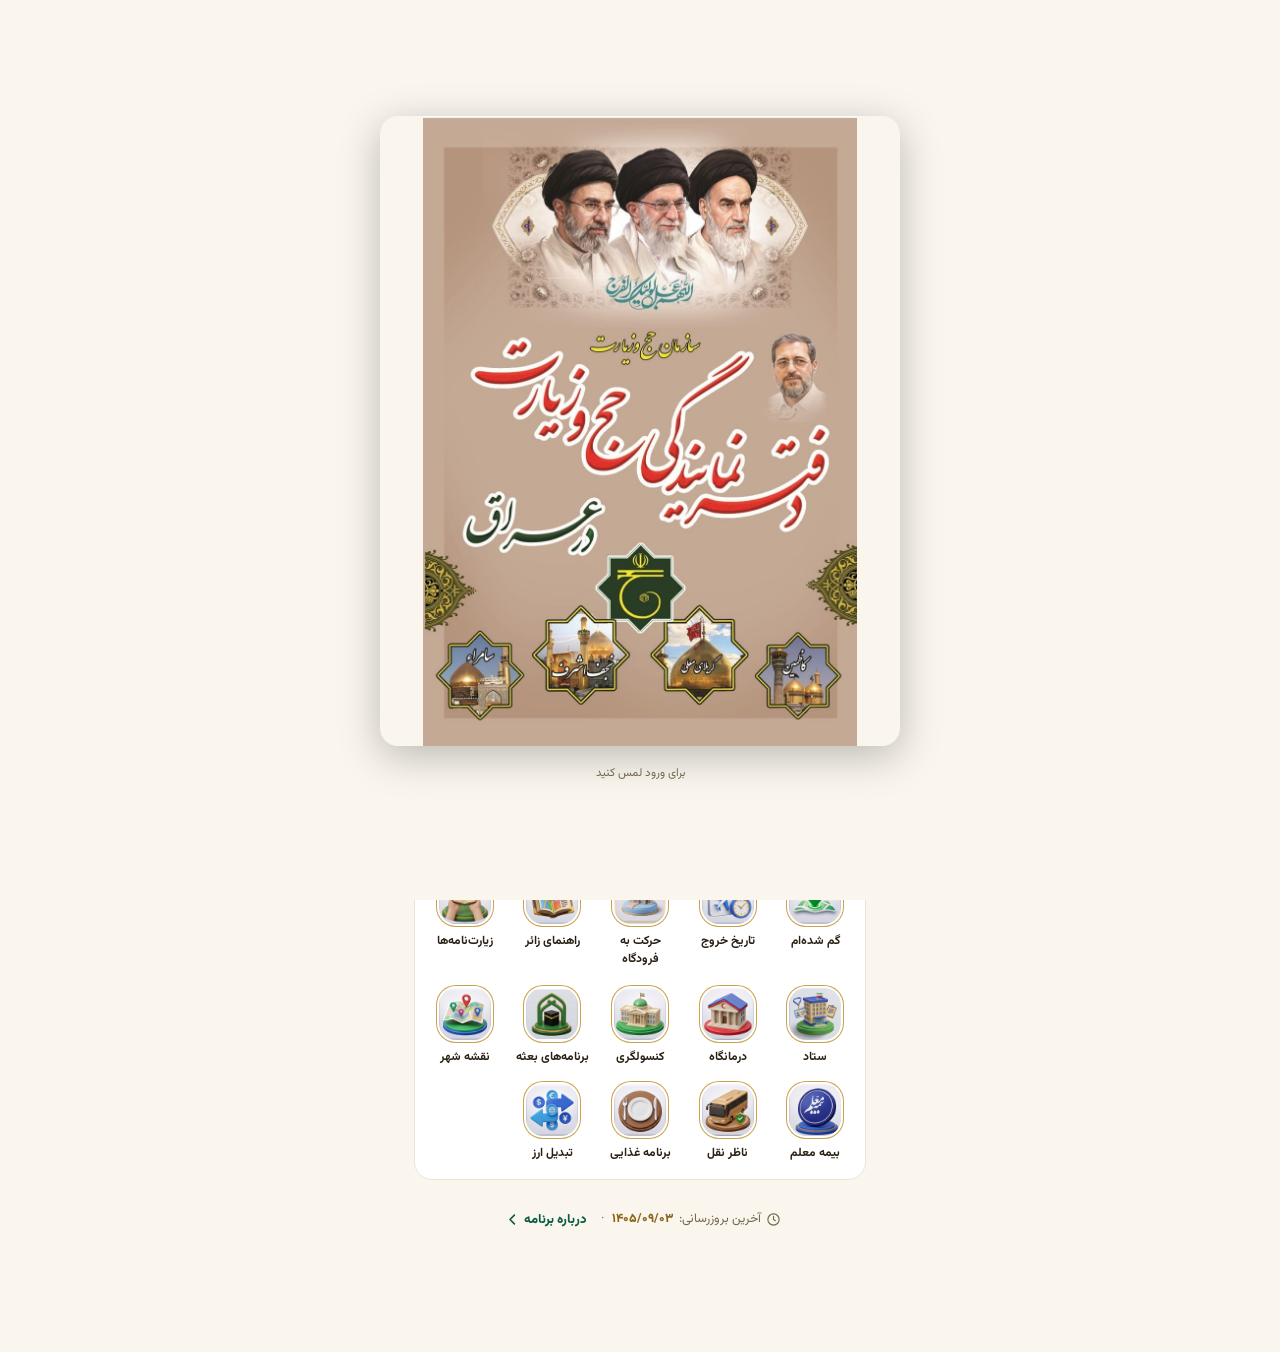
<file: index.html>
<!DOCTYPE html>
<html lang="fa" dir="rtl" data-theme="light">
<head>
  <meta charset="UTF-8">
  <meta name="viewport" content="width=device-width, initial-scale=1.0, user-scalable=no">
  <title>راهنمای کاروان | عراق</title>
  <meta name="description" content="راهنمای دیجیتال مدیران کاروان در عراق – ستادها، درمانگاه‌ها، شماره‌های تماس">
  <meta name="theme-color" content="#FAF6EE">
  <meta name="apple-mobile-web-app-capable" content="yes">
  <meta name="apple-mobile-web-app-status-bar-style" content="default">
  <meta name="apple-mobile-web-app-title" content="کاروان عراق">
  <link rel="manifest" href="manifest.json">
  <link rel="icon" type="image/png" href="app-icon-192.png">
  <link rel="apple-touch-icon" href="apple-touch-icon.png">
  <link rel="stylesheet" href="fonts/fonts.css">

  <style>
    /* ══════════════════════════════════════════
       طرح «معنوی و سنتی» — رنگ‌ها و اندازه‌ها
       همه کنتراست‌ها ≥ ۴٫۵ (بیشترشان ≥ ۶) در هر دو حالت
    ══════════════════════════════════════════ */
    :root {
      --bg:        #FAF6EE;
      --surface:   #F3ECDD;
      --card:      #FFFFFF;
      --card2:     #F7F0E2;
      --gold:      #0E5A44;   /* رنگ اصلی (سبز زمردی) — نام قدیمی برای سازگاری */
      --gold-l:    #147358;
      --gold-dim:  rgba(14,90,68,0.10);
      --gold-dim2: rgba(14,90,68,0.05);
      --pri-ink:   #0E5A44;   /* رنگ اصلی برای نوشته */
      --brass:     #8C6418;   /* طلایی برای نوشته */
      --brass-l:   #C9A24B;   /* طلایی تزئینی (خط و قاب) */
      --hdr-bg:    #0E5A44;
      --hdr-ink:   #FFF8E6;
      --emerald-l: #0E5A44;
      --ruby:      #B3261E;
      --ruby-l:    #B3261E;
      --blue-l:    #1C5C9E;
      --green-wa:  #128C4A;
      --c-hq:#0E5A44; --c-clinic:#B3261E; --c-consulate:#3B4592; --c-hotel:#7E5610; --c-ins:#1C5C9E; --c-transport:#944A04; --c-restaurant:#944A04; --c-parking:#17609E; --c-other:#55636B; --c-ziyarat:#00695C;
      --rgb-hq:14,90,68; --rgb-clinic:179,38,30; --rgb-consulate:59,69,146; --rgb-hotel:126,86,16; --rgb-ins:28,92,158; --rgb-transport:148,74,4; --rgb-restaurant:148,74,4; --rgb-parking:23,96,158; --rgb-other:85,99,107; --rgb-ziyarat:0,105,92;
      --i-hq:var(--c-hq); --i-clinic:var(--c-clinic); --i-consulate:var(--c-consulate); --i-hotel:var(--c-hotel); --i-ins:var(--c-ins); --i-transport:var(--c-transport); --i-restaurant:var(--c-restaurant); --i-parking:var(--c-parking); --i-other:var(--c-other); --i-ziyarat:var(--c-ziyarat);
      --text:      #2A2116;
      --muted:     #5E4F3A;
      --dim:       #75664D;
      --border:    #ECE5D5;
      --border-s:  #E0D6C1;
      --shadow:    0 1px 2px rgba(90,64,20,0.05);
      --seg:       rgba(120,96,48,0.09);
      --hdr-glass: rgba(250,246,238,0.88);
      --r:         18px;
      --r-sm:      12px;
      --font:      'Vazirmatn', sans-serif;
      --pat: url("data:image/svg+xml,%3Csvg xmlns='http://www.w3.org/2000/svg' width='48' height='48' viewBox='0 0 48 48'%3E%3Cg fill='none' stroke='%23C9A24B' stroke-opacity='.30' stroke-width='1'%3E%3Cpath d='M24 4l6 14 14 6-14 6-6 14-6-14-14-6 14-6z'/%3E%3Crect x='14' y='14' width='20' height='20' transform='rotate(45 24 24)'/%3E%3C/g%3E%3C/svg%3E");
    }
    [data-theme="dark"] {
      --bg:        #14110C;
      --surface:   #1E1A13;
      --card:      #1E1A13;
      --card2:     #2A241A;
      --gold:      #147358;
      --gold-l:    #1A8566;
      --gold-dim:  rgba(26,133,102,0.16);
      --gold-dim2: rgba(26,133,102,0.08);
      --pri-ink:   #8AB9AC;
      --brass:     #E2C27A;
      --brass-l:   #C9A24B;
      --hdr-bg:    #0B3B2D;
      --emerald-l: #8AB9AC;
      --ruby-l:    #DB9690;
      --blue-l:    #90B2CF;
      --green-wa:  #4CC38A;
      --c-hq:#147358; --c-clinic:#B72D22; --c-consulate:#4450A6; --c-hotel:#8A6012; --c-ins:#21649F; --c-transport:#9C5208; --c-restaurant:#9C5208; --c-parking:#1B66A3; --c-other:#5D6B73; --c-ziyarat:#00796B;
      --rgb-hq:20,115,88; --rgb-clinic:183,45,34; --rgb-consulate:68,80,166; --rgb-hotel:138,96,18; --rgb-ins:33,100,159; --rgb-transport:156,82,8; --rgb-restaurant:156,82,8; --rgb-parking:27,102,163; --rgb-other:93,107,115; --rgb-ziyarat:0,121,107;
      --i-hq:#8AB9AC; --i-clinic:#DB9690; --i-consulate:#A2A8D2; --i-hotel:#C4B088; --i-ins:#90B2CF; --i-transport:#CEA884; --i-restaurant:#CEA884; --i-parking:#8DB2D1; --i-other:#AEB5B9; --i-ziyarat:#80BCB5;
      --text:      #F4EBDA;
      --muted:     #C2B293;
      --dim:       #A39375;
      --border:    #342C1F;
      --border-s:  #43392A;
      --shadow:    0 1px 2px rgba(0,0,0,0.3);
      --seg:       rgba(255,240,210,0.07);
      --hdr-glass: rgba(20,17,12,0.88);
      --pat: url("data:image/svg+xml,%3Csvg xmlns='http://www.w3.org/2000/svg' width='48' height='48' viewBox='0 0 48 48'%3E%3Cg fill='none' stroke='%23C9A24B' stroke-opacity='.16' stroke-width='1'%3E%3Cpath d='M24 4l6 14 14 6-14 6-6 14-6-14-14-6 14-6z'/%3E%3Crect x='14' y='14' width='20' height='20' transform='rotate(45 24 24)'/%3E%3C/g%3E%3C/svg%3E");
    }

    *{margin:0;padding:0;box-sizing:border-box;-webkit-tap-highlight-color:transparent}
    button,input,select,textarea{font-family:var(--font)}
    html{scroll-behavior:smooth}
    body{
      font-family:var(--font);
      background:var(--bg);
      color:var(--text);
      min-height:100vh;
      overflow-x:hidden;
      line-height:1.7;
    }
    body::before{
      content:'';position:fixed;inset:0;pointer-events:none;z-index:0;
      background-image:var(--pat);background-size:96px 96px;opacity:.55;
    }
    :focus-visible{outline:3px solid var(--brass-l);outline-offset:2px}
    @media (prefers-reduced-motion:reduce){*,*::before,*::after{animation:none!important;transition:none!important;scroll-behavior:auto!important}}

    .app-wrapper{
      position:relative;z-index:1;
      max-width:480px;margin:0 auto;
      min-height:100vh;display:flex;flex-direction:column;
    }

    /* ── HEADER ── */
    .header{
      position:sticky;top:0;z-index:100;
      background:var(--hdr-glass);-webkit-backdrop-filter:blur(12px);backdrop-filter:blur(12px);
      color:var(--text);border-bottom:1px solid var(--border);
    }
    .header-inner{display:flex;align-items:center;justify-content:space-between;gap:10px;padding:10px 14px}
    .header-brand{display:flex;align-items:center;gap:10px;min-width:0;flex:1}
    .brand-icon{
      width:40px;height:40px;border-radius:12px;flex-shrink:0;
      background:var(--app-icon,url(app-icon-192.png)) center/cover,#0B3B2D;
      box-shadow:0 0 0 2px var(--card),0 0 0 3px var(--brass-l);font-size:0;color:transparent;
    }
    .brand-text{min-width:0}
    .brand-text h1{font-size:calc(17px * var(--fs,1));font-weight:900;color:var(--text);line-height:1.35;white-space:nowrap;overflow:hidden;text-overflow:ellipsis}
    .brand-text p{font-size:calc(11.5px * var(--fs,1));color:var(--muted);font-weight:500;line-height:1.5;white-space:nowrap;overflow:hidden;text-overflow:ellipsis}
    .header-actions{display:flex;gap:6px;align-items:center;flex-shrink:0}
    .icon-btn{
      width:42px;height:42px;border:1px solid var(--border-s);
      border-radius:12px;background:var(--card);color:var(--muted);font-family:var(--font);font-weight:800;
      cursor:pointer;display:flex;align-items:center;justify-content:center;
      font-size:calc(14px * var(--fs,1));transition:background .15s;
    }
    .icon-btn:active{background:var(--card2)}
    .icon-btn .ico{width:20px;height:20px}
    .ico{flex-shrink:0}
    .hajj-logo{
      width:42px;height:42px;border-radius:12px;object-fit:contain;
      background:#FFF8E6;border:1px solid var(--border-s);padding:5px;flex-shrink:0;
    }

    /* ── SEARCH ── */
    .search-wrap{padding:12px 14px 0}
    .search-box{
      display:flex;align-items:center;gap:9px;min-height:50px;
      background:var(--card);border:1px solid var(--border-s);
      border-radius:var(--r-sm);padding:0 14px;
      box-shadow:var(--shadow);transition:border-color .2s;
    }
    .search-box:focus-within{border-color:var(--gold)}
    .search-ico{font-size:calc(16px * var(--fs,1));color:var(--dim);flex-shrink:0}
    .search-box input{
      flex:1;border:none;background:transparent;min-width:0;
      font-family:var(--font);font-size:calc(14px * var(--fs,1));color:var(--text);
      outline:none;direction:rtl;
    }
    .search-box input::placeholder{color:var(--dim)}
    .search-clear{
      background:none;border:none;cursor:pointer;width:36px;height:36px;
      font-size:calc(14px * var(--fs,1));color:var(--dim);padding:0;display:none;
    }
    .search-clear.show{display:block}
    .search-results{
      display:none;margin:10px 14px 0;
      background:var(--card);border:1px solid var(--border-s);
      border-radius:var(--r);overflow:hidden;box-shadow:var(--shadow);
    }
    .search-results.show{display:block}
    .sr-header{
      padding:8px 14px;font-size:calc(12px * var(--fs,1));color:var(--brass);font-weight:800;
      border-bottom:1px solid var(--border);background:var(--card2);
    }
    .sr-empty{padding:16px;text-align:center;font-size:calc(13px * var(--fs,1));color:var(--dim)}

    /* ── INSTALL BANNER ── */
    .install-banner{
      display:none;margin:12px 14px 0;
      background:var(--card);border:1px solid var(--brass-l);border-radius:var(--r-sm);
      padding:10px 12px;align-items:center;gap:11px;box-shadow:var(--shadow);
    }
    .install-banner.show{display:flex}
    .install-text{flex:1;font-size:calc(12px * var(--fs,1));color:var(--muted);line-height:1.6}
    .install-text strong{display:block;font-size:calc(13.5px * var(--fs,1));color:var(--pri-ink);margin-bottom:1px}
    .install-btn{
      min-height:44px;padding:0 18px;background:var(--gold);color:#FFF;
      border:none;border-radius:10px;font-family:var(--font);
      font-size:calc(13px * var(--fs,1));font-weight:800;cursor:pointer;flex-shrink:0;
    }

    /* ── SECTION LABEL (مثلاً «برای همه شهرها») ── */
    .sec-lbl{display:flex;align-items:center;gap:10px;margin:22px 4px 10px;color:var(--brass);
      font-size:calc(12.5px * var(--fs,1));font-weight:800;justify-content:center}
    .sec-lbl::before,.sec-lbl::after{content:'';flex:1;height:1px}
    .sec-lbl::before{background:linear-gradient(270deg,var(--brass-l),transparent)}
    .sec-lbl::after{background:linear-gradient(90deg,var(--brass-l),transparent)}

    /* ── GLOBAL CARDS (insurance + transport) ── */
    .global-row{display:flex;flex-direction:column;gap:12px;margin-bottom:14px}
    .global-ins{
      --accent:var(--c-ins);--accent-rgb:var(--rgb-ins);--accent-ink:var(--i-ins);
      background:var(--card);border:1px solid var(--border);border-top:3px solid var(--accent);
      border-radius:var(--r);overflow:hidden;box-shadow:var(--shadow);
    }
    .global-ins.k-transport{--accent:var(--c-transport);--accent-rgb:var(--rgb-transport);--accent-ink:var(--i-transport)}
    .global-ins-head{
      display:flex;align-items:center;gap:10px;padding:10px 14px;
      border-bottom:1px solid var(--border);background:linear-gradient(0deg,transparent,var(--card2));
    }
    .global-ins-ico{
      width:36px;height:36px;border-radius:50%;flex-shrink:0;display:flex;align-items:center;justify-content:center;
      font-size:calc(17px * var(--fs,1));background:rgba(var(--accent-rgb),.12);
      box-shadow:0 0 0 2px var(--card),0 0 0 3px var(--brass-l);
    }
    .global-ins-ico.has-logo{width:46px;height:38px;border-radius:0;background:none;box-shadow:none}
    .global-ins-ico.has-logo img{width:100%;height:100%;object-fit:contain;display:block}
    .global-ins-title{font-size:calc(14px * var(--fs,1));font-weight:900;color:var(--accent-ink);line-height:1.5;flex:1}

    /* ── TABS ── */
    .tabs-wrap{
      position:sticky;top:62px;z-index:90;
      padding:10px 14px;margin-top:4px;background:var(--bg);
    }
    .tabs{display:flex;gap:6px;overflow-x:auto;scrollbar-width:none}
    .tabs::-webkit-scrollbar{display:none}
    .tab{
      flex:1 0 auto;min-height:46px;padding:6px 14px;border:1px solid var(--border-s);border-radius:12px;
      background:var(--card);color:var(--muted);
      font-family:var(--font);font-size:calc(13.5px * var(--fs,1));font-weight:800;
      cursor:pointer;transition:background .2s,color .2s;display:flex;flex-direction:column;
      align-items:center;justify-content:center;gap:0;line-height:1.35;white-space:nowrap;
    }
    .tab-icon{display:none}
    .tab.active{
      background:var(--gold);border-color:var(--gold);color:#FFFFFF;
      box-shadow:inset 0 -3px 0 var(--brass-l);
    }
    .tab-hidden{display:block;font-size:calc(10px * var(--fs,1));color:var(--c-clinic);font-weight:800}
    [data-theme="dark"] .tab-hidden{color:var(--i-clinic)}
    .tab.active .tab-hidden{color:#FFE0DC}

    /* ── CONTENT ── */
    .content{flex:1;padding:0 14px 110px}
    .city-sec{display:none}
    .city-sec.active{display:block;animation:fadeUp .25s ease}
    @keyframes fadeUp{from{opacity:0;transform:translateY(8px)}to{opacity:1;transform:translateY(0)}}

    /* ── CITY HERO (قاب طاقی) ── */
    .city-hero{
      margin:6px 5px 14px;padding:46px 16px 22px;min-height:210px;
      display:flex;flex-direction:column;justify-content:flex-end;align-items:center;
      background:var(--pat),linear-gradient(170deg,#0B3B2D 0%,#0E5A44 60%,#147358 100%);background-size:48px 48px,cover;
      border-radius:160px 160px var(--r) var(--r);text-align:center;position:relative;overflow:hidden;color:#fff;
      border:2px solid var(--brass-l);
      box-shadow:0 0 0 4px var(--bg),0 0 0 5px rgba(201,162,75,.55),0 10px 26px rgba(60,40,10,.18);
    }
    .city-hero.has-img{
      background:
        linear-gradient(180deg,rgba(10,28,20,.05) 15%,rgba(10,28,20,.78) 100%),
        var(--hero-img) var(--fx,50%) var(--fy,40%) / cover no-repeat,
        #0E5A44;
    }
    .city-hero.has-img .hero-skyline{display:none}
    .hero-skyline{position:absolute;left:0;right:0;bottom:0;width:100%;height:56px;fill:rgba(255,255,255,.10);pointer-events:none}
    .hero-name{
      font-size:calc(32px * var(--fs,1));font-weight:900;line-height:1.3;position:relative;z-index:1;
      color:#fff;text-shadow:0 2px 16px rgba(0,0,0,.55);
    }
    .hero-orn{display:flex;align-items:center;justify-content:center;gap:10px;margin:4px auto 6px;position:relative;z-index:1;color:#E8CF8F;font-size:calc(12px * var(--fs,1))}
    .hero-orn span{height:1px;width:52px;background:linear-gradient(90deg,transparent,rgba(232,207,143,.9))}
    .hero-orn span:last-child{background:linear-gradient(270deg,transparent,rgba(232,207,143,.9))}
    .hero-ar{font-size:calc(19px * var(--fs,1));font-weight:700;color:#F6E3AE;position:relative;z-index:1;line-height:1.5;text-shadow:0 1px 10px rgba(0,0,0,.6)}
    .hero-shrine{font-size:calc(12px * var(--fs,1));font-weight:500;color:rgba(255,255,255,.9);position:relative;z-index:1;line-height:1.8;margin-top:2px;text-shadow:0 1px 8px rgba(0,0,0,.6)}

    /* ── QUICK NAV ── */
    .quick-nav{display:flex;gap:8px;overflow-x:auto;margin-bottom:14px;padding:2px 1px 4px;scrollbar-width:none}
    .quick-nav::-webkit-scrollbar{display:none}
    .qn{
      flex:1 0 auto;display:flex;align-items:center;justify-content:center;gap:6px;
      padding:0 16px;min-height:44px;border-radius:100px;white-space:nowrap;
      border:1.5px solid var(--accent);background:var(--card);
      color:var(--accent-ink,var(--accent));font-family:var(--font);font-size:calc(13px * var(--fs,1));font-weight:800;cursor:pointer;
    }
    .qn:active{background:rgba(var(--accent-rgb),.14)}
    .qn .rc{width:18px;height:18px}
    .flash{animation:flash 1.1s ease}
    @keyframes flash{0%,60%{box-shadow:0 0 0 3px var(--accent,var(--gold))}100%{box-shadow:var(--shadow)}}
    .sec-card,.hotel-search-wrap{scroll-margin-top:var(--stick,150px)}
    .rc{display:block;width:22px;height:22px}

    /* ── CARDS ── */
    .sec-card{
      --accent:var(--c-hq);--accent-rgb:var(--rgb-hq);--accent-ink:var(--i-hq);
      background:var(--card);border:1px solid var(--border);border-top:3px solid var(--accent);
      border-radius:var(--r);margin-bottom:14px;overflow:hidden;box-shadow:var(--shadow);
    }
    .k-hq{--accent:var(--c-hq);--accent-rgb:var(--rgb-hq);--accent-ink:var(--i-hq)}
    .k-clinic{--accent:var(--c-clinic);--accent-rgb:var(--rgb-clinic);--accent-ink:var(--i-clinic)}
    .k-consulate{--accent:var(--c-consulate);--accent-rgb:var(--rgb-consulate);--accent-ink:var(--i-consulate)}
    .k-hotel{--accent:var(--c-hotel);--accent-rgb:var(--rgb-hotel);--accent-ink:var(--i-hotel)}
    .k-ins{--accent:var(--c-ins);--accent-rgb:var(--rgb-ins);--accent-ink:var(--i-ins)}
    .k-transport{--accent:var(--c-transport);--accent-rgb:var(--rgb-transport);--accent-ink:var(--i-transport)}
    .k-restaurant{--accent:var(--c-restaurant);--accent-rgb:var(--rgb-restaurant);--accent-ink:var(--i-restaurant)}
    .k-parking{--accent:var(--c-parking);--accent-rgb:var(--rgb-parking);--accent-ink:var(--i-parking)}
    .k-ziyarat{--accent:var(--c-ziyarat);--accent-rgb:var(--rgb-ziyarat);--accent-ink:var(--i-ziyarat)}
    .k-other{--accent:var(--c-other);--accent-rgb:var(--rgb-other);--accent-ink:var(--i-other)}
    .sec-head{
      display:flex;align-items:center;gap:12px;padding:13px 15px;
      border-bottom:1px solid var(--border);
      background:linear-gradient(0deg,transparent,var(--card2));
    }
    .sec-ico{
      width:40px;height:40px;border-radius:50%;
      display:flex;align-items:center;justify-content:center;font-size:calc(18px * var(--fs,1));flex-shrink:0;
      background:rgba(var(--accent-rgb),.12);box-shadow:0 0 0 3px var(--card),0 0 0 4px var(--brass-l);
    }
    .ico-hotel{background:rgba(var(--rgb-hotel),.14)}
    .sec-info{flex:1;min-width:0}
    .sec-info h3{font-size:calc(16px * var(--fs,1));font-weight:900;color:var(--text);line-height:1.5}
    .badge{font-size:calc(11.5px * var(--fs,1));padding:1px 10px;border-radius:100px;font-weight:800;border:1px solid;flex-shrink:0;white-space:nowrap}
    .badge-acc,.badge-hotel{background:transparent;color:var(--brass);border-color:var(--brass-l)}

    /* ── HOTEL SEARCH BOX ── */
    .hotel-search-wrap{
      background:var(--card);border:1px solid var(--border);
      border-radius:var(--r);margin-bottom:14px;overflow:visible;border-top:3px solid var(--c-hotel);
      box-shadow:var(--shadow);position:relative;
    }
    .hotel-search-head{
      display:flex;align-items:center;gap:12px;padding:13px 15px;
      border-bottom:1px solid var(--border);
      background:linear-gradient(0deg,transparent,var(--card2));
      border-radius:var(--r) var(--r) 0 0;
    }
    .hotel-search-input-wrap{
      display:flex;align-items:center;gap:9px;min-height:50px;
      margin:12px 14px;padding:0 14px;border:1px solid var(--border-s);border-radius:var(--r-sm);background:var(--bg);
    }
    .hotel-search-input-wrap:focus-within{border-color:var(--c-hotel)}
    .hotel-search-ico{font-size:calc(16px * var(--fs,1));color:var(--dim);flex-shrink:0}
    .hotel-search-input{
      flex:1;border:none;background:transparent;min-width:0;
      font-family:var(--font);font-size:calc(14px * var(--fs,1));color:var(--text);
      outline:none;direction:rtl;
    }
    .hotel-search-input::placeholder{color:var(--dim)}
    .hotel-search-clear{
      background:none;border:none;cursor:pointer;width:36px;height:36px;
      font-size:calc(14px * var(--fs,1));color:var(--dim);padding:0;display:none;
    }
    .hotel-search-clear.show{display:block}
    .hotel-dropdown{display:none;border-top:1px solid var(--border)}
    .hotel-dropdown.show{display:block}
    .hotel-drop-item{
      display:flex;align-items:center;gap:12px;min-height:64px;
      padding:10px 15px;cursor:pointer;transition:background .15s;
      border-bottom:1px solid var(--border);
    }
    .hotel-drop-item:last-child{border-bottom:none}
    .hotel-drop-item:active{background:var(--card2)}
    .hotel-drop-name{font-size:calc(14.5px * var(--fs,1));font-weight:800;color:var(--text);line-height:1.5}
    .hotel-drop-sub{font-size:calc(12px * var(--fs,1));color:var(--dim);margin-top:1px}
    .hotel-list-cap{padding:10px 15px 2px;font-size:calc(12px * var(--fs,1));color:var(--brass);font-weight:800}
    .hotel-more{padding:12px 15px;text-align:center;font-size:calc(13.5px * var(--fs,1));font-weight:800;color:var(--i-hotel);cursor:pointer;border-top:1px solid var(--border)}
    .hotel-more small{font-weight:500;color:var(--dim);font-size:calc(12px * var(--fs,1))}
    .hotel-empty{padding:16px;text-align:center;font-size:calc(13px * var(--fs,1));color:var(--dim)}

    /* ── HOTEL DETAIL (expanded) ── */
    .hotel-detail{display:none;border-top:1px solid var(--border)}
    .hotel-detail.show{display:block}
    .hotel-detail-head{
      display:flex;align-items:center;gap:10px;
      padding:12px 15px;border-bottom:1px solid var(--border);
      background:rgba(var(--rgb-hotel),.07);
    }
    .hotel-detail-back{
      background:var(--card);border:1px solid var(--border-s);border-radius:10px;
      width:40px;height:40px;cursor:pointer;color:var(--muted);
      display:flex;align-items:center;justify-content:center;flex-shrink:0;
    }
    .hotel-detail-back svg,.chev{width:18px;height:18px;fill:none;stroke:currentColor;stroke-width:2.6;stroke-linecap:round;stroke-linejoin:round;display:block}
    .hotel-detail-name{flex:1;font-size:calc(15px * var(--fs,1));font-weight:900;color:var(--text);line-height:1.5}
    .hotel-card-img-btn{
      display:flex;align-items:center;gap:8px;min-height:50px;
      padding:10px 15px;border-bottom:1px solid var(--border);
      background:none;border-top:none;border-left:none;border-right:none;
      width:100%;cursor:pointer;font-family:var(--font);
      color:var(--text);font-size:calc(13.5px * var(--fs,1));font-weight:700;
      transition:background .15s;text-align:right;
    }
    .hotel-card-img-btn:active{background:var(--card2)}
    .hotel-card-img-btn span{flex:0 0 auto}
    .hotel-card-img-btn .hc-txt{flex:1;white-space:nowrap;overflow:hidden;text-overflow:ellipsis}
    .hotel-card-img-btn .chev{color:var(--dim)}
    .hotel-thumb{width:52px;height:52px;border-radius:12px;object-fit:cover;flex-shrink:0;border:1px solid var(--border);background:var(--card2)}
    .hotel-thumb.lg{width:56px;height:56px;cursor:zoom-in}

    /* ── PHOTO LIGHTBOX ── */
    .photo-overlay{position:fixed;inset:0;background:rgba(0,0,0,.9);z-index:260;display:none;
      align-items:center;justify-content:center;padding:18px;cursor:zoom-out}
    .photo-overlay.open{display:flex}
    .photo-box{text-align:center;animation:zoomIn .22s ease;max-width:100%}
    .photo-box img{max-width:94vw;max-height:78vh;border-radius:18px;box-shadow:0 12px 50px rgba(0,0,0,.6);display:block;margin:0 auto}
    .photo-cap{margin-top:14px;color:#fff;font-size:calc(15px * var(--fs,1));font-weight:700}
    @keyframes zoomIn{from{opacity:0;transform:scale(.8)}to{opacity:1;transform:scale(1)}}

    /* ── HOTEL GALLERY ── */
    .card-img-wrap{position:relative}
    .gal{display:flex;overflow-x:auto;scroll-snap-type:x mandatory;width:100%;scrollbar-width:none;-webkit-overflow-scrolling:touch}
    .gal::-webkit-scrollbar{display:none}
    .gal img{flex:0 0 100%;width:100%;max-height:68vh;object-fit:contain;scroll-snap-align:center;border-radius:0;background:#111}
    .gal-nav{position:absolute;top:50%;transform:translateY(-50%);width:44px;height:44px;border-radius:50%;border:none;
      background:rgba(0,0,0,.5);color:#fff;cursor:pointer;display:flex;align-items:center;justify-content:center;padding:0}
    .gal-nav svg{width:22px;height:22px;fill:none;stroke:#fff;stroke-width:3;stroke-linecap:round;stroke-linejoin:round;display:block;margin:auto}
    .gal-prev{right:8px}.gal-next{left:8px}
    .gal-dots{position:absolute;bottom:10px;left:0;right:0;display:flex;justify-content:center;gap:6px;pointer-events:none}
    .gal-dots span{width:8px;height:8px;border-radius:50%;background:rgba(255,255,255,.45)}
    .gal-dots span.on{background:#fff;transform:scale(1.25)}
    .gal-count{position:absolute;top:10px;right:10px;background:rgba(0,0,0,.55);color:#fff;font-size:12px;font-weight:700;padding:3px 10px;border-radius:100px}

    /* ── BUSINESS CARD MODAL ── */
    .card-overlay{
      position:fixed;inset:0;background:rgba(0,0,0,.88);
      z-index:252;display:none;align-items:center;justify-content:center;
      padding:20px;
    }
    .card-overlay.open{display:flex}
    .card-modal{
      background:var(--card);border:1px solid var(--brass-l);
      border-radius:var(--r);width:100%;max-width:440px;
      padding:16px;animation:fadeUp .25s ease;
    }
    .card-modal-header{display:flex;align-items:center;justify-content:space-between;gap:10px;margin-bottom:12px}
    .card-modal-title{font-size:calc(15px * var(--fs,1));font-weight:900;color:var(--text)}
    .card-modal-close{
      width:42px;height:42px;border-radius:12px;border:1px solid var(--border-s);flex-shrink:0;
      background:var(--card2);color:var(--muted);cursor:pointer;
      display:flex;align-items:center;justify-content:center;font-size:calc(15px * var(--fs,1));
    }
    .card-img-wrap{
      border-radius:12px;overflow:hidden;background:#111;
      display:flex;align-items:center;justify-content:center;min-height:180px;
    }
    .card-img-wrap img{width:100%;height:auto;display:block}
    .card-img-placeholder{padding:30px;text-align:center;color:var(--dim);font-size:calc(13px * var(--fs,1));line-height:2}

    .addr-row{
      display:flex;align-items:flex-start;gap:10px;
      padding:12px 15px;border-bottom:1px solid var(--border);
    }
    .addr-ico{
      width:30px;height:30px;border-radius:50%;background:rgba(var(--accent-rgb,14,90,68),.12);
      display:flex;align-items:center;justify-content:center;font-size:calc(14px * var(--fs,1));flex-shrink:0;margin-top:1px;
    }
    .addr-lbl{font-size:calc(12px * var(--fs,1));color:var(--dim);font-weight:600;margin-bottom:1px}
    .addr-txt{font-size:calc(14px * var(--fs,1));color:var(--text);line-height:1.8}

    .map-row{display:flex;gap:8px;padding:10px 15px;border-bottom:1px solid var(--border)}
    .map-btn{
      flex:1;padding:0 6px;min-height:48px;border-radius:12px;border:1px solid var(--border-s);
      background:var(--card);color:var(--text);font-family:var(--font);font-size:calc(13px * var(--fs,1));font-weight:700;
      cursor:pointer;display:flex;align-items:center;justify-content:center;
      gap:5px;text-decoration:none;transition:background .15s;white-space:nowrap;
    }
    .map-btn:active{background:var(--card2)}
    .map-route{flex:1.5;border-color:var(--accent,var(--gold));background:var(--accent,var(--gold));color:#fff;font-weight:900}
    .map-route:active{background:var(--accent,var(--gold));opacity:.85}

    /* ── CONTACTS ── */
    .divider-lbl{
      padding:10px 15px 4px;font-size:calc(12px * var(--fs,1));color:var(--brass);font-weight:800;
      border-top:1px solid var(--border);
    }
    /* اگر جا کم باشد (گوشی کوچک یا نوشته درشت) دکمه‌ها به خط بعد می‌روند تا شماره هیچ‌وقت فشرده نشود */
    .c-item{
      display:flex;align-items:center;flex-wrap:wrap;gap:10px 12px;
      padding:12px 15px;border-bottom:1px solid var(--border);
    }
    .c-item:last-child{border-bottom:none}
    .c-avatar{
      width:50px;height:50px;border-radius:50%;padding:0;overflow:hidden;
      background:rgba(var(--accent-rgb,14,90,68),.10);border:2px solid var(--accent,var(--gold));color:var(--accent-ink,var(--gold));
      display:flex;align-items:center;justify-content:center;flex-shrink:0;
    }
    .c-avatar svg{width:24px;height:24px;display:block}
    button.c-avatar{cursor:zoom-in;font-family:var(--font)}
    .c-avatar img{width:100%;height:100%;object-fit:cover;display:block}
    .c-info{flex:1 1 0;min-width:min-content}
    .c-role{font-size:calc(12.5px * var(--fs,1));color:var(--accent-ink,var(--muted));font-weight:700;line-height:1.5}
    .c-name{font-size:calc(13.5px * var(--fs,1));color:var(--text);font-weight:800;line-height:1.5}
    /* لمس شماره = کپی */
    .c-phone{display:inline-flex;align-items:center;gap:6px;font-family:var(--font);font-size:calc(18.5px * var(--fs,1));font-weight:900;color:var(--text);
      direction:ltr;letter-spacing:.3px;line-height:1.4;background:none;border:none;padding:2px 0;cursor:copy;white-space:nowrap}
    .c-phone svg{width:15px!important;height:15px!important;color:var(--dim);flex-shrink:0}
    .c-phone.done,.c-phone.done svg{color:var(--pri-ink)}
    .c-acts{display:flex;gap:6px;flex-shrink:0;margin-inline-start:auto}
    .act{
      width:46px;height:46px;border-radius:14px;border:1px solid var(--border-s);
      background:var(--card);cursor:pointer;display:flex;align-items:center;color:var(--muted);
      justify-content:center;text-decoration:none;transition:background .15s;
    }
    .act-call{background:var(--accent,var(--gold));border-color:var(--accent,var(--gold));color:#fff}
    .act-call:active{opacity:.85}
    .act-wa{color:var(--green-wa)}
    .act-wa:active{background:var(--card2)}
    .wa-icon{width:22px;height:22px;display:block}
    @media (max-width:370px){.c-item{gap:9px;padding:12px}.c-acts{gap:5px}.act{width:44px;height:44px}.c-avatar{width:44px;height:44px}}

    /* ── BOTTOM BAR (تماس اضطراری) ── */
    .bot-bar{
      position:fixed;bottom:0;left:50%;transform:translateX(-50%);
      width:100%;max-width:480px;z-index:100;
      padding:10px 12px max(10px,env(safe-area-inset-bottom));
      background:var(--hdr-glass);-webkit-backdrop-filter:blur(12px);backdrop-filter:blur(12px);border-top:1px solid var(--border);
    }
    .bot-inner{display:flex;gap:8px}
    .bot-btn{
      flex:1;min-height:52px;padding:0 10px;border-radius:14px;border:none;text-decoration:none;
      font-family:var(--font);font-size:calc(14px * var(--fs,1));font-weight:900;color:#fff;
      cursor:pointer;display:flex;align-items:center;justify-content:center;gap:8px;white-space:nowrap;
    }
    .bot-btn svg{width:20px;height:20px;flex-shrink:0}
    .bot-btn:active{opacity:.85}
    .bot-btn.sos-hq{background:var(--c-hq)}
    .bot-btn.sos-clinic{background:var(--c-clinic)}
    .bot-btn.more{flex:0 0 52px;padding:0;background:var(--card2);color:var(--text);border:1px solid var(--border-s)}
    .bot-btn.wide{background:var(--gold)}

    /* ── MODAL / QR / MORE ── */
    .overlay{
      position:fixed;inset:0;background:rgba(0,0,0,.6);
      z-index:252;display:none;align-items:flex-end;justify-content:center;
    }
    .overlay.open{display:flex}
    .modal{
      background:var(--card);border-top:2px solid var(--brass-l);
      border-radius:24px 24px 0 0;width:100%;max-width:480px;
      padding:16px 18px max(18px,env(safe-area-inset-bottom));
      animation:slideUp .25s ease;
      /* وقتی گزینه‌ها از ارتفاع صفحه بیشتر است (مثلاً مرورگر کامپیوتر)، داخل پنجره اسکرول شود */
      max-height:90vh;max-height:90dvh;overflow-y:auto;overscroll-behavior:contain;
      scrollbar-width:thin;scrollbar-color:var(--brass-l) transparent;
    }
    .modal::-webkit-scrollbar{width:8px}.modal::-webkit-scrollbar-thumb{background:var(--brass-l);border-radius:8px}
    @keyframes slideUp{from{transform:translateY(100%)}to{transform:translateY(0)}}
    .modal-handle{width:40px;height:4px;background:var(--border-s);border-radius:2px;margin:0 auto 14px}
    .modal-title{font-size:calc(16px * var(--fs,1));font-weight:900;color:var(--text);text-align:center;margin-bottom:14px}
    .qr-wrap{display:flex;justify-content:center;padding:16px;background:#fff;border-radius:14px;margin-bottom:12px}
    .qr-url{text-align:center;font-size:calc(12px * var(--fs,1));color:var(--muted);direction:ltr;word-break:break-all;margin-bottom:14px}
    .sheet-btn{
      display:flex;align-items:center;gap:12px;width:100%;min-height:54px;padding:0 16px;margin-bottom:8px;
      border-radius:14px;border:1px solid var(--border-s);background:var(--card2);color:var(--text);
      font-family:var(--font);font-size:calc(14.5px * var(--fs,1));font-weight:800;cursor:pointer;text-align:right;
    }
    .sheet-btn span{font-size:calc(20px * var(--fs,1))}
    .sheet-btn:active{background:var(--gold-dim)}
    .vw-lbl{font-size:calc(12.5px * var(--fs,1));font-weight:800;color:var(--brass);margin:14px 4px 8px}
    .vw-opts{display:grid;grid-template-columns:repeat(auto-fit,minmax(90px,1fr));gap:8px}
    .vw-opts button{min-height:56px;padding:8px 6px;border-radius:14px;border:1.5px solid var(--border-s);background:var(--card);color:var(--text);cursor:pointer;line-height:1.5}
    .vw-opts button small{display:block;font-size:12px;color:var(--muted);font-weight:700}
    .vw-opts button.on{border-color:var(--gold);background:var(--gold-dim);color:var(--pri-ink)}
    .modal-close{
      width:100%;min-height:50px;border-radius:14px;border:1px solid var(--border-s);
      background:var(--card);color:var(--muted);font-family:var(--font);
      font-size:calc(14px * var(--fs,1));font-weight:700;cursor:pointer;
    }

    /* ── TOAST ── */
    .toast{
      position:fixed;bottom:96px;left:50%;
      transform:translateX(-50%) translateY(16px);
      background:var(--text);color:var(--bg);
      border-radius:100px;padding:10px 20px;
      font-size:calc(13px * var(--fs,1));font-weight:800;
      box-shadow:var(--shadow);opacity:0;transition:all .25s;
      z-index:300;pointer-events:none;width:max-content;max-width:calc(100% - 32px);text-align:center;line-height:1.7;
    }
    .toast.show{opacity:1;transform:translateX(-50%) translateY(0)}

    /* ── FOOTER ── */
    .foot-mini{display:flex;flex-wrap:wrap;align-items:center;justify-content:center;gap:4px 8px;margin:18px 0 0;
      font-size:calc(12.5px * var(--fs,1));color:var(--dim);text-align:center}
    .foot-mini strong{color:var(--brass);font-weight:800}
    .foot-mini button{display:inline-flex;align-items:center;gap:4px;min-height:44px;padding:0 6px;border:none;background:none;cursor:pointer;
      font-family:var(--font);font-size:calc(13px * var(--fs,1));font-weight:800;color:var(--pri-ink)}
    .foot-mini .chev{width:15px;height:15px}
    .foot-mini .fm-up{display:inline-flex;align-items:center;gap:5px}
    .foot-mini .fm-up .ico{width:15px;height:15px}

    /* ── ABOUT (درباره برنامه) ── */
    .about{max-height:90vh;overflow-y:auto;text-align:center;overscroll-behavior:contain}
    .about-head{display:flex;flex-direction:column;align-items:center;gap:6px;margin-bottom:14px}
    .about-icon{width:72px;height:72px;border-radius:20px;background:var(--app-icon,url(app-icon-192.png)) center/cover,#0B3B2D;
      box-shadow:0 0 0 3px var(--card),0 0 0 4px var(--brass-l),0 6px 18px rgba(60,40,10,.2)}
    .about-name{font-size:calc(19px * var(--fs,1));font-weight:900;color:var(--text);line-height:1.4;margin-top:6px}
    .about-sub{font-size:calc(13px * var(--fs,1));color:var(--muted);line-height:1.7}
    .footer{position:relative;margin:18px 0 14px;background:var(--card2);border:1px solid var(--border);
      border-radius:var(--r);padding:22px 14px 14px;text-align:center}
    .footer::before{content:'✦';position:absolute;top:-13px;left:50%;transform:translateX(-50%);width:26px;height:26px;line-height:26px;
      border-radius:50%;background:var(--card);color:var(--brass-l);font-size:14px;border:1px solid var(--brass-l)}
    .about-acts{display:grid;grid-template-columns:1fr 1fr;gap:8px;margin-bottom:8px}
    .about-acts .sheet-btn{margin:0;justify-content:center}
    .footer-bismillah{font-size:calc(16px * var(--fs,1));color:var(--pri-ink);font-weight:800;margin-bottom:10px;line-height:1.9}
    .footer-text{font-size:calc(13px * var(--fs,1));color:var(--muted);line-height:2;margin-bottom:6px}
    .footer-text strong{color:var(--pri-ink);font-weight:800}
    .footer-bold{font-size:calc(13.5px * var(--fs,1));color:var(--pri-ink);font-weight:800;line-height:2;margin-bottom:6px}
    .footer-update{margin-top:12px;font-size:calc(12px * var(--fs,1));color:var(--dim)}
    .footer-update strong{color:var(--brass);font-weight:800}
    .footer-admin{display:inline-flex;align-items:center;min-height:40px;margin-top:12px;padding:0 16px;font-size:calc(12px * var(--fs,1));color:var(--dim);text-decoration:none;
      border:1px dashed var(--border-s);border-radius:100px}
    .footer-divider{height:1px;background:linear-gradient(90deg,transparent,var(--brass-l),transparent);margin:12px 0}

    ::-webkit-scrollbar{width:3px}
    ::-webkit-scrollbar-thumb{background:var(--border-s);border-radius:3px}
  </style>
</head>
<body>
<div class="app-wrapper">

  <!-- HEADER -->
  <header class="header" role="banner">
    <div class="header-inner">
      <div class="header-brand">
        <div class="brand-icon" aria-hidden="true">
                                                🕌
      </div>
        <div class="brand-text">
          <h1 id="appTitle">راهنمای کاروان عراق</h1>
          <p id="appSub">ستادها، درمانگاه‌ها و شماره‌های تماس</p>
        </div>
      </div>
      <div class="header-actions">
        <button class="icon-btn" id="fsBtn" aria-label="اندازه و نوع قلم" title="اندازه و نوع قلم">Aa</button>
        <button class="icon-btn" id="themeBtn" aria-label="فعال کردن حالت تیره"></button>
        <img src="hajj-logo.png" class="hajj-logo" alt="سازمان حج و زیارت" title="سازمان حج و زیارت"
             onerror="this.style.display='none'">
      </div>
    </div>
  </header>

  <!-- SEARCH (در صفحه «جستجو» نمایش داده می‌شود) -->
  <div id="searchPark" style="display:none">
  <div class="search-wrap" role="search">
    <div class="search-box">
      <span class="search-ico" aria-hidden="true">🔍</span>
      <input type="search" id="searchInput" placeholder="جستجوی شماره یا نقش..." aria-label="جستجوی شماره تماس">
      <button class="search-clear" id="searchClear" aria-label="پاک کردن جستجو">✕</button>
    </div>
  </div>
  <div class="search-results" id="searchResults" role="region" aria-label="نتایج جستجو">
    <div class="sr-header">نتایج جستجو</div>
    <div id="srBody"></div>
  </div>
  </div>

  <!-- INSTALL BANNER -->
  <div class="install-banner" id="installBanner" role="complementary" aria-label="نصب برنامه">
    <span aria-hidden="true" style="font-size:20px">📲</span>
    <div class="install-text">
      <strong>نصب روی گوشی</strong>
      بدون اینترنت هم کار می‌کند
    </div>
    <button class="install-btn" id="installBtn">نصب</button>
  </div>
  
  <!-- CONTENT (rendered by JS) -->
  <main class="content" id="mainContent"></main>

  <!-- BOTTOM BUTTONS -->
  <div class="bot-bar">
    <nav id="sosBar" aria-label="منوی اصلی"></nav>
  </div>

</div><!-- /app-wrapper -->

<!-- PHOTO LIGHTBOX -->
<div class="photo-overlay" id="photoOverlay" onclick="closePhoto()" role="dialog" aria-modal="true" aria-label="نمایش تصویر">
  <div class="photo-box"><img id="photoImg" alt=""><div class="photo-cap" id="photoCap"></div></div>
</div>

<!-- BUSINESS CARD MODAL -->
<div class="card-overlay" id="cardOverlay" role="dialog" aria-modal="true" aria-label="کارت ویزیت هتل">
  <div class="card-modal">
    <div class="card-modal-header">
      <div class="card-modal-title" id="cardModalTitle">کارت ویزیت هتل</div>
      <button class="card-modal-close" onclick="closeCardModal()" aria-label="بستن">✕</button>
    </div>
    <div class="card-img-wrap" id="cardImgWrap"></div>
  </div>
</div>

<!-- QR MODAL -->
<div class="overlay" id="qrOverlay" role="dialog" aria-modal="true" aria-label="QR کد برنامه">
  <div class="modal">
    <div class="modal-handle" aria-hidden="true"></div>
    <div class="modal-title">📱 QR کد برنامه</div>
    <div class="qr-wrap"><div id="qrcode"></div></div>
    <p class="qr-url" id="qrUrl"></p>
    <button class="modal-close" onclick="closeQR()">بستن</button>
  </div>
</div>

<!-- MORE SHEET -->
<div class="overlay" id="viewOverlay" role="dialog" aria-modal="true" aria-label="تنظیم نمایش">
  <div class="modal">
    <div class="modal-handle" aria-hidden="true"></div>
    <div class="modal-title">تنظیم نمایش</div>
    <div class="vw-lbl">اندازه نوشته</div>
    <div class="vw-opts" id="vwFs"></div>
    <div class="vw-lbl">نوع قلم</div>
    <div class="vw-opts" id="vwFont"></div>
    <button class="modal-close" onclick="closeView()">بستن</button>
  </div>
</div>

<div class="overlay" id="moreOverlay" role="dialog" aria-modal="true" aria-label="گزینه‌های بیشتر">
  <div class="modal">
    <div class="modal-handle" aria-hidden="true"></div>
    <div class="modal-title">گزینه‌های بیشتر</div>
    <button class="sheet-btn" onclick="closeMore();shareApp()"><span aria-hidden="true">🔗</span>اشتراک‌گذاری برنامه</button>
    <button class="sheet-btn" onclick="closeMore();showQR()"><span aria-hidden="true">📱</span>QR کد برنامه</button>
    <button class="sheet-btn" onclick="openAbout()"><span aria-hidden="true">ℹ️</span>درباره برنامه</button>
    <button class="sheet-btn" onclick="closeMore();openNotices()"><span aria-hidden="true">📢</span>اطلاعیه‌ها</button>
    <button class="sheet-btn" onclick="openBale()"><span aria-hidden="true">📩</span>اطلاعیه‌ها در بله</button>
    <button class="sheet-btn" id="moreZy" onclick="openZyarat()"><span aria-hidden="true">📿</span>زیارت‌نامه‌ها</button>
    <button class="sheet-btn" onclick="closeMore();openAzan()"><span aria-hidden="true">🕌</span>اوقات شرعی</button>
    <button class="sheet-btn" onclick="closeMore();openGuide()"><span aria-hidden="true">📘</span>راهنمای زائر</button>
    <button class="sheet-btn" onclick="closeMore();openToday()"><span aria-hidden="true">🌤️</span>هوا و ساعت</button>
    <button class="sheet-btn" onclick="closeMore();openStay()"><span aria-hidden="true">📅</span>تاریخ خروج از عراق</button>
    <button class="sheet-btn" onclick="closeMore();openFlight()"><span aria-hidden="true">✈️</span>ساعت حرکت به فرودگاه</button>
    <button class="sheet-btn" onclick="closeMore();openCurrency()"><span aria-hidden="true">💱</span>تبدیل دینار و تومان</button>
    <button class="sheet-btn" onclick="closeMore();openLost()"><span aria-hidden="true">🆘</span>گم شده‌ام (کارت آدرس هتل)</button>
    <button class="sheet-btn" onclick="openMyReminders()"><span aria-hidden="true">⏰</span>یادآوری‌های من</button>
    <button class="sheet-btn" id="moreMgr" onclick="openMgr()"><span aria-hidden="true">🔐</span>ورود مدیران کاروان</button>
    <button class="sheet-btn" id="moreInstall" style="display:none" onclick="closeMore();document.getElementById('installBtn').click()"><span aria-hidden="true">📲</span>نصب روی گوشی</button>
    <button class="modal-close" onclick="closeMore()">بستن</button>
  </div>
</div>

<!-- ABOUT SHEET -->
<div class="overlay" id="aboutOverlay" role="dialog" aria-modal="true" aria-labelledby="aboutTitle" onclick="if(event.target===this)closeAbout()">
  <div class="modal about" id="aboutBox"></div>
</div>

<!-- TOAST -->
<div class="toast" id="toast" role="status" aria-live="polite"></div>

<!-- DATA FILE (must come before main script) -->
<script src="data.js"></script>
<script src="version.js"></script>
<script src="icons.js"></script>
<script src="jdp.js"></script>
<script src="food.js"></script>
<script src="map-viewer.js"></script>
<script src="banner.js"></script>
<script src="prayer.js"></script>
<script src="besat.js"></script>
<script src="reminder.js"></script>
<script src="home.js"></script>
<script src="emergency.js"></script>
<script src="zyarat.js"></script>
<script src="wa.js"></script>
<script src="lost.js"></script>
<script src="azan.js"></script>
<script src="notice.js"></script>
<script src="currency.js"></script>
<script src="stay.js"></script>
<script src="today.js"></script>
<script src="guide.js"></script>
<script src="reviews.js"></script>
<script src="stats.js"></script>
<script src="bale.js"></script>
<script src="flight-def.js"></script>
<script src="flight.js"></script>
<script src="mgr.js"></script>
<script src="mgr-lost.js"></script>
<script src="food-today.js"></script>

<script>
/* ══════════════════════════════════════════
   PREVIEW (پیش‌نمایش مدیر) + نمایش بخش‌های پنهان برای مدیر
══════════════════════════════════════════ */
const PREVIEW = new URLSearchParams(location.search).has('preview');
let IS_ADMIN_DEVICE = false;
try {
  IS_ADMIN_DEVICE = !!(sessionStorage.getItem('caravan-admin-token') || localStorage.getItem('caravan-admin-token'));
  if (!sessionStorage.getItem('caravan-admin-token') && localStorage.getItem('caravan-admin-token')) {
    sessionStorage.setItem('caravan-admin-token', localStorage.getItem('caravan-admin-token'));
  }
  localStorage.removeItem('caravan-admin-token');
} catch (e) {}
const SHOW_HIDDEN = PREVIEW || IS_ADMIN_DEVICE;
/* هتل‌های پنهان (مثلاً واردشده و هنوز تأییدنشده) فقط برای مدیر و پیش‌نمایش */
if (!SHOW_HIDDEN) CARAVAN_DATA.cities.forEach(c => { if (c.hotels) c.hotels = c.hotels.filter(h => !h.hidden); });
if (PREVIEW) {
  try {
    const draft = JSON.parse(localStorage.getItem('caravan-draft') || 'null');
    if (draft) { Object.keys(CARAVAN_DATA).forEach(k => delete CARAVAN_DATA[k]); Object.assign(CARAVAN_DATA, draft); }
  } catch (e) {}
  document.querySelector('.app-wrapper').insertAdjacentHTML('afterbegin',
    '<div class="preview-bar">👁 پیش‌نمایش مدیر — این نسخه هنوز منتشر نشده است<a href="index.html">نسخه منتشرشده</a></div>');
  /* هر تغییری در پنل ادمین، این تب را خودکار تازه می‌کند */
  window.addEventListener('storage', e => {
    if (e.key !== 'caravan-draft') return;
    try {
      sessionStorage.setItem('caravan-scroll', String(window.scrollY));
      const b = document.getElementById('fvBody');
      if (b) sessionStorage.setItem('caravan-food-scroll', String(b.scrollTop));
    } catch (_) {}
    location.reload();
  });
}

/* ══════════════════════════════════════════
   THEME  (persisted in localStorage)
══════════════════════════════════════════ */
const themeBtn = document.getElementById('themeBtn');
const savedTheme = localStorage.getItem('caravan-theme');
let dark = savedTheme ? savedTheme === 'dark' : false;

function applyTheme(isDark) {
  dark = isDark;
  document.documentElement.setAttribute('data-theme', dark ? 'dark' : 'light');
  themeBtn.innerHTML = ico(dark ? 'sun' : 'moon');
  const tc = document.querySelector('meta[name=theme-color]'); if (tc) tc.content = dark ? '#14110C' : '#FAF6EE';
  themeBtn.setAttribute('aria-label', dark ? 'فعال کردن حالت روشن' : 'فعال کردن حالت تیره');
  localStorage.setItem('caravan-theme', dark ? 'dark' : 'light');
}
applyTheme(dark);
themeBtn.addEventListener('click', () => applyTheme(!dark));

/* ══════════════════════════════════════════
   HELPERS
══════════════════════════════════════════ */
const WA_ICON = `<svg class="wa-icon" viewBox="0 0 24 24" fill="currentColor" aria-hidden="true">
  <path d="M17.472 14.382c-.297-.149-1.758-.867-2.03-.967-.273-.099-.471-.148-.67.15-.197.297-.767.966-.94 1.164-.173.199-.347.223-.644.075-.297-.15-1.255-.463-2.39-1.475-.883-.788-1.48-1.761-1.653-2.059-.173-.297-.018-.458.13-.606.134-.133.298-.347.446-.52.149-.174.198-.298.298-.497.099-.198.05-.371-.025-.52-.075-.149-.669-1.612-.916-2.207-.242-.579-.487-.5-.669-.51-.173-.008-.371-.01-.57-.01-.198 0-.52.074-.792.372-.272.297-1.04 1.016-1.04 2.479 0 1.462 1.065 2.875 1.213 3.074.149.198 2.096 3.2 5.077 4.487.709.306 1.262.489 1.694.625.712.227 1.36.195 1.871.118.571-.085 1.758-.719 2.006-1.413.248-.694.248-1.289.173-1.413-.074-.124-.272-.198-.57-.347m-5.421 7.403h-.004a9.87 9.87 0 01-5.031-1.378l-.361-.214-3.741.982.998-3.648-.235-.374a9.86 9.86 0 01-1.51-5.26c.001-5.45 4.436-9.884 9.888-9.884 2.64 0 5.122 1.03 6.988 2.898a9.825 9.825 0 012.893 6.994c-.003 5.45-4.437 9.884-9.885 9.884m8.413-18.297A11.815 11.815 0 0012.05 0C5.495 0 .16 5.335.157 11.892c0 2.096.547 4.142 1.588 5.945L.057 24l6.305-1.654a11.882 11.882 0 005.683 1.448h.005c6.554 0 11.89-5.335 11.893-11.893a11.821 11.821 0 00-3.48-8.413z"/>
</svg>`;

const PHONE_ICON = `<svg style="width:21px;height:21px;display:block" viewBox="0 0 24 24" fill="none" stroke="currentColor" stroke-width="2" stroke-linecap="round" stroke-linejoin="round" aria-hidden="true">
  <path d="M22 16.92v3a2 2 0 01-2.18 2 19.79 19.79 0 01-8.63-3.07A19.5 19.5 0 013.07 9.8 19.79 19.79 0 01.01 1.21 2 2 0 012 0h3a2 2 0 012 1.72c.127.96.361 1.903.7 2.81a2 2 0 01-.45 2.11L6.09 7.91a16 16 0 006 6l1.27-1.27a2 2 0 012.11-.45c.907.339 1.85.573 2.81.7A2 2 0 0122 16.92z"/>
</svg>`;

const COPY_ICON = `<svg style="width:20px;height:20px;display:block" viewBox="0 0 24 24" fill="none" stroke="currentColor" stroke-width="2" stroke-linecap="round" stroke-linejoin="round" aria-hidden="true">
  <rect x="9" y="9" width="13" height="13" rx="2" ry="2"></rect>
  <path d="M5 15H4a2 2 0 01-2-2V4a2 2 0 012-2h9a2 2 0 012 2v1"></path>
</svg>`;

const USER_ICON = `<svg viewBox="0 0 24 24" fill="currentColor" aria-hidden="true"><circle cx="12" cy="8" r="4"/><path d="M4 21c0-4.4 3.6-7 8-7s8 2.6 8 7z"/></svg>`;
const CHEV_BACK = `<svg class="chev" viewBox="0 0 24 24" aria-hidden="true"><polyline points="9 5 16 12 9 19"/></svg>`;
const CHEV_FWD = `<svg class="chev" viewBox="0 0 24 24" aria-hidden="true"><polyline points="15 5 8 12 15 19"/></svg>`;

const PLACE_META = { ziyarat: ['🕌', 'زیارتی'], restaurant: ['🍽️', 'رستوران'], parking: ['🅿️', 'پارکینگ'], clinic: ['🏥', 'درمانگاه'], other: ['📍', 'مکان'] };

const RC_ICON = `<svg class="rc" viewBox="0 0 24 24" aria-hidden="true"><path fill="#D32F2F" d="M16.46 4.85A9 9 0 1 0 16.46 19.15 7.3 7.3 0 1 1 16.46 4.85Z"/></svg>`;

function coordsFrom(url) {
  if (!url) return null;
  let u = url;
  try { u = decodeURIComponent(url); } catch(e) {}
  const m = u.match(/[?&](?:q|query|ll|destination)=\s*(-?\d+\.?\d*)\s*,\s*(-?\d+\.?\d*)/) ||
            u.match(/@(-?\d+\.\d+),(-?\d+\.\d+)/) ||
            u.match(/!3d(-?\d+\.\d+)!4d(-?\d+\.\d+)/);
  return m ? m[1] + ',' + m[2] : null;
}
function routeUrl(googleUrl) {
  const c = coordsFrom(googleUrl);
  if (c) return 'https://www.google.com/maps/dir/?api=1&destination=' + c;
  return googleUrl || '';
}
function mapRowHTML(neshan, google) {
  const route = routeUrl(google);
  if (!neshan && !google) return '';
  let h = '<div class="map-row">';
  if (route) h += `<a href="${route}" target="_blank" rel="noopener" class="map-btn map-route">🧭 مسیریابی</a>`;
  if (neshan) h += `<a href="${neshan}" target="_blank" rel="noopener" class="map-btn map-n">🗺️ نشان</a>`;
  if (google) h += `<a href="${google}" target="_blank" rel="noopener" class="map-btn map-n">🌍 گوگل مپ</a>`;
  return h + '</div>';
}

function avatarHTML(c, emoji, cls = '') {
  if (c.photo) {
    const cap = (c.name || c.role || '').replace(/"/g, '&quot;');
    return `<button type="button" class="c-avatar has-photo ${cls}" data-photo="${c.photo}" data-cap="${cap}" aria-label="بزرگ‌نمایی تصویر ${cap}"><img src="${c.photo}" alt="" loading="lazy"></button>`;
  }
  return `<div class="c-avatar ${cls}" aria-hidden="true">${USER_ICON}</div>`;
}
function openPhoto(src, cap) {
  document.getElementById('photoImg').src = src;
  document.getElementById('photoCap').textContent = cap || '';
  document.getElementById('photoOverlay').classList.add('open');
}
function closePhoto() { document.getElementById('photoOverlay').classList.remove('open'); }
document.addEventListener('click', e => {
  const b = e.target.closest('.has-photo');
  if (b) openPhoto(b.dataset.photo, b.dataset.cap);
});
document.addEventListener('keydown', e => { if (e.key === 'Escape') { closePhoto(); closeAbout(); closeMore(); } });

function buildPhone(num, cc) {
  return '+' + cc + (num.startsWith('0') ? num.slice(1) : num);
}

function contactHTML(c, avatarEmoji = '👤') {
  const intl = buildPhone(c.phone, c.countryCode);
  return `
  <div class="c-item">
    ${avatarHTML(c, avatarEmoji)}
    <div class="c-info">
      <div class="c-role">${c.role}</div>
      ${phoneHTML(c.phone)}
      ${c.name ? `<div class="c-name">${c.name}</div>` : ''}
    </div>
    <div class="c-acts">
      <a href="tel:${intl}" class="act act-call" aria-label="تماس با ${c.role}" title="تماس">
        ${PHONE_ICON}
      </a>
      <a href="https://wa.me/${intl.replace('+','')}" target="_blank" rel="noopener"
         class="act act-wa" aria-label="پیام واتساپ به ${c.role}" title="واتساپ">
        ${WA_ICON}
      </a>
    </div>
  </div>`;
}

/* cityId لازم است تا هر شهر سرچ مستقل داشته باشد */
function hotelSearchSection(cityId, hotels) {
  return `
  <div class="hotel-search-wrap k-hotel" id="hotel-wrap-${cityId}">
    <div class="hotel-search-head">
      <div class="sec-ico ico-hotel" aria-hidden="true">🏨</div>
      <div class="sec-info"><h3>جستجوی هتل</h3></div>
      <span class="badge badge-hotel">هتل</span>
    </div>
    <div class="hotel-search-input-wrap">
      <span class="hotel-search-ico" aria-hidden="true">🔍</span>
      <input class="hotel-search-input" type="search"
             placeholder="نام یا کد هتل را بنویسید..."
             oninput="hotelSearch(this,'${cityId}')"
             autocomplete="off" aria-label="جستجوی هتل">
      <button class="hotel-search-clear" onclick="hotelClear('${cityId}')" aria-label="پاک کردن">✕</button>
    </div>
    <div class="hotel-dropdown" id="hotel-drop-${cityId}"></div>
    <div class="hotel-detail"  id="hotel-detail-${cityId}"></div>
  </div>`;
}

/* داده هتل‌ها را به ازای هر شهر نگه می‌داریم */
const _hotelData = {};

const HOTEL_PREVIEW = 5;

function hotelThumb(h, cls = '', attrs = '') {
  const first = hotelImages(h)[0];
  return first
    ? `<img class="hotel-thumb ${cls}" src="${first}" alt="" loading="lazy" ${attrs} onerror="this.replaceWith(Object.assign(document.createElement('span'),{textContent:'🏨',style:'font-size:22px'}))">`
    : `<span style="font-size:22px" aria-hidden="true">🏨</span>`;
}

function hotelItemsHTML(cityId, list) {
  return list.map(h => `
      <div class="hotel-drop-item" onclick="hotelSelect('${cityId}','${h.id.replace(/'/g,"\\'")}')">
        ${hotelThumb(h)}
        <div>
          <div class="hotel-drop-name">${h.name}${h.code ? `<span class="hcode">کد ${faDigits(h.code)}</span>` : ''}${h.hidden ? '<span class="hcode" style="color:#c0392b;border-color:#c0392b">پنهان</span>' : ''}${rvMini(cityId, h.id)}</div>
          ${h.nameEn ? `<div class="hotel-drop-sub">${h.nameEn}</div>` : ''}
        </div>
      </div>`).join('');
}

/* وقتی کادر جستجو خالی است: چند هتل اول را نشان بده */
function showDefaultHotels(cityId, all) {
  const drop = document.getElementById('hotel-drop-' + cityId);
  const hotels = _hotelData[cityId] || [];
  if (!drop || !hotels.length) return;
  const list = all ? hotels : hotels.slice(0, HOTEL_PREVIEW);
  let html = `<div class="hotel-list-cap">${all ? 'همه هتل‌ها' : 'هتل‌ها'}</div>` + hotelItemsHTML(cityId, list);
  if (!all && hotels.length > HOTEL_PREVIEW) {
    html += `<div class="hotel-more" onclick="showDefaultHotels('${cityId}', true)">
      نمایش همه هتل‌ها (${(hotels.length).toLocaleString('fa')}) ▾<br><small>یا نام هتل را در کادر بالا جستجو کنید</small></div>`;
  }
  drop.innerHTML = html;
  drop.classList.add('show');
}

function hotelSearch(input, cityId) {
  const q = input.value.trim();
  const clearBtn = input.parentElement.querySelector('.hotel-search-clear');
  clearBtn.classList.toggle('show', q.length > 0);

  const drop = document.getElementById('hotel-drop-' + cityId);
  const detail = document.getElementById('hotel-detail-' + cityId);
  detail.classList.remove('show');
  detail.innerHTML = '';

  if (!q) { showDefaultHotels(cityId); return; }

  const hotels = _hotelData[cityId] || [];
  const qd = toEnDigits(q);
  const results = hotels.filter(h =>
    h.name.includes(q) || (h.nameEn || '').toLowerCase().includes(q.toLowerCase()) ||
    (h.code && toEnDigits(String(h.code)) === qd)
  );

  if (!results.length) {
    drop.innerHTML = `<div class="hotel-empty">هتلی با این نام پیدا نشد</div>`;
  } else {
    drop.innerHTML = hotelItemsHTML(cityId, results);
  }
  drop.classList.add('show');
}

function hotelSelect(cityId, hotelId) {
  const hotel = (_hotelData[cityId] || []).find(h => h.id === hotelId);
  if (!hotel) return;

  const drop = document.getElementById('hotel-drop-' + cityId);
  const detail = document.getElementById('hotel-detail-' + cityId);
  const input = document.querySelector(`#hotel-wrap-${cityId} .hotel-search-input`);

  drop.classList.remove('show');
  input.value = hotel.name;

  let html = `
    <div class="hotel-detail-head">
      <button class="hotel-detail-back" onclick="hotelClear('${cityId}')" aria-label="بازگشت">${CHEV_BACK}</button>
      ${hotelThumb(hotel, 'lg', `onclick="openGallery('${cityId}','${hotel.id.replace(/'/g,"\\'")}')"`)}
      <div class="hotel-detail-name">${hotel.name}</div>
      <span class="badge badge-hotel">${hotel.code ? 'کد ' + faDigits(hotel.code) : 'هتل'}</span>
    </div>
    ${hotelMineBtn(cityId, hotel.id)}`;

  const cityOfHotel = CARAVAN_DATA.cities.find(c => c.id === cityId);
  if (cityOfHotel && cityOfHotel.map && cityOfHotel.map.image) {
    html += `
    <button class="hotel-map-btn" onclick="openCityMap('${cityId}','${hotel.code || ''}')">
      <span aria-hidden="true">🗺️</span>
      <span>${hotel.code ? `پیدا کردن روی نقشه شهر (شماره ${faDigits(hotel.code)})` : 'نمایش نقشه شهر'}</span>
    </button>`;
  }

  if (hotel.address) {
    html += `
    <div class="addr-row">
      <div class="addr-ico" aria-hidden="true">📍</div>
      <div class="addr-body">
        <div class="addr-lbl">آدرس</div>
        <div class="addr-txt">${hotel.address}</div>
      </div>
    </div>`;
  }

  const imgs = hotelImages(hotel);
  if (imgs.length) {
    html += `
    <button class="hotel-card-img-btn" onclick="openGallery('${cityId}','${hotel.id.replace(/'/g,"\\'")}')"
            aria-label="مشاهده تصاویر هتل">
      <span aria-hidden="true">🖼️</span>
      <span class="hc-txt">مشاهده تصاویر هتل${imgs.length > 1 ? ' (' + imgs.length.toLocaleString('fa') + ' تصویر)' : ''}</span>
      ${CHEV_FWD}
    </button>`;
  }

  html += mapRowHTML(hotel.mapNeshanUrl, hotel.mapGoogleUrl);

  if (hotel.contacts && hotel.contacts.length > 0) {
    html += `<div class="divider-lbl">شماره‌های تماس</div><div class="contacts" role="list">`;
    hotel.contacts.forEach(c => { html += contactHTML(c, '📞'); });
    html += `</div>`;
  }

  html += rvBoxHTML(cityId, hotel.id);

  detail.innerHTML = html;
  detail.classList.add('show');
  rvLoad(cityId, hotel.id);
}

function hotelClear(cityId) {
  const input = document.querySelector(`#hotel-wrap-${cityId} .hotel-search-input`);
  const clearBtn = document.querySelector(`#hotel-wrap-${cityId} .hotel-search-clear`);
  const drop = document.getElementById('hotel-drop-' + cityId);
  const detail = document.getElementById('hotel-detail-' + cityId);
  if (input) input.value = '';
  if (clearBtn) clearBtn.classList.remove('show');
  detail.classList.remove('show'); detail.innerHTML = '';
  showDefaultHotels(cityId);
}

function hotelImages(h) {
  return (h.images && h.images.length) ? h.images : (h.cardImage ? [h.cardImage] : []);
}

let galIdx = 0, galCount = 0;
function openGallery(cityId, hotelId) {
  const hotel = (_hotelData[cityId] || []).find(h => h.id === hotelId);
  if (!hotel) return;
  const imgs = hotelImages(hotel);
  if (!imgs.length) return;
  galIdx = 0; galCount = imgs.length;
  document.getElementById('cardModalTitle').textContent = hotel.name;
  document.getElementById('cardImgWrap').innerHTML = `
    <div class="gal" id="gal" onscroll="galScroll()">
      ${imgs.map((src, i) => `<img src="${src}" alt="تصویر ${i + 1} از ${hotel.name}" loading="${i ? 'lazy' : 'eager'}" onerror="this.style.opacity=.25">`).join('')}
    </div>
    ${imgs.length > 1 ? `
    <button class="gal-nav gal-prev" onclick="galGo(-1)" aria-label="قبلی"><svg viewBox="0 0 24 24" aria-hidden="true"><polyline points="9 5 16 12 9 19"/></svg></button>
    <button class="gal-nav gal-next" onclick="galGo(1)" aria-label="بعدی"><svg viewBox="0 0 24 24" aria-hidden="true"><polyline points="15 5 8 12 15 19"/></svg></button>
    <div class="gal-dots" id="galDots">${imgs.map((_, i) => `<span class="${i ? '' : 'on'}"></span>`).join('')}</div>
    <div class="gal-count" id="galCount" dir="ltr">${(1).toLocaleString('fa')} / ${imgs.length.toLocaleString('fa')}</div>` : ''}`;
  document.getElementById('cardOverlay').classList.add('open');
  galNav();
}
/* فلش قبلی در تصویر اول و فلش بعدی در تصویر آخر پنهان می‌شود */
function galNav() {
  const prev = document.querySelector('.gal-prev'), next = document.querySelector('.gal-next');
  if (prev) prev.style.display = galIdx <= 0 ? 'none' : 'flex';
  if (next) next.style.display = galIdx >= galCount - 1 ? 'none' : 'flex';
}
function galScroll() {
  const g = document.getElementById('gal');
  if (!g || !g.clientWidth) return;
  const i = Math.min(galCount - 1, Math.round(Math.abs(g.scrollLeft) / g.clientWidth));
  if (i === galIdx) return;
  galIdx = i;
  galNav();
  document.querySelectorAll('#galDots span').forEach((d, k) => d.classList.toggle('on', k === i));
  const c = document.getElementById('galCount');
  if (c) c.textContent = (i + 1).toLocaleString('fa') + ' / ' + galCount.toLocaleString('fa');
}
function galGo(d) {
  const g = document.getElementById('gal');
  const i = Math.max(0, Math.min(galCount - 1, galIdx + d));
  if (g && g.children[i]) g.children[i].scrollIntoView({ behavior: 'smooth', inline: 'center', block: 'nearest' });
}

function closeCardModal() {
  document.getElementById('cardOverlay').classList.remove('open');
}

document.addEventListener('DOMContentLoaded', () => {
  document.getElementById('cardOverlay').addEventListener('click', e => {
    if (e.target === e.currentTarget) closeCardModal();
  });
});

function sectionCard(opts) {
  const {id, kind, icoClass, icoEmoji, title, badge, badgeClass, address, mapNeshan, mapGoogle, contacts, banner} = opts;
  let html = `
  <div class="sec-card k-${kind}" id="${id}">
    ${secBannerHTML(banner, title)}
    <div class="sec-head">
      <div class="sec-ico ${icoClass}" aria-hidden="true">${icoEmoji}</div>
      <div class="sec-info"><h3>${title}</h3></div>
      <span class="badge ${badgeClass}">${badge}</span>
    </div>`;

  if (address) {
    html += `
    <div class="addr-row">
      <div class="addr-ico" aria-hidden="true">📍</div>
      <div class="addr-body">
        <div class="addr-lbl">آدرس</div>
        <div class="addr-txt">${address}</div>
      </div>
    </div>`;
  }

  html += mapRowHTML(mapNeshan, mapGoogle);

  if (contacts && contacts.length > 0) {
    html += `<div class="divider-lbl" aria-label="شماره‌های تماس">شماره‌های تماس</div>`;
    html += `<div class="contacts" role="list">`;
    contacts.forEach(c => { html += contactHTML(c); });
    html += `</div>`;
  }

  html += `</div>`;
  return html;
}

function globalCardHTML(group, icon, kind) {
  if (!group || !group.contacts || !group.contacts.length) return '';
  return `
  <div class="global-ins k-${kind}">
    <div class="global-ins-head">
      <div class="global-ins-ico${icon.startsWith('<img') ? ' has-logo' : ''}" aria-hidden="true">${icon}</div>
      <div class="global-ins-title">${group.title}</div>
    </div>
    <div class="contacts" role="list">${group.contacts.map(c => contactHTML(c)).join('')}</div>
  </div>`;
}

/* ══════════════════════════════════════════
   RENDER from CARAVAN_DATA
══════════════════════════════════════════ */
function render() {
  const site = CARAVAN_DATA.site || {};
  if (site.appTitle) {
    document.getElementById('appTitle').textContent = site.appTitle;
    document.title = site.appTitle;
  }
  if (site.icon && site.icon.i192) {
    document.documentElement.style.setProperty('--app-icon', `url("${site.icon.i192}")`);
    document.querySelector('link[rel="icon"]').href = site.icon.i192;
    document.querySelector('link[rel="apple-touch-icon"]').href = site.icon.apple || site.icon.i192;
  }
  if (site.iconName) {
    const m = document.querySelector('meta[name="apple-mobile-web-app-title"]');
    if (m) m.content = site.iconName;
  }
  if (site.appSubtitle !== undefined) document.getElementById('appSub').textContent = site.appSubtitle;
  // update date

  CARAVAN_DATA.cities.forEach(c => { _hotelData[c.id] = c.hotels || []; });

  // برگرداندن شهر انتخاب‌شده قبلی (مثلاً بعد از بروزرسانی خودکار صفحه)
  try { homeCityId = sessionStorage.getItem('caravan-city') || null; } catch(e) {}
  cityPicked = !!homeCityId;
  renderHome();
  cityFromLocation();
}

const DEFAULT_FOOTER = [
  { type: 'heading', text: '✦ بِسْمِ اللهِ الرَّحْمٰنِ الرَّحِيم ✦' },
  { type: 'bold',    text: 'هزینه استفاده از این برنامه' },
  { type: 'text',    text: 'صلواتی نثار روح پاک شهدا و درگذشتگان 🌹' },
  { type: 'divider', text: '' },
  { type: 'text',    text: 'طراحی و برنامه‌نویسی: **محمد میراحمدیان**\nاگر این برنامه برایتان مفید بود،' },
  { type: 'bold',    text: 'پدرم را هم در دعایتان یاد کنید 🤲' }
];

function escHtml(t) {
  return String(t).replace(/&/g, '&amp;').replace(/</g, '&lt;').replace(/>/g, '&gt;');
}
/* **متن** → پررنگ ، خط جدید → br */
function richText(t) {
  return escHtml(t).replace(/\*\*(.+?)\*\*/g, '<strong>$1</strong>').replace(/\n/g, '<br>');
}

/* نسخه و تاریخ بروزرسانی را GitHub Action در version.js می‌نویسد (دستی نیست) */
const verFa = s => String(s).replace(/\d/g, d => '۰۱۲۳۴۵۶۷۸۹'[d]);
function appUpdated() { const v = window.APP_VERSION; return v && v.date ? verFa(v.date) : (CARAVAN_DATA.lastUpdate || '—'); }
function appVersion() { const v = window.APP_VERSION; return v && v.version ? verFa(v.version) : ''; }

/* پایین صفحه فقط یک خط؛ متن کامل در صفحه «درباره برنامه» */
function footerHTML() {
  return `
  <footer class="foot-mini" role="contentinfo">
    <span class="fm-up">${ico('clock')} آخرین بروزرسانی: <strong>${escHtml(appUpdated())}</strong></span>
    <span aria-hidden="true">·</span>
    <button type="button" onclick="openAbout()">درباره برنامه ${CHEV_FWD}</button>
  </footer>`;
}
function aboutHTML() {
  const site = CARAVAN_DATA.site || {};
  const blocks = site.footer || DEFAULT_FOOTER;
  const body = blocks.map(b => {
    if (b.type === 'divider') return '<div class="footer-divider"></div>';
    const cls = { heading: 'footer-bismillah', bold: 'footer-bold', text: 'footer-text' }[b.type] || 'footer-text';
    return `<div class="${cls}">${richText(b.text || '')}</div>`;
  }).join('');
  return `
    <div class="modal-handle" aria-hidden="true"></div>
    <div class="about-head">
      <div class="about-icon" aria-hidden="true"></div>
      <div class="about-name" id="aboutTitle">${escHtml(site.appTitle || 'راهنمای کاروان عراق')}</div>
      ${site.appSubtitle ? `<div class="about-sub">${escHtml(site.appSubtitle)}</div>` : ''}
    </div>
    ${body ? `<div class="footer">${body}
      <div class="footer-update"><span aria-hidden="true">🕐</span> آخرین بروزرسانی: <strong>${escHtml(appUpdated())}</strong>${appVersion() ? ` · نسخه <strong>${escHtml(appVersion())}</strong>` : ''}</div></div>` : ''}
    <div class="about-acts">
      <button class="sheet-btn" onclick="closeAbout();shareApp()"><span aria-hidden="true">🔗</span>اشتراک‌گذاری</button>
      <button class="sheet-btn" onclick="closeAbout();showQR()"><span aria-hidden="true">📱</span>QR کد</button>
    </div>
    <button class="modal-close" onclick="closeAbout()">بستن</button>
    <a class="footer-admin" href="team.html">👥 ورود همکاران</a>`;
}
function openAbout() {
  closeMore();
  const box = document.getElementById('aboutBox');
  box.innerHTML = aboutHTML();
  box.scrollTop = 0;
  document.getElementById('aboutOverlay').classList.add('open');
}
function closeAbout() { document.getElementById('aboutOverlay').classList.remove('open'); }

/* ══════════════════════════════════════════
   QUICK JUMP
══════════════════════════════════════════ */
function jumpTo(id) {
  const el = document.getElementById(id);
  if (!el) return;
  el.scrollIntoView({ behavior: 'smooth', block: 'start' });
  el.classList.remove('flash'); void el.offsetWidth; el.classList.add('flash');
}

/* ══════════════════════════════════════════
   FONT SIZE + sticky offsets
══════════════════════════════════════════ */
const FS_LEVELS = [1, 1.15, 1.3];
let fsIdx = 0;
try { fsIdx = Math.min(FS_LEVELS.length - 1, Math.max(0, +localStorage.getItem('caravan-fs') || 0)); } catch(e) {}

function updateSticky() {
  const header = document.querySelector('.header');
  const tabs = document.querySelector('.tabs-wrap');
  if (!header || !tabs) return;
  tabs.style.top = header.offsetHeight + 'px';
  document.documentElement.style.setProperty('--stick', (header.offsetHeight + tabs.offsetHeight + 12) + 'px');
}
function applyFs() {
  document.documentElement.style.setProperty('--fs', FS_LEVELS[fsIdx]);
  document.getElementById('fsBtn').textContent = ['A', 'A+', 'A++'][fsIdx];
  try { localStorage.setItem('caravan-fs', fsIdx); } catch(e) {}
  updateSticky();
}
/* قلم: وزیرمتن (پیش‌فرض) یا استعداد — هر دو داخل برنامه (fonts/) و بدون اینترنت */
const FONTS = { vazir: ['وزیر', "'Vazirmatn', sans-serif"], estedad: ['استعداد', "'Estedad', 'Vazirmatn', sans-serif"] };
let fontId = 'vazir';
try { if (FONTS[localStorage.getItem('caravan-font')]) fontId = localStorage.getItem('caravan-font'); } catch(e) {}
function applyFont() {
  document.documentElement.style.setProperty('--font', FONTS[fontId][1]);
  try { localStorage.setItem('caravan-font', fontId); } catch(e) {}
  if (document.fonts) document.fonts.ready.then(updateSticky);
}
applyFont();
function renderView() {
  document.getElementById('vwFs').innerHTML = ['معمولی', 'بزرگ', 'خیلی بزرگ'].map((l, i) =>
    `<button class="${i === fsIdx ? 'on' : ''}" onclick="fsIdx=${i};applyFs();renderView()" style="font-family:var(--font);font-size:${14 * FS_LEVELS[i]}px;font-weight:800">${l}</button>`).join('');
  document.getElementById('vwFont').innerHTML = Object.entries(FONTS).map(([id, [l, fam]]) =>
    `<button class="${id === fontId ? 'on' : ''}" onclick="fontId='${id}';applyFont();renderView()" style="font-family:${fam.replace(/"/g, '&quot;')}"><b style="font-size:17px">${l}</b><small style="font-family:inherit">همیار کاروان ۱۲۳۴</small></button>`).join('');
}
function openView() { renderView(); document.getElementById('viewOverlay').classList.add('open'); }
function closeView() { document.getElementById('viewOverlay').classList.remove('open'); }
document.getElementById('viewOverlay').addEventListener('click', e => { if (e.target === e.currentTarget) closeView(); });
document.getElementById('fsBtn').addEventListener('click', openView);
window.addEventListener('resize', updateSticky);
window.addEventListener('load', updateSticky);

/* ══════════════════════════════════════════
   TABS
══════════════════════════════════════════ */
function switchTab(cityId, silent) {
  homeCityId = cityId;
  cityPicked = true;
  try { sessionStorage.setItem('caravan-city', cityId); } catch(e) {}
  renderHome();
  if (!silent) window.scrollTo({ top: 0, behavior: 'smooth' });
}

function handleTabKey(e, cityId) {
  const tabs = Array.from(document.querySelectorAll('.tab'));
  const idx = tabs.findIndex(t => t.id === 'tab-' + cityId);
  if (e.key === 'ArrowRight' && idx > 0) { tabs[idx-1].click(); tabs[idx-1].focus(); }
  if (e.key === 'ArrowLeft' && idx < tabs.length-1) { tabs[idx+1].click(); tabs[idx+1].focus(); }
}

/* چرخ ماوس روی هر جای صفحه‌ی تیره (نه فقط روی خود پنجره) پنجره‌ی باز را اسکرول کند — در مانیتور پهن پنجره باریک و وسط صفحه است */
document.addEventListener('wheel', e => {
  const ov = e.target.closest && e.target.closest('.overlay.open');
  if (!ov) return;
  const m = ov.querySelector('.modal');
  if (m && !m.contains(e.target)) { m.scrollTop += e.deltaY; e.preventDefault(); }
}, { passive: false });
function openMore() {
  document.getElementById('moreInstall').style.display = deferredPrompt ? 'flex' : 'none';
  document.getElementById('moreZy').style.display = typeof zyVisible === 'function' && zyVisible() ? 'flex' : 'none';
  document.getElementById('moreOverlay').classList.add('open');
}
function closeMore() { document.getElementById('moreOverlay').classList.remove('open'); }
document.getElementById('moreOverlay').addEventListener('click', e => { if (e.target === e.currentTarget) closeMore(); });

/* ══════════════════════════════════════════
   EMERGENCY accordion
══════════════════════════════════════════ */
function toggleEmergency() {
  const el = document.getElementById('emergency');
  const btn = document.getElementById('emergencyBtn');
  const body = document.getElementById('eBody');
  const open = el.classList.toggle('open');
  btn.setAttribute('aria-expanded', open);
  body.setAttribute('aria-hidden', !open);
}

/* ══════════════════════════════════════════
   COPY
══════════════════════════════════════════ */
function phoneHTML(num) {
  return `<button type="button" class="c-phone" dir="ltr" onclick="copyNum('${num}',this)" aria-label="کپی شماره ${num}" title="لمس برای کپی">${num}${COPY_ICON}</button>`;
}
function copyNum(num, btn) {
  navigator.clipboard.writeText(num).then(() => {
    btn.classList.add('done');
    showToast('شماره کپی شد ✅');
    setTimeout(() => btn.classList.remove('done'), 2200);
  }).catch(() => showToast('خطا در کپی'));
}

/* ══════════════════════════════════════════
   TOAST
══════════════════════════════════════════ */
function showToast(msg, ms = 2400) {
  const t = document.getElementById('toast');
  t.textContent = msg;
  t.classList.add('show');
  clearTimeout(t._tid);
  t._tid = setTimeout(() => t.classList.remove('show'), ms);
}

/* ══════════════════════════════════════════
   SEARCH
══════════════════════════════════════════ */
const searchInput = document.getElementById('searchInput');
const searchClear = document.getElementById('searchClear');
const searchResults = document.getElementById('searchResults');
const srBody = document.getElementById('srBody');

function getAllContacts() {
  const list = [];
  CARAVAN_DATA.cities.forEach(city => {
    if (city.hidden && !SHOW_HIDDEN) return;
    (city.places || []).forEach(p => (p.contacts || []).forEach(c => {
      list.push({ ...c, cityName: city.name, sectionTitle: p.title });
    }));
    ['hq','clinic','consulate'].forEach(sec => {
      if (!city[sec]) return;
      (city[sec].contacts || []).forEach(c => {
        list.push({ ...c, cityName: city.name, sectionTitle: city[sec].title });
      });
    });
    (city.hotels || []).forEach(hotel => {
      (hotel.contacts || []).forEach(c => {
        list.push({ ...c, cityName: city.name, sectionTitle: hotel.name });
      });
    });
  });
  const bs = CARAVAN_DATA.besat;
  if (bs && (bs.enabled || SHOW_HIDDEN)) Object.entries(bs.contacts || {}).forEach(([cid, cl]) => {
    const city = CARAVAN_DATA.cities.find(c => c.id === cid);
    if (!city || (city.hidden && !SHOW_HIDDEN)) return;
    cl.forEach(c => list.push({ ...c, cityName: city.name, sectionTitle: 'بعثه' }));
  });
  (CARAVAN_DATA.insurance?.contacts || []).forEach(c => {
    list.push({ ...c, cityName: 'بیمه مشترک', sectionTitle: CARAVAN_DATA.insurance.title });
  });
  (CARAVAN_DATA.transport?.contacts || []).forEach(c => {
    list.push({ ...c, cityName: 'نقل مشترک', sectionTitle: CARAVAN_DATA.transport.title });
  });
  return list;
}

searchInput.addEventListener('input', () => {
  const q = searchInput.value.trim();
  searchClear.classList.toggle('show', q.length > 0);
  if (!q) { searchResults.classList.remove('show'); return; }

  const results = getAllContacts().filter(c =>
    c.phone.includes(q) || c.role.includes(q) || (c.name && c.name.includes(q)) ||
    c.cityName.includes(q) || c.sectionTitle.includes(q)
  );

  const em = typeof emergSearch === 'function' ? emergSearch(q) : '';
  if (!results.length) {
    srBody.innerHTML = em || `<div class="sr-empty">نتیجه‌ای پیدا نشد</div>`;
  } else {
    srBody.innerHTML = em + results.map(c => {
      const intl = buildPhone(c.phone, c.countryCode);
      return `
      <div class="c-item">
        ${avatarHTML(c, '👤')}
        <div class="c-info">
          <div class="c-role">${c.cityName} · ${c.role}</div>
          ${phoneHTML(c.phone)}
          ${c.name ? `<div class="c-name">${c.name}</div>` : ''}
        </div>
        <div class="c-acts">
          <a href="tel:${intl}" class="act act-call" aria-label="تماس">${PHONE_ICON}</a>
          <a href="https://wa.me/${intl.replace('+','')}" target="_blank" rel="noopener"
             class="act act-wa" aria-label="واتساپ">${WA_ICON}</a>
        </div>
      </div>`;
    }).join('');
  }
  searchResults.classList.add('show');
});

searchClear.addEventListener('click', () => {
  searchInput.value = '';
  searchClear.classList.remove('show');
  searchResults.classList.remove('show');
  searchInput.focus();
});

/* ══════════════════════════════════════════
   QR CODE (lazy loaded)
══════════════════════════════════════════ */
let qrDone = false;
function showQR() {
  const url = window.location.href.split('?')[0].split('#')[0];
  document.getElementById('qrUrl').textContent = url;
  document.getElementById('qrOverlay').classList.add('open');

  if (!qrDone) {
    const script = document.createElement('script');
    script.src = 'https://cdnjs.cloudflare.com/ajax/libs/qrcodejs/1.0.0/qrcode.min.js';
    script.onload = () => {
      const isDark = document.documentElement.getAttribute('data-theme') === 'dark';
      new QRCode(document.getElementById('qrcode'), {
        text: url, width: 200, height: 200,
        colorDark: isDark ? '#FFFFFF' : '#0A1F14',
        colorLight: isDark ? '#133523' : '#FFFFFF',
        correctLevel: QRCode.CorrectLevel.H
      });
      qrDone = true;
    };
    document.head.appendChild(script);
  }
}

function closeQR() {
  document.getElementById('qrOverlay').classList.remove('open');
}
document.getElementById('qrOverlay').addEventListener('click', e => {
  if (e.target === e.currentTarget) closeQR();
});

/* ══════════════════════════════════════════
   SHARE
══════════════════════════════════════════ */
function shareApp() {
  const url = window.location.href.split('?')[0].split('#')[0];
  if (navigator.share) {
    navigator.share({
      title: 'راهنمای کاروان عراق',
      text: 'اطلاعات تماس ستادها و درمانگاه‌های ایرانی در عراق',
      url
    }).catch(() => {});
  } else {
    navigator.clipboard.writeText(url).then(() => showToast('لینک کپی شد 🔗'));
  }
}

/* ══════════════════════════════════════════
   PWA INSTALL
══════════════════════════════════════════ */
let deferredPrompt;
const isStandalone = window.matchMedia('(display-mode: standalone)').matches || navigator.standalone === true;

/* اندروید با مرورگری غیر از Chrome (یا داخل بله/تلگرام/واتس‌اپ): بسته نصبی بعضی مرورگرها
   را «سپر ایمنی Play» به‌عنوان «برنامه برای اندروید قدیمی» مسدود می‌کند — پیشنهاد باز کردن در Chrome */
const ua = navigator.userAgent;
const androidNotChrome = /Android/i.test(ua) && (!/Chrome\/\d+/.test(ua) || /; wv\)|SamsungBrowser|EdgA|OPR|Opera|Firefox|YaBrowser|MiuiBrowser|XiaoMi|UCBrowser|Vivaldi|DuckDuckGo|HeyTap|Huawei|Bale|Telegram|FBAN|Instagram/i.test(ua));
function openInChrome() {
  const u = location.href.split('#')[0];
  location.href = 'intent://' + u.replace(/^https?:\/\//, '') + '#Intent;scheme=https;package=com.android.chrome;S.browser_fallback_url=' + encodeURIComponent(u) + ';end';
  setTimeout(() => {
    if (document.hidden) return;
    (navigator.clipboard ? navigator.clipboard.writeText(u) : Promise.reject()).then(
      () => showToast('آدرس کپی شد — Chrome را باز کنید و آدرس را بچسبانید', 4500),
      () => showToast('Chrome را باز کنید و این آدرس را وارد کنید: ' + u, 6000));
  }, 1500);
}
if (androidNotChrome && !isStandalone) {
  let closed = false;
  try { closed = sessionStorage.getItem('chrome-hint') === '0'; } catch (e) {}
  if (!closed) {
    const b = document.getElementById('installBanner');
    b.querySelector('.install-text').innerHTML = '<strong>برای نصب روی گوشی، با Chrome باز کنید</strong>با این مرورگر ممکن است گوشی جلوی نصب را بگیرد';
    const btn = document.getElementById('installBtn');
    btn.textContent = 'باز کردن در Chrome';
    btn.id = 'chromeBtn';
    btn.onclick = openInChrome;
    b.insertAdjacentHTML('beforeend', '<button onclick="this.parentNode.classList.remove(\'show\');try{sessionStorage.setItem(\'chrome-hint\',\'0\')}catch(e){}" aria-label="بستن" style="border:none;background:none;font-size:20px;color:var(--dim);cursor:pointer;padding:0 2px">×</button>');
    b.classList.add('show');
  }
}

window.addEventListener('beforeinstallprompt', e => {
  e.preventDefault();
  if (isStandalone || androidNotChrome) return;
  deferredPrompt = e;
  document.getElementById('installBanner').classList.add('show');
});

document.getElementById('installBtn')?.addEventListener('click', async () => {
  if (!deferredPrompt) return;
  deferredPrompt.prompt();
  const { outcome } = await deferredPrompt.userChoice;
  deferredPrompt = null;
  document.getElementById('installBanner').classList.remove('show');
  if (outcome === 'accepted') showToast('برنامه نصب شد ✅');
});

window.addEventListener('appinstalled', () => {
  document.getElementById('installBanner').classList.remove('show');
  showToast('نصب با موفقیت انجام شد ✅');
});

/* ══════════════════════════════════════════
   SWIPE to change city
══════════════════════════════════════════ */
let touchStartX = 0, touchStartY = 0, touchIgnore = false;
document.addEventListener('touchstart', e => {
  touchStartX = e.changedTouches[0].clientX;
  touchStartY = e.changedTouches[0].clientY;
  touchIgnore = !!e.target.closest('input, textarea, select, .hotel-dropdown, .modal, .card-modal, .search-results, .hslides, .city-chips, #foodView, #mapView, #besatView, #pageView');
}, { passive: true });
document.addEventListener('touchend', e => {
  if (touchIgnore) return;
  const dx = e.changedTouches[0].clientX - touchStartX;
  const dy = e.changedTouches[0].clientY - touchStartY;
  if (Math.abs(dx) < 110 || Math.abs(dx) < Math.abs(dy) * 2.5) return;
  const ids = homeCities().map(c => c.id), i = ids.indexOf(homeCity().id);
  if (dx < 0 && i < ids.length - 1) switchTab(ids[i + 1]); // swipe left → next
  if (dx > 0 && i > 0) switchTab(ids[i - 1]);              // swipe right → prev
}, { passive: true });

/* ══════════════════════════════════════════
   SERVICE WORKER — auto-update
══════════════════════════════════════════ */
if ('serviceWorker' in navigator) {
  window.addEventListener('load', async () => {
    try {
      const reg = await navigator.serviceWorker.register('./sw.js');

      /* وقتی SW جدیدی نصب شد، فعالش کن */
      reg.addEventListener('updatefound', () => {
        const newWorker = reg.installing;
        if (navigator.serviceWorker.controller) window.__swUpdating = true;
        newWorker.addEventListener('statechange', () => {
          if (newWorker.state === 'installed' && navigator.serviceWorker.controller) {
            window.__swUpdating = true;   /* صفحه به‌زودی تازه می‌شود؛ پنجره‌های خودکار (مثل دعوت بله) صبر کنند */
            newWorker.postMessage('SKIP_WAITING');
          }
        });
      });

      /* وقتی SW عوض شد، صفحه را reload کن */
      let refreshing = false;
      navigator.serviceWorker.addEventListener('controllerchange', () => {
        if (!refreshing) { refreshing = true; window.location.reload(); }
      });

      /* بررسی دستی آپدیت در هر بار باز شدن */
      reg.update().catch(() => {});
      warmMediaCache();
    } catch(e) {}
  });
}

/* ══════════════════════════════════════════
   OFFLINE: نقشه‌ها و تصاویر را از قبل در گوشی ذخیره کن
══════════════════════════════════════════ */
function mediaUrls() {
  const urls = new Set();
  const addC = list => (list || []).forEach(c => c && c.photo && urls.add(c.photo));
  addC(CARAVAN_DATA.insurance && CARAVAN_DATA.insurance.contacts);
  addC(CARAVAN_DATA.transport && CARAVAN_DATA.transport.contacts);
  if (siteBannerData()) urls.add(siteBannerData().image);
  (((CARAVAN_DATA.site || {}).layout || {}).slides || []).forEach(x => x.image && urls.add(x.image));
  const ic = (CARAVAN_DATA.site || {}).icon;
  if (ic) ['i192', 'i512', 'mask', 'apple'].forEach(k => ic[k] && urls.add(ic[k]));
  const bs = CARAVAN_DATA.besat;
  if (bs) {
    [bs.logo, bs.emblem, ...Object.values(bs.posters || {})].forEach(u => u && urls.add(u));
    Object.values(bs.cities || {}).forEach(list => list.forEach(p => p.poster && urls.add(p.poster)));
  }
  CARAVAN_DATA.cities.forEach(city => {
    if (city.hidden && !SHOW_HIDDEN) return;
    if (city.map && city.map.image) urls.add(city.map.image);
    if (city.heroImage) urls.add(city.heroImage);
    if (city.hqBanner) urls.add(city.hqBanner);
    ['hq', 'clinic', 'consulate'].forEach(k => city[k] && addC(city[k].contacts));
    (city.places || []).forEach(p => addC(p.contacts));
    (city.hotels || []).forEach(h => { hotelImages(h).forEach(u => urls.add(u)); addC(h.contacts); });
  });
  return [...urls].filter(u => u && !u.startsWith('data:')).map(u => new URL(u, location.href).href);
}
function warmMediaCache() {
  if (!('serviceWorker' in navigator) || !navigator.onLine) return;
  if (navigator.connection && navigator.connection.saveData) return;
  navigator.serviceWorker.ready.then(reg => {
    if (reg.active) reg.active.postMessage({ type: 'warm', urls: mediaUrls() });
  }).catch(() => {});
}

/* ══════════════════════════════════════════
   BOOT
══════════════════════════════════════════ */
render();
applyFs();
foodRestore();
showSplash(new URLSearchParams(location.search).has('splash'));
</script>
</body>
</html>
</file>
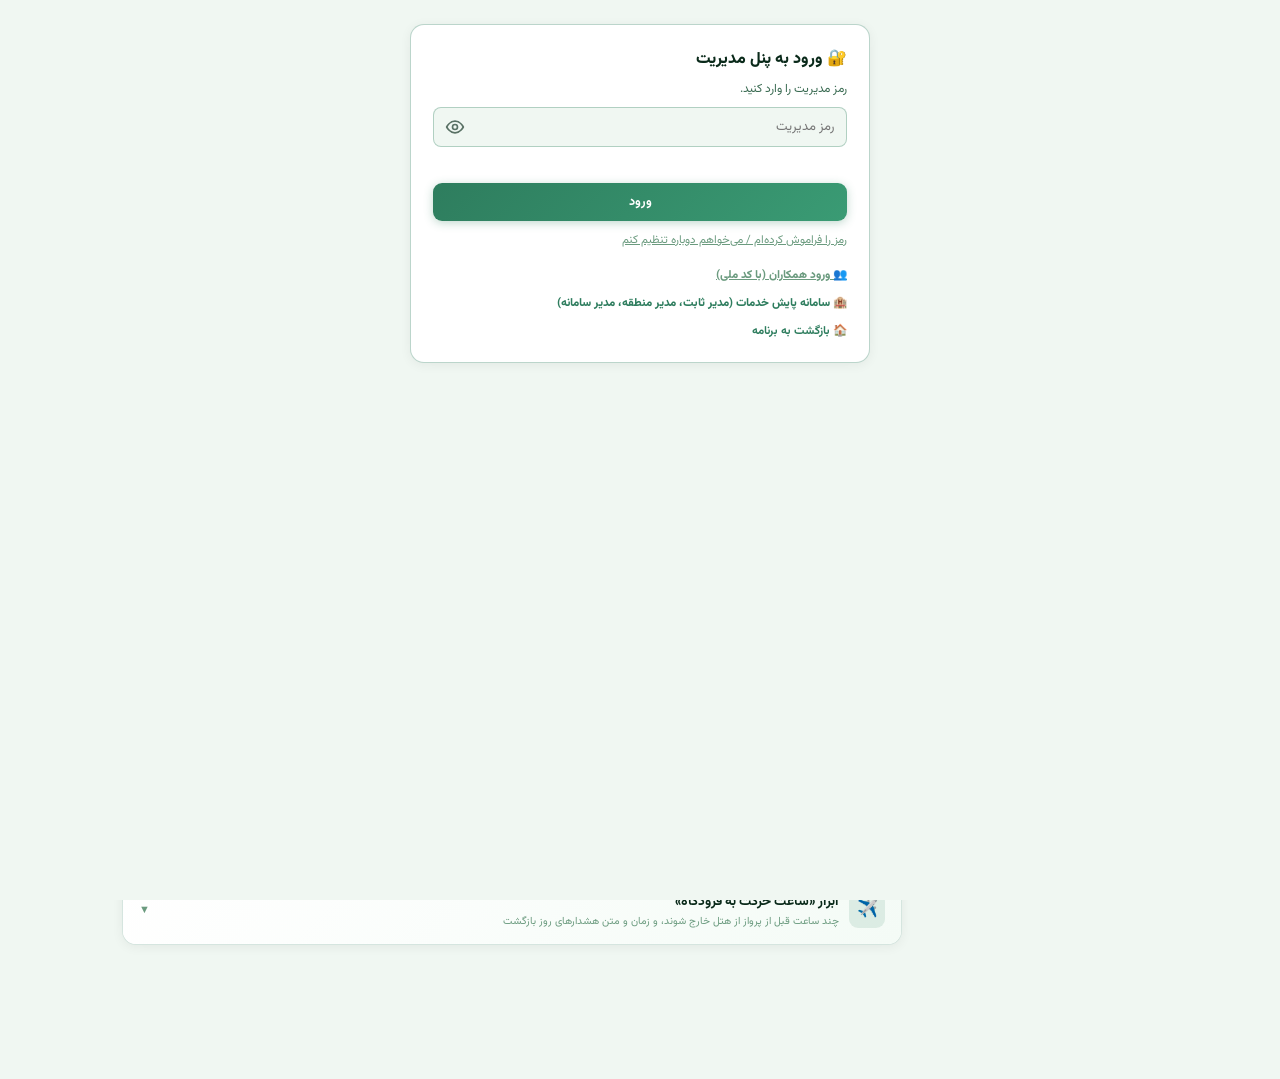
<file: admin.html>
<!DOCTYPE html>
<html lang="fa" dir="rtl">
<head>
  <meta charset="UTF-8">
  <link rel="preconnect" href="https://188-121-118-223.nip.io" crossorigin>
  <meta name="viewport" content="width=device-width, initial-scale=1.0">
  <title>پنل مدیریت | راهنمای کاروان عراق</title>
  <link rel="stylesheet" href="fonts/fonts.css">
  <style>
    :root {
      --gold:#2E7D5E; --gold-l:#3A9B74; --gold-dim:rgba(46,125,94,.10); --gold-dim2:rgba(46,125,94,.05);
      --bg:#F0F7F2; --surface:#E2F0E6; --card:#FFFFFF; --card2:#F4FBF6;
      --text:#0A2A1A; --muted:#3A6B52; --dim:#6B9B7F;
      --border:rgba(46,125,94,.20); --border-s:rgba(46,125,94,.32);
      --red:#E74C3C; --red-bg:rgba(231,76,60,.08);
      --blue:rgba(90,156,245,1); --blue-dim:rgba(90,156,245,.10);
      --font:'Vazirmatn',sans-serif;
      --r:14px; --r-sm:9px;
      --shadow:0 2px 12px rgba(0,0,0,.06);
    }
    *{margin:0;padding:0;box-sizing:border-box}
    button,input,select,textarea{font-family:var(--font)}
    body{font-family:var(--font);background:var(--bg);color:var(--text);min-height:100vh}

    /* ── SIDEBAR (منوی کناری جمع‌شونده) ── */
    :root{--sw:256px;--side-bg:#0F3324;--side-fg:#CFE6D9;--side-dim:#86AE98;--side-hi:rgba(255,255,255,.08);--side-on:#E4F3EA;--side-on-fg:#0F3324}
    body.side-mini{--sw:72px}
    body{padding-inline-start:var(--sw);transition:padding .2s}
    .side{position:fixed;inset-block:0;inset-inline-start:0;width:var(--sw);z-index:150;background:var(--side-bg);color:var(--side-fg);
      display:flex;flex-direction:column;transition:width .2s,transform .2s;overflow:hidden}
    .side svg,.topbar svg{width:20px;height:20px;flex-shrink:0;fill:none;stroke:currentColor;stroke-width:1.7;stroke-linecap:round;stroke-linejoin:round}
    .side-brand{display:flex;align-items:center;gap:11px;padding:16px 16px 14px;border-bottom:1px solid rgba(255,255,255,.08);min-height:64px}
    .topbar-icon{width:40px;height:40px;border-radius:11px;background:linear-gradient(135deg,#3A9B74,#2E7D5E);color:#fff;display:flex;align-items:center;justify-content:center;flex-shrink:0}
    .topbar-icon svg{width:22px;height:22px}
    .side-bt{min-width:0}
    .topbar-title{font-size:14.5px;font-weight:800;color:#fff;white-space:nowrap}
    .topbar-sub{font-size:11px;color:var(--side-dim);margin-top:1px;white-space:nowrap;overflow:hidden;text-overflow:ellipsis}
    .side-nav{flex:1;overflow-y:auto;overflow-x:hidden;padding:6px 10px 12px;scrollbar-width:thin;scrollbar-color:rgba(255,255,255,.18) transparent}
    .side-h{font-size:11px;font-weight:700;color:var(--side-dim);padding:12px 10px 4px;white-space:nowrap;letter-spacing:.2px}
    .tab-btn,.side-link{display:flex;align-items:center;gap:12px;width:100%;padding:7px 12px;margin:1px 0;border:none;border-radius:10px;background:transparent;
      color:var(--side-fg);font-family:var(--font);font-size:13.5px;font-weight:600;cursor:pointer;text-align:start;text-decoration:none;white-space:nowrap;min-height:38px;transition:background .15s,color .15s}
    .tab-btn:hover,.side-link:hover{background:var(--side-hi);color:#fff}
    .tab-btn.active{background:var(--side-on);color:var(--side-on-fg);font-weight:800}
    .tab-btn:focus-visible,.side-link:focus-visible,.topbar button:focus-visible{outline:2px solid #7FD3AE;outline-offset:2px}
    .side-foot{padding:6px 10px 10px;border-top:1px solid rgba(255,255,255,.08)}
    .side-link{font-size:13px;color:var(--side-dim)}
    .side-col svg{transform:none;transition:transform .2s}
    body.side-mini .side-col svg{transform:scaleX(-1)}
    body.side-mini .side .nl,body.side-mini .side-bt{display:none}
    body.side-mini .side-h{font-size:0;padding:10px 0 4px;margin:0 12px;border-top:1px solid rgba(255,255,255,.08)}
    body.side-mini .side-h:first-child{border-top:0}
    body.side-mini .tab-btn,body.side-mini .side-link{justify-content:center;padding:7px 0}
    body.side-mini .side-brand{justify-content:center;padding-inline:0}
    .ab{display:none;font-style:normal}
    body.side-mini .ab{display:block;font-size:9.5px;font-weight:700;line-height:1;margin-top:3px}
    body.side-mini .tab-btn:has(.ab){flex-direction:column;gap:0}
    .side-dim{display:none}

    /* ── TOP BAR ── */
    .topbar{position:sticky;top:0;z-index:100;background:rgba(255,255,255,.92);backdrop-filter:saturate(1.4) blur(6px);border-bottom:1px solid var(--border);
      padding:10px 24px;display:flex;align-items:center;gap:10px;min-height:62px}
    .tb-title{font-size:17px;font-weight:800;color:var(--text);flex:1;min-width:0;white-space:nowrap;overflow:hidden;text-overflow:ellipsis;display:flex;align-items:center;gap:9px}
    .tb-title svg{color:var(--gold);width:22px;height:22px}
    .tb-search{display:flex;align-items:center;gap:8px;min-width:240px;padding:8px 12px;border:1px solid var(--border-s);border-radius:10px;background:var(--bg);
      color:var(--dim);font-family:var(--font);font-size:13px;cursor:pointer;min-height:40px}
    .tb-search .nl{flex:1;text-align:start}
    .tb-search kbd{font-family:var(--font);font-size:10.5px;direction:ltr;border:1px solid var(--border-s);border-radius:5px;padding:0 5px;background:var(--card);color:var(--muted)}
    .tb-search:hover,.tb-btn:hover,.tb-ico:hover{border-color:var(--gold);color:var(--gold)}
    .tb-btn{display:inline-flex;align-items:center;gap:7px;padding:8px 14px;border:1px solid var(--border-s);border-radius:10px;background:var(--card);color:var(--gold);
      font-family:var(--font);font-size:13px;font-weight:700;cursor:pointer;min-height:40px;white-space:nowrap}
    .tb-ico{width:40px;height:40px;display:inline-flex;align-items:center;justify-content:center;border:1px solid var(--border-s);border-radius:10px;background:var(--card);color:var(--muted);cursor:pointer;flex-shrink:0}
    .tb-menu{display:none}
    .page{max-width:900px}
    @media(max-width:1100px){.tb-search{min-width:0}.tb-search .nl,.tb-search kbd{display:none}}
    @media(max-width:900px){
      body,body.side-mini{padding-inline-start:0;--sw:270px}
      .side{transform:translateX(100%);box-shadow:none}
      body.side-open .side{transform:none;box-shadow:-8px 0 30px rgba(0,0,0,.25)}
      body.side-open .side-dim{display:block;position:fixed;inset:0;z-index:140;background:rgba(10,30,20,.45)}
      body.side-mini .side .nl,body.side-mini .side-bt{display:revert}
      body.side-mini .side-h{font-size:11px;padding:14px 10px 5px;margin:0;border:0}
      body.side-mini .tab-btn,body.side-mini .side-link{justify-content:flex-start;padding:7px 12px}
      body.side-mini .ab{display:none}body.side-mini .tab-btn:has(.ab){flex-direction:row;gap:12px}
      .side-col{display:none}
      .tb-menu{display:inline-flex}
      .topbar{padding:8px 12px;gap:8px;min-height:56px}
      .tb-title{font-size:15px}
    }
    @media(max-width:600px){.tb-btn .nl,.pub-btn .nl{display:none}.tb-btn,.pub-btn{padding:8px 10px}.tb-title svg{display:none}}
    @media(prefers-reduced-motion:reduce){.side,body{transition:none}}
    .save-btn{
      padding:9px 20px;background:linear-gradient(135deg,var(--gold),var(--gold-l));
      color:#fff;border:none;border-radius:9px;font-family:var(--font);
      font-size:12.5px;font-weight:700;cursor:pointer;
      box-shadow:0 2px 10px rgba(46,125,94,.3);transition:opacity .2s;white-space:nowrap;
    }
    .save-btn:hover{opacity:.88}

    /* ── TABS ── */
    .grp-bar{display:grid;grid-template-columns:repeat(4,1fr);gap:8px;margin:0 0 14px}
    @media(max-width:560px){.grp-bar{grid-template-columns:repeat(2,1fr)}}
    .grp-bar button{padding:10px 6px;border-radius:12px;border:1px solid var(--border-s);background:var(--card);color:var(--text);cursor:pointer;
      font-family:var(--font);font-size:14px;font-weight:800;line-height:1.6}
    .grp-bar button small{display:block;font-size:11px;font-weight:500;opacity:.75}
    .grp-bar button.on{background:var(--gold);border-color:var(--gold);color:#fff}
    #tab-general [data-grp]:not(.grp-on){display:none}
    .tab-badge{
      display:inline-flex;align-items:center;justify-content:center;
      width:17px;height:17px;border-radius:50%;background:var(--gold);
      color:#fff;font-size:9px;font-weight:800;margin-right:5px;
    }

    /* ── PAGE ── */
    .page{display:none;padding:20px;max-width:820px;margin:0 auto;padding-bottom:120px}
    .page.active{display:block}

    /* ── SECTION CARD ── */
    .sec-card{
      background:var(--card);border:1px solid var(--border);
      border-radius:var(--r);margin-bottom:14px;overflow:hidden;
      box-shadow:var(--shadow);
    }
    .sec-card-head{
      display:flex;align-items:center;gap:10px;
      padding:13px 16px;cursor:pointer;user-select:none;
      background:linear-gradient(135deg,var(--card),var(--card2));
      border-bottom:1px solid var(--border);
    }
    .sec-card-head.no-toggle{cursor:default}
    .sec-head-icon{
      width:36px;height:36px;border-radius:9px;
      display:flex;align-items:center;justify-content:center;font-size:17px;flex-shrink:0;
    }
    .ico-hq{background:rgba(46,125,94,.12)}
    .ico-clinic{background:rgba(46,125,94,.12)}
    .ico-consulate{background:rgba(184,50,50,.12)}
    .ico-hotel{background:rgba(180,140,60,.15)}
    .ico-ins{background:rgba(90,156,245,.12)}
    .ico-gen{background:rgba(46,125,94,.12)}
    .sec-head-info{flex:1}
    .sec-head-title{font-size:13.5px;font-weight:700;color:var(--text)}
    .sec-head-sub{font-size:10.5px;color:var(--dim);margin-top:2px}
    .sec-chevron{font-size:11px;color:var(--dim);transition:transform .25s;flex-shrink:0}
    .sec-card.open .sec-chevron{transform:rotate(180deg)}
    .sec-body{display:none;border-top:1px solid var(--border)}
    .sec-card.open .sec-body{display:block}

    /* ── FIELD ── */
    .field{padding:12px 16px;border-bottom:1px solid var(--border)}
    .field:last-child{border-bottom:none}
    .field-label{font-size:10.5px;color:var(--dim);font-weight:600;margin-bottom:6px;display:flex;align-items:center;gap:5px}
    input[type="text"],input[type="tel"],input[type="password"]{
      font-family:var(--font);font-size:13px;color:var(--text);
      background:var(--bg);border:1px solid var(--border-s);
      border-radius:8px;padding:9px 12px;outline:none;transition:border-color .2s;
    }
    input:focus{border-color:var(--gold)}
    .input-full{width:100%}
    .input-phone{direction:ltr;text-align:left;width:160px;font-weight:700;letter-spacing:.5px}
    .input-role{flex:1;min-width:140px}
    .input-name{width:160px}

    /* ── CONTACTS ── */
    .contact-row{
      display:flex;gap:7px;align-items:center;
      padding:9px 16px;border-bottom:1px solid var(--border);
      background:rgba(46,125,94,.015);
    }
    .contact-row:last-child{border-bottom:none}
    .row-num{
      width:22px;height:22px;border-radius:6px;background:var(--gold);
      color:#fff;font-size:10px;font-weight:800;display:flex;align-items:center;
      justify-content:center;flex-shrink:0;
    }
    .empty-msg{padding:12px 16px;font-size:12px;color:var(--dim);font-style:italic}
    .add-row-btn{
      margin:10px 16px 12px;padding:9px 16px;
      background:var(--gold-dim);border:1px dashed var(--border-s);
      border-radius:8px;font-family:var(--font);font-size:12px;
      font-weight:600;color:var(--gold);cursor:pointer;width:calc(100% - 32px);
      transition:background .2s;
    }
    .add-row-btn:hover{background:rgba(46,125,94,.15)}
    .del-btn{
      width:30px;height:30px;border:1px solid rgba(231,76,60,.3);
      border-radius:7px;background:var(--red-bg);color:var(--red);
      cursor:pointer;display:flex;align-items:center;justify-content:center;font-size:14px;flex-shrink:0;
    }
    .del-btn:hover{background:rgba(231,76,60,.18)}

    /* ── HOTEL ENTRY ── */
    .hotel-entry-head{cursor:pointer}
    .hotel-thumb-a{width:36px;height:36px;border-radius:8px;object-fit:cover;flex-shrink:0;border:1px solid var(--border-s);background:var(--bg);
      display:flex;align-items:center;justify-content:center;font-size:16px}
    .hotel-meta{font-size:10.5px;color:var(--dim);font-weight:500;margin-top:2px}
    .hotel-ctl{display:flex;gap:4px;flex-shrink:0}
    .hotel-ctl button{width:30px;height:30px;border:1px solid var(--border-s);border-radius:7px;background:var(--card);cursor:pointer;font-size:12px;color:var(--muted)}
    .hotel-ctl .del-btn{border-color:rgba(231,76,60,.3);color:var(--red);background:var(--red-bg)}
    .hotel-chev{font-size:11px;color:var(--dim);transition:transform .2s;flex-shrink:0}
    .hotel-entry.open .hotel-chev{transform:rotate(180deg)}
    .hotel-entry.open{outline:2px solid var(--gold-dim);background:var(--card)}
    .hotel-body{display:none}
    .hotel-entry.open .hotel-body{display:block}
    .hotel-entry.hide{display:none}
    .hotel-tools{display:flex;gap:8px;padding:10px 16px 0}
    .hotel-tools input{flex:1;min-width:0}
    .hotel-tools .add-row-btn{margin:0;width:auto;white-space:nowrap}
    .hotel-entry{
      border-bottom:1px solid var(--border);background:rgba(180,140,60,.02);
    }
    .hotel-entry:last-child{border-bottom:none}
    .hotel-entry-head{
      display:flex;align-items:center;gap:9px;padding:11px 16px;
      background:rgba(180,140,60,.05);border-bottom:1px solid var(--border);
    }
    .hotel-num{
      width:22px;height:22px;border-radius:6px;background:#B48C3C;
      color:#fff;font-size:10px;font-weight:800;display:flex;align-items:center;
      justify-content:center;flex-shrink:0;
    }
    .hotel-entry-name{flex:1;font-size:12.5px;font-weight:700;color:var(--text)}
    .hotel-fields{padding:12px 16px;display:flex;flex-direction:column;gap:8px;border-bottom:1px solid var(--border)}
    .hotel-phones-section{padding:10px 16px 12px}
    .hotel-phones-title{font-size:10.5px;color:var(--dim);font-weight:600;margin-bottom:7px}
    .phone-row{display:flex;gap:6px;align-items:center;margin-bottom:6px}

    /* ── OUTPUT ── */
    textarea{
      width:100%;height:360px;background:#0E2A1C;color:#C8F0DC;
      border:1px solid rgba(46,125,94,.3);border-radius:9px;
      font-family:var(--font);font-size:11.5px;padding:12px;
      resize:vertical;outline:none;direction:ltr;
    }

    /* ── TOAST ── */
    .toast{
      position:fixed;bottom:24px;left:50%;transform:translateX(-50%) translateY(20px);
      background:var(--text);color:#fff;border-radius:100px;
      padding:9px 20px;font-size:12.5px;font-weight:700;
      opacity:0;transition:all .3s;z-index:999;white-space:nowrap;
    }
    .toast.show{opacity:1;transform:translateX(-50%) translateY(0)}

    /* ── INFO BOX ── */
    .info-box{
      background:var(--gold-dim);border:1px solid var(--border-s);border-radius:var(--r-sm);
      padding:12px 14px;margin-bottom:14px;font-size:12px;color:var(--muted);line-height:1.85;
    }
    .info-box strong{color:var(--gold);display:block;font-size:12.5px;font-weight:700;margin-bottom:3px}


    /* ── SITE TEXT EDITORS ── */
    .footer-row{display:flex;gap:7px;align-items:flex-start;padding:10px 16px;border-bottom:1px solid var(--border)}
    .footer-row select{border:1px solid var(--border-s);border-radius:8px;padding:9px 6px;font-family:var(--font);font-size:12px;background:var(--bg);width:112px;flex-shrink:0}
    .footer-row textarea{flex:1;height:auto;min-height:56px;background:var(--bg);color:var(--text);
      border:1px solid var(--border-s);border-radius:8px;font-family:var(--font);font-size:13px;direction:rtl;padding:9px 12px;resize:vertical}
    .footer-div-prev{flex:1;text-align:center;color:var(--dim);padding:9px 0;letter-spacing:3px}
    .footer-btns{display:flex;flex-direction:column;gap:4px}
    .footer-btns button{width:30px;height:26px;border:1px solid var(--border-s);border-radius:6px;background:var(--card);cursor:pointer;font-size:11px;color:var(--muted)}
    .footer-btns button.del{border-color:rgba(231,76,60,.3);color:var(--red);background:var(--red-bg)}
    .view-btn{padding:9px 14px;border:1px solid var(--border-s);border-radius:9px;background:var(--card);color:var(--gold);
      font-family:var(--font);font-size:12.5px;font-weight:700;text-decoration:none;white-space:nowrap}

    /* ── CITY HERO IMAGE ── */
    .hero-pick{display:flex;flex-direction:column;gap:10px}
    .hero-focus-wrap{position:relative;display:inline-block;max-width:100%;cursor:crosshair;border-radius:10px;overflow:hidden;border:1px solid var(--border-s);line-height:0}
    .hero-focus-wrap img{max-width:100%;max-height:260px;display:block}
    .hero-dot{position:absolute;width:26px;height:26px;margin:-13px 0 0 -13px;border-radius:50%;border:3px solid #fff;
      background:rgba(46,125,94,.55);box-shadow:0 0 0 2px rgba(0,0,0,.45);pointer-events:none}
    .hero-prev{aspect-ratio:16/7;border-radius:12px;border:1px solid var(--border-s);background-size:cover;background-repeat:no-repeat;
      display:flex;align-items:center;justify-content:center;color:#fff;font-weight:900;font-size:22px;text-shadow:0 2px 10px rgba(0,0,0,.6);position:relative}
    .hero-prev::before{content:'';position:absolute;inset:0;border-radius:12px;background:linear-gradient(180deg,rgba(10,40,28,.35),rgba(10,40,28,.70))}
    .hero-prev span{position:relative}
    .hero-btns{display:flex;gap:8px}
    .hero-btns label{flex:1;text-align:center;padding:10px;border:1.5px dashed var(--border-s);border-radius:9px;background:var(--gold-dim2);color:var(--gold);font-weight:700;font-size:12.5px;cursor:pointer}

    /* ── HOTEL GALLERY ── */
    .gal-grid{display:grid;grid-template-columns:repeat(auto-fill,minmax(96px,1fr));gap:8px}
    .gal-item{position:relative;border:1px solid var(--border-s);border-radius:10px;overflow:hidden;background:var(--bg);aspect-ratio:1}
    .gal-item img{width:100%;height:100%;object-fit:cover;display:block}
    .gal-num{position:absolute;top:4px;right:4px;background:var(--gold);color:#fff;border-radius:6px;font-size:10px;font-weight:800;padding:1px 6px}
    .gal-ctl{position:absolute;bottom:0;left:0;right:0;display:flex;background:rgba(0,0,0,.55)}
    .gal-ctl button{flex:1;border:none;background:transparent;color:#fff;font-size:12px;padding:5px 0;cursor:pointer}
    .gal-ctl .x{color:#ff8a80}
    .gal-add{aspect-ratio:1;border:1.5px dashed var(--border-s);border-radius:10px;background:var(--gold-dim2);color:var(--gold);
      display:flex;flex-direction:column;align-items:center;justify-content:center;gap:2px;cursor:pointer;font-size:22px;font-weight:700}
    .gal-add span{font-size:11px;font-weight:600}

    /* ── PHOTO PICK ── */
    .photo-cell{position:relative;flex-shrink:0}
    .photo-btn{width:42px;height:42px;border-radius:10px;border:1.5px dashed var(--border-s);background:var(--bg);
      display:flex;align-items:center;justify-content:center;cursor:pointer;overflow:hidden;font-size:18px}
    .photo-btn img{width:100%;height:100%;object-fit:cover;display:block}
    .photo-x{position:absolute;top:-7px;left:-7px;width:20px;height:20px;border-radius:50%;border:none;
      background:var(--red);color:#fff;font-size:10px;cursor:pointer;line-height:1}
    .ico-clinic{background:rgba(211,47,47,.12)}

    /* ── PUBLISH / LOCK ── */
    .pub-btn{padding:9px 18px;background:#1B5FA8;color:#fff;border:none;border-radius:10px;font-family:var(--font);font-size:13px;font-weight:700;cursor:pointer;white-space:nowrap;display:inline-flex;align-items:center;gap:7px;min-height:40px}
    .pub-btn:hover{background:#174F8C}
    .pub-btn:disabled{opacity:.6;cursor:wait}
    .lock-btn{width:36px;height:36px;border:1px solid var(--border-s);border-radius:9px;background:var(--card);cursor:pointer;font-size:15px}
    .lock-overlay{position:fixed;inset:0;z-index:2000;background:var(--bg);display:none;align-items:flex-start;justify-content:center;overflow-y:auto;padding:24px 16px}
    .lock-overlay.show{display:flex}
    .lock-box{background:var(--card);border:1px solid var(--border-s);border-radius:var(--r);padding:22px;max-width:460px;width:100%;box-shadow:var(--shadow)}
    .lock-box h2{font-size:16px;font-weight:800;margin-bottom:6px}
    .lock-box p,.lock-box li{font-size:12px;color:var(--muted);line-height:1.9}
    .lock-box ol{padding-right:18px;margin:8px 0 12px}
    .lock-box a{color:var(--gold);font-weight:700}
    .lock-box .field{padding:6px 0;border:none}
    .lock-box input{width:100%}
    .lock-err{color:var(--red);font-size:12px;min-height:18px;margin:6px 0}
    .lock-link{background:none;border:none;color:var(--dim);font-family:var(--font);font-size:11.5px;cursor:pointer;margin-top:10px;text-decoration:underline}
    @media(max-width:600px){.save-btn{padding:9px 10px;font-size:11.5px}}
    @media(max-width:600px){
      .hide-sm{display:none}
      .contact-row{flex-wrap:wrap}
      .input-name{width:100%}
      .input-phone{width:140px}
    }
  </style>
</head>
<body>

<!-- LOCK / SETUP -->
<div class="lock-overlay show" id="lockOverlay">
  <div class="lock-box">
    <div id="lockLoading"><p>در حال بررسی...</p></div>

    <div id="lockUnlock" style="display:none">
      <h2>🔐 ورود به پنل مدیریت</h2>
      <p>رمز مدیریت را وارد کنید.</p>
      <div class="field"><input type="password" id="unlockPass" placeholder="رمز مدیریت" onkeydown="if(event.key==='Enter')doUnlock()"></div>
      <div class="lock-err" id="unlockErr"></div>
      <button class="save-btn" style="width:100%" onclick="doUnlock()">ورود</button>
      <button class="lock-link" onclick="showSetup()">رمز را فراموش کرده‌ام / می‌خواهم دوباره تنظیم کنم</button>
      <button class="lock-link" style="display:block;margin-top:14px;font-weight:800" onclick="lockShow('lockStaff')">👥 ورود همکاران (با کد ملی)</button>
      <a class="lock-link" style="display:block;margin-top:10px;font-weight:800;text-decoration:none" href="https://hamyar-team.hamyar-karevan.workers.dev/go/team" target="_blank" rel="noopener">🏨 سامانه پایش خدمات (مدیر ثابت، مدیر منطقه، مدیر سامانه)</a>
      <a class="lock-link" style="display:block;margin-top:10px;text-decoration:none" href="./">🏠 بازگشت به برنامه</a>
    </div>

    <div id="lockStaff" style="display:none">
      <h2>👥 ورود همکاران</h2>
      <p>کد ملی خود و رمزی را که مدیر برایتان گذاشته وارد کنید.</p>
      <div class="field"><input type="text" id="staffUser" dir="ltr" inputmode="numeric" maxlength="12" autocomplete="username" placeholder="کد ملی (۱۰ رقم)"></div>
      <div class="field"><input type="password" id="staffPass" autocomplete="current-password" placeholder="رمز" onkeydown="if(event.key==='Enter')staffLogin()"></div>
      <div class="lock-err" id="staffErr"></div>
      <button class="save-btn" style="width:100%" id="staffBtn" onclick="staffLogin()">ورود</button>
      <button class="lock-link" onclick="lockShow('lockForgot')">رمز را فراموش کرده‌ام</button>
      <button class="lock-link" style="display:block" onclick="lockShow('lockUnlock')">ورود مدیر اصلی (با رمز مدیریت)</button>
    </div>

    <div id="lockForgot" style="display:none">
      <h2>🔑 فراموشی رمز</h2>
      <p>کد ملی خود را بنویسید. درخواست شما برای مدیر فرستاده می‌شود و او یک <b>رمز موقت</b> به شما می‌دهد. با رمز موقت وارد شوید؛ برنامه از شما می‌خواهد رمز تازه‌ای بگذارید.</p>
      <div class="field"><input type="text" id="forgotUser" dir="ltr" inputmode="numeric" maxlength="12" placeholder="کد ملی (۱۰ رقم)" onkeydown="if(event.key==='Enter')staffForgot()"></div>
      <div class="lock-err" id="forgotErr"></div>
      <div id="forgotOk" style="display:none;padding:10px 12px;border-radius:10px;background:#e6f4ec;color:#1f6f50;line-height:1.9;margin-bottom:10px"></div>
      <button class="save-btn" style="width:100%" id="forgotBtn" onclick="staffForgot()">ارسال درخواست به مدیر</button>
      <button class="lock-link" onclick="lockShow('lockStaff')">بازگشت به ورود</button>
    </div>

    <div id="lockChange" style="display:none">
      <h2>🔑 تغییر رمز</h2>
      <p id="changeWhy">رمز فعلی و رمز تازه را بنویسید.</p>
      <div class="field"><input type="password" id="chOld" autocomplete="current-password" placeholder="رمز فعلی (یا رمز موقتی که مدیر داده)"></div>
      <div class="field"><input type="password" id="chNew" autocomplete="new-password" placeholder="رمز تازه (حداقل ۸ حرف)"></div>
      <div class="field"><input type="password" id="chNew2" autocomplete="new-password" placeholder="تکرار رمز تازه" onkeydown="if(event.key==='Enter')staffChangePass()"></div>
      <div class="lock-err" id="changeErr"></div>
      <button class="save-btn" style="width:100%" id="changeBtn" onclick="staffChangePass()">ذخیره رمز تازه</button>
      <button class="lock-link" id="changeCancel" onclick="lockHide()">انصراف</button>
    </div>

    <div id="lockSetup" style="display:none">
      <h2>⚙️ تنظیم اولیه (فقط یک‌بار)</h2>
      <p>برای اینکه تغییرات مستقیم روی سایت بروند، یک «توکن گیتهاب» لازم است:</p>
      <ol>
        <li>این لینک را باز کنید: <a href="https://github.com/settings/personal-access-tokens/new" target="_blank" rel="noopener">ساخت توکن</a></li>
        <li>اسم دلخواه بدهید و <b>Expiration</b> را روی بیشترین مدت (یا No expiration) بگذارید.</li>
        <li>در <b>Repository access</b> گزینه <b>Only select repositories</b> را بزنید و فقط <b>iraq-guide</b> را انتخاب کنید.</li>
        <li>در <b>Permissions ← Repository permissions</b> مقدار <b>Contents</b> را روی <b>Read and write</b> بگذارید.</li>
        <li>پایین صفحه <b>Generate token</b> را بزنید و متن توکن را (که با github_pat_ شروع می‌شود) اینجا بچسبانید.</li>
      </ol>
      <div class="field"><div class="field-label">توکن گیتهاب</div><input type="password" id="setupToken" dir="ltr" placeholder="github_pat_..."></div>
      <div class="field"><div class="field-label">یک رمز برای خودتان انتخاب کنید (حداقل ۸ حرف؛ این را به خاطر بسپارید)</div><input type="password" id="setupPass" placeholder="رمز مدیریت"></div>
      <p>توکن با این رمز رمزنگاری و در مخزن ذخیره می‌شود. بعداً در هر مرورگر یا گوشی فقط با همین رمز وارد می‌شوید و دیگر نیازی به توکن نیست.</p>
      <div class="lock-err" id="setupErr"></div>
      <button class="save-btn" style="width:100%" onclick="doSetup()">ذخیره و ورود</button>
    </div>
  </div>
</div>

<!-- SIDEBAR -->
<aside class="side" id="side" aria-label="بخش‌های پنل">
  <div class="side-brand">
    <div class="topbar-icon"><svg viewBox="0 0 24 24" aria-hidden="true"><path d="M14.5 4.5a4 4 0 0 0-5 5L4 15l3 3 5.5-5.5a4 4 0 0 0 5-5l-2.5 2.5-2.5-.5-.5-2.5z"/></svg></div>
    <div class="side-bt"><div class="topbar-title">پنل مدیریت کاروان</div><div class="topbar-sub">ویرایش داده‌ها و تنظیمات</div></div>
  </div>
  <nav class="tabs-bar side-nav">
      <div class="side-h">محتوای برنامه</div>
      <button class="tab-btn active" onclick="switchTab('general',this)" title="عمومی"><svg viewBox="0 0 24 24" aria-hidden="true"><path d="M4 6h9M17 6h3M4 12h3M11 12h9M4 18h11M19 18h1"/><circle cx="15" cy="6" r="2"/><circle cx="9" cy="12" r="2"/><circle cx="17" cy="18" r="2"/></svg><span class="nl">عمومی</span></button>
      <button class="tab-btn" onclick="switchTab('food',this)" title="برنامه غذایی"><svg viewBox="0 0 24 24" aria-hidden="true"><path d="M7 3v18M4.5 3v5.5a2.5 2.5 0 0 0 5 0V3M18 21V3c-2.2 1-3.5 3.4-3.5 7v3H18"/></svg><span class="nl">برنامه غذایی</span></button>
      <button class="tab-btn" onclick="switchTab('besat',this)" title="بعثه"><svg viewBox="0 0 24 24" aria-hidden="true"><path d="M6 3h9l4 4v14H6zM14 3v5h5M9 12h7M9 16h5"/></svg><span class="nl">بعثه</span></button>
      <button class="tab-btn" onclick="switchTab('guide',this)" title="راهنمای زائر"><svg viewBox="0 0 24 24" aria-hidden="true"><path d="M4 19.5V5a2 2 0 0 1 2-2h14v15H6.5A2.5 2.5 0 0 0 4 20.5 2.5 2.5 0 0 0 6.5 23H20v-5M8 7h8"/></svg><span class="nl">راهنمای زائر</span></button>
      <button class="tab-btn" onclick="switchTab('zyarat',this)" title="زیارت‌نامه‌ها"><svg viewBox="0 0 24 24" aria-hidden="true"><path d="M20 14.5A8.5 8.5 0 1 1 9.5 4a6.5 6.5 0 0 0 10.5 10.5z"/><path d="M17 3.5l.6 1.4 1.4.6-1.4.6-.6 1.4-.6-1.4-1.4-.6 1.4-.6z"/></svg><span class="nl">زیارت‌نامه‌ها</span></button>
      <div class="side-h">شهرها</div>
      <button class="tab-btn" onclick="switchTab('najaf',this)" title="نجف"><svg viewBox="0 0 24 24" aria-hidden="true"><path d="M3 21h18M5 21v-7.5a7 7 0 0 1 14 0V21M12 3v3.5M10 21v-3.5a2 2 0 0 1 4 0V21"/></svg><span class="nl">نجف</span><i class="ab">نجف</i></button>
      <button class="tab-btn" onclick="switchTab('karbala',this)" title="کربلا"><svg viewBox="0 0 24 24" aria-hidden="true"><path d="M3 21h18M5 21v-7.5a7 7 0 0 1 14 0V21M12 3v3.5M10 21v-3.5a2 2 0 0 1 4 0V21"/></svg><span class="nl">کربلا</span><i class="ab">کربلا</i></button>
      <button class="tab-btn" onclick="switchTab('kadhimiya',this)" title="کاظمین"><svg viewBox="0 0 24 24" aria-hidden="true"><path d="M3 21h18M5 21v-7.5a7 7 0 0 1 14 0V21M12 3v3.5M10 21v-3.5a2 2 0 0 1 4 0V21"/></svg><span class="nl">کاظمین</span><i class="ab">کاظمین</i></button>
      <button class="tab-btn" onclick="switchTab('samarra',this)" title="سامراء"><svg viewBox="0 0 24 24" aria-hidden="true"><path d="M3 21h18M5 21v-7.5a7 7 0 0 1 14 0V21M12 3v3.5M10 21v-3.5a2 2 0 0 1 4 0V21"/></svg><span class="nl">سامراء</span><i class="ab">سامراء</i></button>
      <div class="side-h">مدیران و شرکت‌ها</div>
      <button class="tab-btn" onclick="switchTab('mgr',this)" title="مدیران کاروان"><svg viewBox="0 0 24 24" aria-hidden="true"><path d="M8 7V5.5A1.5 1.5 0 0 1 9.5 4h5A1.5 1.5 0 0 1 16 5.5V7"/><rect x="3" y="7" width="18" height="13" rx="2"/><path d="M3 12h18M10 12v2h4v-2"/></svg><span class="nl">مدیران کاروان</span></button>
      <button class="tab-btn" onclick="switchTab('mgrco',this)" title="شرکت‌های مجری و سیاحه"><svg viewBox="0 0 24 24" aria-hidden="true"><path d="M4 21V5l8-2v18M12 8h8v13M2 21h20M7 8h2M7 12h2M7 16h2M15 12h2M15 16h2"/></svg><span class="nl">شرکت‌های مجری و سیاحه</span></button>
      <button class="tab-btn" onclick="switchTab('lost',this)" title="گمشده‌ها"><svg viewBox="0 0 24 24" aria-hidden="true"><circle cx="11" cy="8" r="4"/><path d="M4 21c0-4 3-6 7-6M16 17a3 3 0 1 0 6 0a3 3 0 1 0-6 0M21.2 19.2L23 21"/></svg><span class="nl">گمشده‌ها</span></button>
      <div class="side-h">بازخورد و آمار</div>
      <button class="tab-btn" onclick="switchTab('reviews',this)" title="نظرها"><svg viewBox="0 0 24 24" aria-hidden="true"><path d="M4 5h16v11H10l-5 4v-4H4z"/><path d="M12 7.8l1 2 2.2.3-1.6 1.5.4 2.2-2-1-2 1 .4-2.2-1.6-1.5 2.2-.3z"/></svg><span class="nl">نظرها</span></button>
      <button class="tab-btn" onclick="switchTab('stats',this)" title="آمار و فضای سرور"><svg viewBox="0 0 24 24" aria-hidden="true"><path d="M4 20h16M7 16v-5M12 16V6M17 16v-8"/></svg><span class="nl">آمار و فضای سرور</span></button>
      <div class="side-h">سامانه</div>
      <button class="tab-btn" data-perm="owner" onclick="switchTab('users',this)" title="کاربران و دسترسی‌ها"><svg viewBox="0 0 24 24" aria-hidden="true"><circle cx="9" cy="8" r="3.5"/><path d="M2.5 20a6.5 6.5 0 0 1 13 0"/><circle cx="17" cy="9" r="2.5"/><path d="M16 14.1a5 5 0 0 1 5.5 4.9"/></svg><span class="nl">کاربران و دسترسی‌ها</span></button>
      <button class="tab-btn" onclick="switchTab('help',this)" title="راهنمای سامانه"><svg viewBox="0 0 24 24" aria-hidden="true"><circle cx="12" cy="12" r="9"/><path d="M9.5 9.5a2.5 2.5 0 1 1 3.4 2.3c-.6.3-.9.8-.9 1.5v.4M12 17v.01"/></svg><span class="nl">راهنمای سامانه</span></button>
      <div class="side-h">میان‌بُرها</div>
      <a class="side-link" data-perm="owner" href="https://hamyar-team.hamyar-karevan.workers.dev/go/team-owner" target="_blank" rel="noopener" title="سامانه پایش خدمات در یک صفحه‌ی جدید (پنل مدیریت هم باز می‌ماند)"><svg viewBox="0 0 24 24" aria-hidden="true"><path d="M3 20V6M3 15h18v5M21 15v-2.5A3.5 3.5 0 0 0 17.5 9H11v6"/><circle cx="7" cy="11.5" r="2"/></svg><span class="nl">سامانه پایش خدمات</span></a>
      <a class="side-link" href="./" onclick="return leaveAdmin()" title="بازگشت به برنامه همیار کاروان"><svg viewBox="0 0 24 24" aria-hidden="true"><path d="M4 11l8-7 8 7v9h-5.5v-6h-5v6H4z"/></svg><span class="nl">بازگشت به برنامه</span></a>
      <button class="side-link" data-perm="owner" onclick="csOpen()" title="خاموش کردن Codespace (محیط توسعه) تا ساعت رایگان مصرف نشود"><svg viewBox="0 0 24 24" aria-hidden="true"><path d="M12 3v8M7 6.3a7 7 0 1 0 10 0"/></svg><span class="nl">خاموشی Codespace</span></button>
  </nav>
  <div class="side-foot">
    <button class="side-link side-col" onclick="sideCollapse()" title="جمع/باز کردن منو"><svg viewBox="0 0 24 24" aria-hidden="true"><path d="M9 6l6 6-6 6"/></svg><span class="nl">جمع کردن منو</span></button>
  </div>
</aside>
<div class="side-dim" onclick="sideOpen(false)"></div>

<!-- TOP BAR -->
<header class="topbar">
  <button class="tb-ico tb-menu" onclick="sideOpen(true)" title="منو" aria-label="باز کردن منو"><svg viewBox="0 0 24 24" aria-hidden="true"><path d="M4 7h16M4 12h16M4 17h16"/></svg></button>
  <h1 class="tb-title" id="tbTitle">عمومی</h1>
  <button class="tb-search" onclick="adSearchOpen()" title="پیدا کردن هر بخش پنل (میان‌بر: Ctrl+K)"><svg viewBox="0 0 24 24" aria-hidden="true"><circle cx="11" cy="11" r="6.5"/><path d="M20 20l-4.3-4.3"/></svg><span class="nl">جستجو در پنل…</span><kbd>Ctrl K</kbd></button>
  <button class="tb-btn" onclick="openPreview()" title="نمایش تغییرات قبل از انتشار"><svg viewBox="0 0 24 24" aria-hidden="true"><path d="M2.5 12S6 5.5 12 5.5 21.5 12 21.5 12 18 18.5 12 18.5 2.5 12 2.5 12z"/><circle cx="12" cy="12" r="2.8"/></svg><span class="nl">پیش‌نمایش</span></button>
  <button class="pub-btn" id="pubBtn" onclick="publishData()" title="انتشار تغییرات برای همه‌ی کاربران"><svg viewBox="0 0 24 24" aria-hidden="true"><path d="M12 16V4M7 9l5-5 5 5M4 16v3a1 1 0 0 0 1 1h14a1 1 0 0 0 1-1v-3"/></svg><span class="nl">انتشار برای کاربران</span></button>
  <button class="tb-ico" id="staffPassBtn" style="display:none" onclick="staffChangeOpen(false)" title="تغییر رمز"><svg viewBox="0 0 24 24" aria-hidden="true"><circle cx="8" cy="15" r="4"/><path d="M11 12l9-9M17 6l3 3M14.5 8.5l2 2"/></svg></button>
  <button class="tb-ico" onclick="forgetDevice()" title="خروج از این دستگاه"><svg viewBox="0 0 24 24" aria-hidden="true"><rect x="4.5" y="10.5" width="15" height="10" rx="2"/><path d="M8 10.5V7.5a4 4 0 0 1 8 0v3"/></svg></button>
</header>

<!-- ══ TAB: GENERAL ══ -->
<div class="page active" id="tab-general">

  <div class="info-box">
    <strong>📌 راهنمای استفاده</strong>
    ۱. تغییرات را در هر تب وارد کنید &nbsp;·&nbsp;
    ۲. دکمه آبی «🚀 انتشار برای کاربران» را بزنید &nbsp;·&nbsp;
    ۳. حدود ۱ دقیقه بعد کاربران تغییرات را می‌بینند
  </div>

  <div class="grp-bar" role="tablist" aria-label="دسته‌های تب عمومی">
    <button data-g="news" onclick="showGrp('news')">📢 اطلاع‌رسانی<small>اطلاعیه‌ها · نرخ دینار · هشدار پرواز</small></button>
    <button data-g="home" onclick="showGrp('home')">🧩 صفحه اول<small>آیکون‌ها · نوار پایین · اسلایدر</small></button>
    <button data-g="look" onclick="showGrp('look')">🎨 نام و ظاهر<small>عنوان · آیکون برنامه · بنر · درباره</small></button>
    <button data-g="contacts" onclick="showGrp('contacts')">📞 شماره‌های عمومی<small>بیمه معلم · ناظر نقل</small></button>
  </div>

  <!-- APP TEXTS -->
  <div class="sec-card open" data-perm="title" data-grp="look">
    <div class="sec-card-head no-toggle">
      <div class="sec-head-icon ico-gen">🏷️</div>
      <div class="sec-head-info">
        <div class="sec-head-title">عنوان برنامه</div>
        <div class="sec-head-sub">نوشته بالای صفحه برنامه</div>
      </div>
    </div>
    <div class="sec-body" style="display:block" id="site-title-fields"></div>
  </div>

  <!-- NOTICES -->
  <div class="sec-card open" data-perm="notices" data-grp="news">
    <div class="sec-card-head no-toggle">
      <div class="sec-head-icon ico-gen">📢</div>
      <div class="sec-head-info">
        <div class="sec-head-title">اطلاعیه‌های عمومی</div>
        <div class="sec-head-sub">پیام عمومی برای همه زائران — مثلاً بسته بودن یک ورودی حرم، هشدار گرما، تغییر ساعت درمانگاه</div>
      </div>
    </div>
    <div class="sec-body" style="display:block" id="notice-editor"></div>
  </div>

  <!-- RATE -->
  <div class="sec-card open" data-perm="rate" data-grp="news">
    <div class="sec-card-head no-toggle">
      <div class="sec-head-icon ico-gen">💱</div>
      <div class="sec-head-info">
        <div class="sec-head-title">نرخ دینار (مبدل ارز)</div>
        <div class="sec-head-sub">نرخ بازار عراق از ثبت‌کننده، وگرنه خودکار از tgju؛ نرخ دستی اختیاری</div>
      </div>
    </div>
    <div class="sec-body" style="display:block" id="rate-editor"></div>
    <div class="sec-body" style="display:block;border-top:1px dashed var(--border-s)" id="rate-reporter" data-perm="owner"></div>
  </div>

  <!-- BALE -->
  <div class="sec-card open" data-grp="news" data-perm="bale">
    <div class="sec-card-head no-toggle">
      <div class="sec-head-icon ico-gen">📩</div>
      <div class="sec-head-info">
        <div class="sec-head-title">اطلاعیه در بله (@HamyarKaravan_Bot)</div>
        <div class="sec-head-sub">زائرانی که با رضایت خودشان شماره‌شان را در بله فرستاده‌اند — ارسال پیام به همه یا زائران یک شهر</div>
      </div>
    </div>
    <div class="sec-body" style="display:block" id="bale-admin"></div>
  </div>
  <div class="sec-card open" data-grp="news" data-perm="flight">
    <div class="sec-card-head no-toggle">
      <div class="sec-head-icon ico-gen">✈️</div>
      <div class="sec-head-info">
        <div class="sec-head-title">ابزار «ساعت حرکت به فرودگاه»</div>
        <div class="sec-head-sub">چند ساعت قبل از پرواز از هتل خارج شوند، و زمان و متن هشدارهای روز بازگشت</div>
      </div>
    </div>
    <div class="sec-body" style="display:block" id="flight-admin"></div>
  </div>
  <!-- HOME LAYOUT -->
  <div class="sec-card open" data-perm="layout" data-grp="home">
    <div class="sec-card-head no-toggle">
      <div class="sec-head-icon ico-gen">🧩</div>
      <div class="sec-head-info">
        <div class="sec-head-title">چیدمان صفحه اول</div>
        <div class="sec-head-sub">ترتیب آیکون‌ها، دکمه‌های نوار پایین و اسلایدر اطلاعیه‌ها</div>
      </div>
    </div>
    <div class="sec-body" style="display:block" id="layout-editor"></div>
  </div>

  <!-- APP ICON -->
  <div class="sec-card open" data-perm="icon" data-grp="look">
    <div class="sec-card-head no-toggle">
      <div class="sec-head-icon ico-gen">📱</div>
      <div class="sec-head-info">
        <div class="sec-head-title">آیکون برنامه</div>
        <div class="sec-head-sub">تصویری که روی صفحه گوشی کاربران دیده می‌شود</div>
      </div>
    </div>
    <div class="sec-body" style="display:block" id="app-icon-editor"></div>
  </div>

  <!-- BANNER -->
  <div class="sec-card open" data-perm="banner" data-grp="look">
    <div class="sec-card-head no-toggle">
      <div class="sec-head-icon ico-gen">🖼️</div>
      <div class="sec-head-info">
        <div class="sec-head-title">بنر اصلی برنامه</div>
        <div class="sec-head-sub">مثلاً بنر «دفتر نمایندگی حج و زیارت در عراق» — صفحه خوش‌آمد و بالای صفحه</div>
      </div>
    </div>
    <div class="sec-body" style="display:block" id="site-banner-editor"></div>
  </div>

  <!-- FOOTER -->
  <div class="sec-card open" data-perm="footer" data-grp="look">
    <div class="sec-card-head no-toggle">
      <div class="sec-head-icon ico-gen">📝</div>
      <div class="sec-head-info">
        <div class="sec-head-title">متن صفحه «درباره برنامه»</div>
        <div class="sec-head-sub">معرفی برنامه‌نویس، دعا و ... — در برنامه با دکمه «درباره برنامه» باز می‌شود</div>
      </div>
    </div>
    <div class="sec-body" style="display:block">
      <div id="footer-editor"></div>
      <div style="display:flex;gap:8px;padding:0 16px 12px;flex-wrap:wrap">
        <button class="add-row-btn" style="margin:10px 0 0;width:auto;flex:1" onclick="addFooter('text')">+ افزودن متن</button>
        <button class="add-row-btn" style="margin:10px 0 0;width:auto;flex:1" onclick="addFooter('divider')">+ خط جداکننده</button>
      </div>
      <div class="empty-msg">برای پررنگ کردن بخشی از متن، آن را بین ** ** بنویسید. مثال: طراحی: **نام شما**</div>
    </div>
  </div>

  <!-- INSURANCE -->
  <div class="sec-card open" data-perm="insurance" data-grp="contacts" id="card-insurance">
    <div class="sec-card-head" onclick="toggleCard('insurance')">
      <div class="sec-head-icon ico-ins">📋</div>
      <div class="sec-head-info">
        <div class="sec-head-title">بیمه معلم</div>
        <div class="sec-head-sub">مشترک همه شهرها</div>
      </div>
      <span class="sec-chevron">▼</span>
    </div>
    <div class="sec-body">
      <div id="meta-insurance"></div>
      <div id="contacts-insurance"></div>
      <button class="add-row-btn" onclick="addContact('insurance')">+ افزودن شماره جدید</button>
    </div>
  </div>

  <!-- TRANSPORT -->
  <div class="sec-card open" data-perm="transport" data-grp="contacts" id="card-transport">
    <div class="sec-card-head" onclick="toggleCard('transport')">
      <div class="sec-head-icon ico-ins">🚌</div>
      <div class="sec-head-info">
        <div class="sec-head-title">ناظر نقل شرکت‌های عراقی</div>
        <div class="sec-head-sub">مشترک همه شهرها</div>
      </div>
      <span class="sec-chevron">▼</span>
    </div>
    <div class="sec-body">
      <div id="meta-transport"></div>
      <div id="contacts-transport"></div>
      <button class="add-row-btn" onclick="addContact('transport')">+ افزودن شماره جدید</button>
    </div>
  </div>

  <!-- EMERGENCY -->
  <div class="sec-card open" data-perm="emergency" data-grp="contacts" id="card-emergency">
    <div class="sec-card-head" onclick="toggleCard('emergency')">
      <div class="sec-head-icon ico-ins">🚨</div>
      <div class="sec-head-info">
        <div class="sec-head-title">شماره‌های اضطراری عراق</div>
        <div class="sec-head-sub">پلیس، اورژانس، هلال احمر، آتش‌نشانی — مشترک همه شهرها</div>
      </div>
      <span class="sec-chevron">▼</span>
    </div>
    <div class="sec-body">
      <div class="empty-msg" style="padding:0 0 6px">این شماره‌ها بالای صفحه «شماره‌های ضروری» (دکمه قرمز پایین برنامه)، در صفحه «گم شده‌ام» و در جستجو نمایش داده می‌شوند. با لمس هر کدام، صفحه شماره‌گیر گوشی باز می‌شود.</div>
      <div id="emerg-editor"></div>
      <button class="add-row-btn" onclick="emergAdd()">+ افزودن شماره جدید</button>
      <button class="lock-link" onclick="emergReset()">بازگرداندن به شماره‌های پیش‌فرض</button>
    </div>
  </div>


</div><!-- /tab-general -->

<!-- ══ TAB: NAJAF ══ -->
<div class="page" id="tab-najaf">
  <div id="citymeta-najaf"></div>
  <!-- HQ -->
  <div class="sec-card open" id="card-najaf-hq" data-perm="city.najaf.hq">
    <div class="sec-card-head" onclick="toggleCard('najaf-hq')">
      <div class="sec-head-icon ico-hq">🏢</div>
      <div class="sec-head-info">
        <div class="sec-head-title">ستاد نجف اشرف</div>
        <div class="sec-head-sub">شارع امام صادق (ع)</div>
      </div>
      <span class="sec-chevron">▼</span>
    </div>
    <div class="sec-body">
      <div id="map-urls-najaf-hq"></div>
      <div id="contacts-najaf-hq"></div>
      <button class="add-row-btn" onclick="addContact('najaf-hq')">+ افزودن شماره جدید</button>
    </div>
  </div>
  <!-- CLINIC -->
  <div class="sec-card" id="card-najaf-clinic" data-perm="city.najaf.clinic">
    <div class="sec-card-head" onclick="toggleCard('najaf-clinic')">
      <div class="sec-head-icon ico-clinic">🏥</div>
      <div class="sec-head-info">
        <div class="sec-head-title">درمانگاه نجف</div>
        <div class="sec-head-sub">شارع السور – هتل نباء</div>
      </div>
      <span class="sec-chevron">▼</span>
    </div>
    <div class="sec-body">
      <div id="map-urls-najaf-clinic"></div>
      <div id="contacts-najaf-clinic"></div>
      <button class="add-row-btn" onclick="addContact('najaf-clinic')">+ افزودن شماره جدید</button>
    </div>
  </div>
  <!-- CONSULATE -->
  <div class="sec-card" id="card-najaf-consulate" data-perm="city.najaf.consulate">
    <div class="sec-card-head" onclick="toggleCard('najaf-consulate')">
      <div class="sec-head-icon ico-consulate">🏛️</div>
      <div class="sec-head-info">
        <div class="sec-head-title">کنسولگری ایران – نجف</div>
        <div class="sec-head-sub">لینک نقشه</div>
      </div>
      <span class="sec-chevron">▼</span>
    </div>
    <div class="sec-body">
      <div id="map-urls-najaf-consulate"></div>
      <div id="contacts-najaf-consulate"></div>
      <button class="add-row-btn" onclick="addContact('najaf-consulate')">+ افزودن شماره جدید</button>
    </div>
  </div>
  <!-- PLACES -->
  <div class="sec-card" id="card-places-najaf" data-perm="city.najaf.places">
    <div class="sec-card-head" onclick="toggleCard('places-najaf')">
      <div class="sec-head-icon ico-gen">📍</div>
      <div class="sec-head-info">
        <div class="sec-head-title">مکان‌ها: رستوران، پارکینگ، درمانگاه و ...</div>
        <div class="sec-head-sub" id="place-count-najaf">هنوز مکانی ثبت نشده</div>
      </div>
      <span class="sec-chevron">▼</span>
    </div>
    <div class="sec-body"><div id="places-najaf"></div></div>
  </div>
  <!-- HOTELS -->
  <div class="sec-card" id="card-hotel-najaf" data-perm="city.najaf.hotels">
    <div class="sec-card-head" onclick="toggleCard('hotel-najaf')">
      <div class="sec-head-icon ico-hotel">🏨</div>
      <div class="sec-head-info">
        <div class="sec-head-title">هتل‌های نجف</div>
        <div class="sec-head-sub" id="hotel-count-najaf">۰ هتل</div>
      </div>
      <span class="sec-chevron">▼</span>
    </div>
    <div class="sec-body">
      <div id="hotels-najaf"></div>
    </div>
  </div>
</div><!-- /tab-najaf -->

<!-- ══ TAB: KARBALA ══ -->
<div class="page" id="tab-karbala">
  <div id="citymeta-karbala"></div>
  <!-- HQ -->
  <div class="sec-card open" id="card-karbala-hq" data-perm="city.karbala.hq">
    <div class="sec-card-head" onclick="toggleCard('karbala-hq')">
      <div class="sec-head-icon ico-hq">🏢</div>
      <div class="sec-head-info">
        <div class="sec-head-title">ستاد کربلا</div>
        <div class="sec-head-sub">شارع میثم تمار – هتل کربلاالدولی</div>
      </div>
      <span class="sec-chevron">▼</span>
    </div>
    <div class="sec-body">
      <div id="map-urls-karbala-hq"></div>
      <div id="contacts-karbala-hq"></div>
      <button class="add-row-btn" onclick="addContact('karbala-hq')">+ افزودن شماره جدید</button>
    </div>
  </div>
  <!-- CLINIC -->
  <div class="sec-card" id="card-karbala-clinic" data-perm="city.karbala.clinic">
    <div class="sec-card-head" onclick="toggleCard('karbala-clinic')">
      <div class="sec-head-icon ico-clinic">🏥</div>
      <div class="sec-head-info">
        <div class="sec-head-title">درمانگاه کربلا</div>
        <div class="sec-head-sub">شارع العباس – جنب هتل برج الکرمل</div>
      </div>
      <span class="sec-chevron">▼</span>
    </div>
    <div class="sec-body">
      <div id="map-urls-karbala-clinic"></div>
      <div id="contacts-karbala-clinic"></div>
      <button class="add-row-btn" onclick="addContact('karbala-clinic')">+ افزودن شماره جدید</button>
    </div>
  </div>
  <!-- CONSULATE -->
  <div class="sec-card" id="card-karbala-consulate" data-perm="city.karbala.consulate">
    <div class="sec-card-head" onclick="toggleCard('karbala-consulate')">
      <div class="sec-head-icon ico-consulate">🏛️</div>
      <div class="sec-head-info">
        <div class="sec-head-title">کنسولگری ایران – کربلا</div>
        <div class="sec-head-sub">لینک نقشه</div>
      </div>
      <span class="sec-chevron">▼</span>
    </div>
    <div class="sec-body">
      <div id="map-urls-karbala-consulate"></div>
      <div id="contacts-karbala-consulate"></div>
      <button class="add-row-btn" onclick="addContact('karbala-consulate')">+ افزودن شماره جدید</button>
    </div>
  </div>
  <!-- PLACES -->
  <div class="sec-card" id="card-places-karbala" data-perm="city.karbala.places">
    <div class="sec-card-head" onclick="toggleCard('places-karbala')">
      <div class="sec-head-icon ico-gen">📍</div>
      <div class="sec-head-info">
        <div class="sec-head-title">مکان‌ها: رستوران، پارکینگ، درمانگاه و ...</div>
        <div class="sec-head-sub" id="place-count-karbala">هنوز مکانی ثبت نشده</div>
      </div>
      <span class="sec-chevron">▼</span>
    </div>
    <div class="sec-body"><div id="places-karbala"></div></div>
  </div>
  <!-- HOTELS -->
  <div class="sec-card open" id="card-hotel-karbala" data-perm="city.karbala.hotels">
    <div class="sec-card-head" onclick="toggleCard('hotel-karbala')">
      <div class="sec-head-icon ico-hotel">🏨</div>
      <div class="sec-head-info">
        <div class="sec-head-title">هتل‌های کربلا</div>
        <div class="sec-head-sub" id="hotel-count-karbala">۰ هتل</div>
      </div>
      <span class="sec-chevron">▼</span>
    </div>
    <div class="sec-body">
      <div id="hotels-karbala"></div>
    </div>
  </div>
</div><!-- /tab-karbala -->

<!-- ══ TAB: KADHIMIYA ══ -->
<div class="page" id="tab-kadhimiya">
  <div id="citymeta-kadhimiya"></div>
  <!-- HQ -->
  <div class="sec-card open" id="card-kadhimiya-hq" data-perm="city.kadhimiya.hq">
    <div class="sec-card-head" onclick="toggleCard('kadhimiya-hq')">
      <div class="sec-head-icon ico-hq">🏢</div>
      <div class="sec-head-info">
        <div class="sec-head-title">ستاد کاظمین</div>
        <div class="sec-head-sub">شارع باب المراد – هتل جمیره</div>
      </div>
      <span class="sec-chevron">▼</span>
    </div>
    <div class="sec-body">
      <div id="map-urls-kadhimiya-hq"></div>
      <div id="contacts-kadhimiya-hq"></div>
      <button class="add-row-btn" onclick="addContact('kadhimiya-hq')">+ افزودن شماره جدید</button>
    </div>
  </div>
  <!-- CLINIC -->
  <div class="sec-card" id="card-kadhimiya-clinic" data-perm="city.kadhimiya.clinic">
    <div class="sec-card-head" onclick="toggleCard('kadhimiya-clinic')">
      <div class="sec-head-icon ico-clinic">🏥</div>
      <div class="sec-head-info">
        <div class="sec-head-title">درمانگاه کاظمین</div>
        <div class="sec-head-sub">آدرس و لینک نقشه</div>
      </div>
      <span class="sec-chevron">▼</span>
    </div>
    <div class="sec-body">
      <div id="map-urls-kadhimiya-clinic"></div>
      <div id="contacts-kadhimiya-clinic"></div>
      <button class="add-row-btn" onclick="addContact('kadhimiya-clinic')">+ افزودن شماره جدید</button>
    </div>
  </div>
  <!-- CONSULATE -->
  <div class="sec-card" id="card-kadhimiya-consulate" data-perm="city.kadhimiya.consulate">
    <div class="sec-card-head" onclick="toggleCard('kadhimiya-consulate')">
      <div class="sec-head-icon ico-consulate">🏛️</div>
      <div class="sec-head-info">
        <div class="sec-head-title">کنسولگری ایران – کاظمین</div>
        <div class="sec-head-sub">در صورت نیاز پر کنید</div>
      </div>
      <span class="sec-chevron">▼</span>
    </div>
    <div class="sec-body">
      <div id="map-urls-kadhimiya-consulate"></div>
      <div id="contacts-kadhimiya-consulate"></div>
      <button class="add-row-btn" onclick="addContact('kadhimiya-consulate')">+ افزودن شماره جدید</button>
    </div>
  </div>
  <!-- PLACES -->
  <div class="sec-card" id="card-places-kadhimiya" data-perm="city.kadhimiya.places">
    <div class="sec-card-head" onclick="toggleCard('places-kadhimiya')">
      <div class="sec-head-icon ico-gen">📍</div>
      <div class="sec-head-info">
        <div class="sec-head-title">مکان‌ها: رستوران، پارکینگ، درمانگاه و ...</div>
        <div class="sec-head-sub" id="place-count-kadhimiya">هنوز مکانی ثبت نشده</div>
      </div>
      <span class="sec-chevron">▼</span>
    </div>
    <div class="sec-body"><div id="places-kadhimiya"></div></div>
  </div>
  <!-- HOTELS -->
  <div class="sec-card" id="card-hotel-kadhimiya" data-perm="city.kadhimiya.hotels">
    <div class="sec-card-head" onclick="toggleCard('hotel-kadhimiya')">
      <div class="sec-head-icon ico-hotel">🏨</div>
      <div class="sec-head-info">
        <div class="sec-head-title">هتل‌های کاظمین</div>
        <div class="sec-head-sub" id="hotel-count-kadhimiya">۰ هتل</div>
      </div>
      <span class="sec-chevron">▼</span>
    </div>
    <div class="sec-body">
      <div id="hotels-kadhimiya"></div>
    </div>
  </div>
</div><!-- /tab-kadhimiya -->

<!-- ══ TAB: SAMARRA ══ -->
<div class="page" id="tab-samarra">
  <div id="citymeta-samarra"></div>
  <!-- PLACES -->
  <div class="sec-card open" id="card-places-samarra" data-perm="city.samarra.places">
    <div class="sec-card-head" onclick="toggleCard('places-samarra')">
      <div class="sec-head-icon ico-gen">📍</div>
      <div class="sec-head-info">
        <div class="sec-head-title">مکان‌ها: رستوران، پارکینگ، درمانگاه و ...</div>
        <div class="sec-head-sub" id="place-count-samarra">هنوز مکانی ثبت نشده</div>
      </div>
      <span class="sec-chevron">▼</span>
    </div>
    <div class="sec-body"><div id="places-samarra"></div></div>
  </div>
</div><!-- /tab-samarra -->

<!-- ══ TAB: FOOD ══ -->
<div class="page" id="tab-food" style="max-width:1100px">
  <div id="food-admin"></div>
  <div id="foodvote-admin" data-perm="food"></div>
</div><!-- /tab-food -->

<div class="page" id="tab-besat" style="max-width:900px">
  <div id="besat-admin"></div>
</div><!-- /tab-besat -->

<div class="page" id="tab-guide" style="max-width:900px">
  <div id="guide-admin"></div>
</div><!-- /tab-guide -->

<div class="page" id="tab-zyarat" style="max-width:900px">
  <div id="zyarat-admin"></div>
</div><!-- /tab-zyarat -->

<div class="page" id="tab-reviews" style="max-width:900px">
  <div id="reviews-admin"></div>
</div><!-- /tab-reviews -->

<div class="page" id="tab-mgr" style="max-width:900px">
  <div id="mgGuide" data-perm="trips"></div>
  <div class="sec-card open" data-perm="mgr" id="card-mgr">
    <div class="sec-card-head no-toggle"><div class="sec-head-icon ico-gen">🧳</div>
      <div class="sec-head-info"><div class="sec-head-title">مدیران کاروان — ورود به بخش ویژه‌ی برنامه</div><div class="sec-head-sub">فقط شماره‌هایی که این‌جا ثبت شوند، با تأیید بازوی بله وارد بخش ویژه می‌شوند. شماره‌ها فقط روی سرور است، نه در فایل عمومی برنامه.</div></div></div>
    <div class="sec-body" style="display:block" id="mgr-admin"></div>
  </div>
</div><!-- /tab-mgr -->

<div class="page" id="tab-mgrco" style="max-width:900px">
  <div class="sec-card open" data-perm="mgrco">
    <div class="sec-card-head no-toggle"><div class="sec-head-icon ico-gen">🏢</div>
      <div class="sec-head-info"><div class="sec-head-title">شرکت‌های مجری و نمایندگانشان در عراق</div><div class="sec-head-sub">نام شرکت، مدیرعامل، آدرس، تلفن، و نماینده یا نمایندگان در عراق با موبایل ایران و عراق — فقط مدیران کاروانِ واردشده در اپلیکیشن می‌بینند (زائران نه)</div></div></div>
    <div class="sec-body" style="display:block" id="mgrco-admin"></div>
  </div>
  <div class="sec-card open" data-perm="mgrco">
    <div class="sec-card-head no-toggle"><div class="sec-head-icon ico-gen">🤝</div>
      <div class="sec-head-info"><div class="sec-head-title">شرکت‌های سیاحه</div><div class="sec-head-sub">شرکت‌های عراقیِ طرف قرارداد: نام، شهرها، مدیر، تلفن و نمایندگان — فقط سرپرست مناطق در «سامانه پایش خدمات» می‌بیند (در اپلیکیشن نیست)</div></div></div>
    <div class="sec-body" style="display:block" id="siyahe-admin"></div>
  </div>
</div><!-- /tab-mgrco -->


<div class="page" id="tab-lost" style="max-width:900px">
  <div class="sec-card open" data-perm="lost">
    <div class="sec-card-head no-toggle"><div class="sec-head-icon ico-gen">🧒</div>
      <div class="sec-head-info"><div class="sec-head-title">گمشده‌ها — تطبیق چهره</div><div class="sec-head-sub">ستاد پرونده ثبت می‌کند، مدیران کاروان در اپ با عکس جستجو می‌کنند؛ پاک شدن خودکار بعد از ۱۵ روز</div></div></div>
    <div class="sec-body" style="display:block" id="lost-admin"></div>
  </div>
</div><!-- /tab-lost -->

<div class="page" id="tab-stats" style="max-width:900px">
  <div class="sec-card open" data-perm="stats" style="margin-bottom:14px">
    <div class="sec-card-head no-toggle"><div class="sec-head-icon ico-gen">📊</div>
      <div class="sec-head-info"><div class="sec-head-title">آمار کاربران</div><div class="sec-head-sub">چند نفر برنامه را باز کرده‌اند، نصب‌ها، شهر و نوع گوشی؛ هر ۳۰ ثانیه خودکار به‌روز می‌شود</div></div></div>
    <div class="sec-body" style="display:block" id="stats-admin"></div>
  </div>
  <div class="sec-card open" data-perm="owner" style="margin-bottom:14px">
    <div class="sec-card-head no-toggle"><div class="sec-head-icon ico-gen">🛡️</div>
      <div class="sec-head-info"><div class="sec-head-title">سلامت سرور و پشتیبان‌ها</div><div class="sec-head-sub">سامانه‌های سرور ۱۸۸ (نواقص هتل‌ها، چاپ و بسته‌بندی، بیمه) — فقط برای مدیر اصلی</div></div></div>
    <div class="sec-body" style="display:block" id="guard-admin"></div>
  </div>
  <div class="sec-card open" data-perm="owner" style="margin-bottom:14px">
    <div class="sec-card-head no-toggle"><div class="sec-head-icon ico-gen">📦</div>
      <div class="sec-head-info"><div class="sec-head-title">بکاپ کامل نزد خودتان</div><div class="sec-head-sub">کد برنامه و همه‌ی دیتابیس‌ها در یک فایل رمزدار — هفته‌ای یک بار</div></div></div>
    <div class="sec-body" style="display:block" id="backup-admin"></div>
  </div>
  <div class="sec-card open" data-perm="owner" style="margin-bottom:14px">
    <div class="sec-card-head no-toggle"><div class="sec-head-icon ico-gen">☁️</div>
      <div class="sec-head-info"><div class="sec-head-title">Cloudflare — فضای داده و راهنما</div><div class="sec-head-sub">داده‌ها کجا هستند، چقدر جا مانده و چطور خودتان آن‌ها را ببینید</div></div></div>
    <div class="sec-body" style="display:block" id="cf-admin"></div>
  </div>
  <div class="sec-card open" data-perm="owner" style="margin-bottom:14px">
    <div class="sec-card-head no-toggle"><div class="sec-head-icon ico-gen">🆘</div>
      <div class="sec-head-info"><div class="sec-head-title">بسته نجات — اگر Claude در دسترس نبود</div><div class="sec-head-sub">گزارش آماده برای برنامه‌نویس یا هوش مصنوعی دیگر، و پرونده فنی کامل سامانه‌ها</div></div></div>
    <div class="sec-body" style="display:block" id="rescue-admin"></div>
  </div>
</div><!-- /tab-stats -->

<div class="page" id="tab-help" style="max-width:900px">
  <div id="help-admin"></div>
</div><!-- /tab-help -->

<div class="page" id="tab-users" style="max-width:1000px">
  <div id="users-admin"></div>
</div><!-- /tab-users -->


<div class="toast" id="toast"></div>

<script src="data.js"></script>
<script>
/* نسخه سایت ممکن است تا چند دقیقه بعد از انتشار قدیمی بماند؛ اگر آخرین نسخه از گیتهاب گرفته شده، همان را بارگذاری کن */
try{
  const f=sessionStorage.getItem('admin-fresh-data');
  if(f){sessionStorage.removeItem('admin-fresh-data');Object.keys(CARAVAN_DATA).forEach(k=>delete CARAVAN_DATA[k]);Object.assign(CARAVAN_DATA,JSON.parse(f));}
}catch(e){}
const LOADED_DATA_JSON=JSON.stringify(CARAVAN_DATA);
</script>
<script src="admin-food.js"></script>
<script src="admin-places.js"></script>
<script src="admin-maps.js"></script>
<script src="admin-banners.js"></script>
<script src="admin-icon.js"></script>
<script src="prayer.js"></script>
<script src="admin-besat.js"></script>
<script src="icons.js"></script>
<script src="admin-layout.js"></script>
<script src="admin-emergency.js"></script>
<script src="flight-def.js"></script>
<script src="admin-flight.js"></script>
<script src="admin-mgr.js"></script>
<script src="admin-siyahe.js"></script>
<script src="admin-trips.js"></script>
<script src="jdp.js"></script>
<script src="pw-eye.js"></script>
<script src="admin-foodvote.js"></script>
<script src="admin-hotelsug.js"></script>
<script src="admin-collapse.js"></script>
<script src="face.js"></script>
<script src="admin-lost.js"></script>
<script src="admin-search.js"></script>
<script src="admin-help.js"></script>
<script src="admin-zyarat.js"></script>
<script src="admin-guard.js"></script>
<script src="admin-backup.js"></script>
<script src="admin-notice.js"></script>
<script src="admin-rate.js"></script>
<script src="admin-guide.js"></script>
<script src="admin-reviews.js"></script>
<script src="admin-stats.js"></script>
<script src="admin-users.js"></script>
<script src="admin-bale.js"></script>
<script>
/* ══════════════════════════════════════════
   TABS
══════════════════════════════════════════ */
function switchTab(id, btn) {
  document.querySelectorAll('.page').forEach(p => p.classList.remove('active'));
  document.querySelectorAll('.tab-btn').forEach(b => b.classList.remove('active'));
  document.getElementById('tab-' + id).classList.add('active');
  btn.classList.add('active');
  sideTitle(btn); sideOpen(false);
  if (id === 'reviews') rvaLoad();
  if (id === 'stats') { statsLoad(); if (typeof guardLoad === 'function') guardLoad(); if (typeof bkInfo === 'function') { bkRender(); bkInfo(); } }
  if (id === 'users') usersLoad();
  if (id === 'mgr' && typeof mgSubOpen === 'function') { mgSubOpen(); if (typeof mgGuideLoad === 'function') mgGuideLoad(); }
  if (id === 'mgrco' && typeof mcoLoad === 'function') mcoLoad();
  if (id === 'mgrco' && typeof sycLoad === 'function') sycLoad();
  if (id === 'lost' && typeof lostLoad === 'function') lostLoad();
  if (id === 'food' && typeof fvLoad === 'function') fvLoad();
}

function toggleCard(key) {
  const card = document.getElementById('card-' + key);
  if (card) card.classList.toggle('open');
}

/* ══════════════════════════════════════════
   PHOTOS
══════════════════════════════════════════ */
function photoCell(ref,c){
  const src=c.photoData||c.photoPreview||c.photo||'';
  return`<div class="photo-cell">
    <label class="photo-btn" title="انتخاب تصویر">${src?`<img src="${escH(src)}" alt="">`:'📷'}
      <input type="file" accept="image/*" hidden onchange="pickPhoto('${ref}',this)"></label>
    ${src?`<button class="photo-x" title="حذف تصویر" onclick="clearPhoto('${ref}')">✕</button>`:''}
  </div>`;
}
function contactByRef(ref){
  const p=ref.split(':');
  if(p[0]==='s') return state[p[1]][+p[2]];
  return hotelState[p[1]][+p[2]].contacts[+p[3]];
}
function rerenderRef(ref){
  const p=ref.split(':');
  if(p[0]==='s') renderSection(p[1]); else renderHotelPhones(p[1],+p[2]);
}
function resizeToSquare(file,size=400){
  return new Promise((resolve,reject)=>{
    const img=new Image();
    const url=URL.createObjectURL(file);
    img.onload=()=>{
      const m=Math.min(img.width,img.height);
      const cv=document.createElement('canvas');cv.width=cv.height=size;
      cv.getContext('2d').drawImage(img,(img.width-m)/2,(img.height-m)/2,m,m,0,0,size,size);
      URL.revokeObjectURL(url);
      resolve(cv.toDataURL('image/jpeg',0.85));
    };
    img.onerror=()=>reject(new Error('تصویر خوانده نشد'));
    img.src=url;
  });
}
async function pickPhoto(ref,input){
  const f=input.files&&input.files[0];
  if(!f) return;
  try{
    contactByRef(ref).photoData=await resizeToSquare(f);
    rerenderRef(ref);
    showToast('تصویر انتخاب شد — برای ثبت، «انتشار» را بزنید');
  }catch(e){showToast('❌ '+e.message);}
}
function clearPhoto(ref){
  const c=contactByRef(ref);
  delete c.photoData; delete c.photoPreview; c.photo='';
  rerenderRef(ref);
}
function resizeMax(file,maxW=1200){
  return new Promise((resolve,reject)=>{
    const img=new Image();
    const url=URL.createObjectURL(file);
    img.onload=()=>{
      const k=Math.min(1,maxW/Math.max(img.width,img.height));
      const cv=document.createElement('canvas');
      cv.width=Math.round(img.width*k);cv.height=Math.round(img.height*k);
      cv.getContext('2d').drawImage(img,0,0,cv.width,cv.height);
      URL.revokeObjectURL(url);
      resolve(cv.toDataURL('image/jpeg',0.85));
    };
    img.onerror=()=>reject(new Error('تصویر خوانده نشد'));
    img.src=url;
  });
}
async function addHotelImages(cityId,idx,input){
  const files=[...(input.files||[])];
  if(!files.length) return;
  try{
    for(const f of files){
      hotelState[cityId][idx].imgs.push({path:'',data:await resizeMax(f)});
    }
    renderHotels(cityId);
    showToast(files.length+' تصویر اضافه شد — برای ثبت، «انتشار» را بزنید');
  }catch(e){showToast('❌ '+e.message);}
}
function delHotelImage(cityId,idx,k){
  hotelState[cityId][idx].imgs.splice(k,1);
  renderHotels(cityId);
}
function moveHotelImage(cityId,idx,k,d){
  const a=hotelState[cityId][idx].imgs,j=k+d;
  if(j<0||j>=a.length) return;
  [a[k],a[j]]=[a[j],a[k]];
  renderHotels(cityId);
}
function allContactObjects(){
  const list=[];
  Object.keys(state).forEach(k=>state[k].forEach(c=>list.push(c)));
  Object.keys(hotelState).forEach(id=>hotelState[id].forEach(h=>h.contacts.forEach(c=>list.push(c))));
  return list;
}
async function uploadPendingHeroes(token){
  for(const id of Object.keys(cityMeta)){
    const m=cityMeta[id];
    if(!m.heroData) continue;
    const path='cities/'+id+'-'+Date.now()+'.jpg';
    await putFile(path,'','Add city image',token,m.heroData.split(',')[1]);
    m.heroImage=path; m.heroPreview=m.heroData; delete m.heroData;
    renderCityMeta(id);
  }
}
async function uploadPendingHotelCards(token){
  await uploadPendingHeroes(token);
  await uploadPendingBanners(token);
  await uploadPendingIcon(token);
  await uploadPendingBesat(token);
  await uploadPendingSlides(token);
  await uploadPendingMaps(token);
  for(const id of Object.keys(hotelState)){
    let any=false;
    for(const h of hotelState[id]){
      for(const im of h.imgs){
        if(!im.data) continue;
        const path='hotels/h-'+Date.now()+'-'+Math.random().toString(36).slice(2,7)+'.jpg';
        await putFile(path,'','Add hotel image',token,im.data.split(',')[1]);
        im.path=path; im.preview=im.data; delete im.data; any=true;
      }
    }
    if(any) renderHotels(id);
  }
}
async function uploadPendingPhotos(token){
  await uploadPendingHotelCards(token);
  if(typeof uploadPendingFoodPhotos==='function') await uploadPendingFoodPhotos(token);
  const pending=allContactObjects().filter(c=>c.photoData);
  for(const c of pending){
    const path='people/p-'+Date.now()+'-'+Math.random().toString(36).slice(2,7)+'.jpg';
    await putFile(path,'','Add photo',token,c.photoData.split(',')[1]);
    c.photo=path; c.photoPreview=c.photoData; delete c.photoData;
  }
  if(pending.length){
    Object.keys(state).forEach(renderSection);
    Object.keys(hotelState).forEach(id=>hotelState[id].forEach((_,i)=>renderHotelPhones(id,i)));
  }
}

/* ══════════════════════════════════════════
   STATE
══════════════════════════════════════════ */
const state = {};
const mapState = {};
const SECTIONS = ['insurance','transport','najaf-hq','karbala-hq','kadhimiya-hq','najaf-clinic','karbala-clinic','kadhimiya-clinic','najaf-consulate','karbala-consulate','kadhimiya-consulate'];
const MAP_SECTIONS = ['najaf-hq','karbala-hq','kadhimiya-hq','najaf-clinic','karbala-clinic','kadhimiya-clinic','najaf-consulate','karbala-consulate','kadhimiya-consulate'];

function getInitialContacts(key) {
  if(key==='insurance') return CARAVAN_DATA.insurance?.contacts||[];
  if(key==='transport') return CARAVAN_DATA.transport?.contacts||[];
  const [city,sec]=key.split('-');
  const c=CARAVAN_DATA.cities.find(c=>c.id===city);
  if(!c) return [];
  return({hq:c.hq,clinic:c.clinic,consulate:c.consulate})[sec]?.contacts||[];
}
function getInitialMapUrls(key) {
  const [city,sec]=key.split('-');
  const c=CARAVAN_DATA.cities.find(c=>c.id===city);
  const s=({hq:c?.hq,clinic:c?.clinic,consulate:c?.consulate})[sec];
  return{title:s?.title||'',neshanUrl:s?.mapNeshanUrl||'',googleUrl:s?.mapGoogleUrl||'',address:s?.address||''};
}

/* ══════════════════════════════════════════
   RENDER MAP FIELDS
══════════════════════════════════════════ */
function renderMapFields(key) {
  const el=document.getElementById('map-urls-'+key);
  if(!el) return;
  const m=mapState[key];
  const addrField=`
    <div class="field">
      <div class="field-label">🏷️ عنوان</div>
      <input type="text" class="input-full" placeholder="مثلاً: ستاد کاظمین" value="${escH(m.title)}"
             oninput="mapState['${key}'].title=this.value">
    </div>
    <div class="field">
      <div class="field-label">📍 آدرس</div>
      <input type="text" class="input-full" placeholder="آدرس کامل" value="${escH(m.address)}"
             oninput="mapState['${key}'].address=this.value">
    </div>`;
  el.innerHTML=addrField+`
    <div class="field">
      <div class="field-label">🗺️ لینک نقشه نشان</div>
      <input type="text" class="input-full" placeholder="https://nshn.ir/..." value="${escH(m.neshanUrl)}"
             oninput="mapState['${key}'].neshanUrl=this.value" dir="ltr">
    </div>
    <div class="field">
      <div class="field-label">🌍 لینک گوگل مپ</div>
      <input type="text" class="input-full" placeholder="https://maps.google.com/..." value="${escH(m.googleUrl)}"
             oninput="mapState['${key}'].googleUrl=this.value" dir="ltr">
    </div>`;
}

/* ══════════════════════════════════════════
   RENDER CONTACTS
══════════════════════════════════════════ */
function renderSection(key) {
  const el=document.getElementById('contacts-'+key);
  if(!el) return;
  const contacts=state[key];
  if(!contacts.length){el.innerHTML=`<div class="empty-msg">شماره‌ای ثبت نشده</div>`;return;}
  el.innerHTML=contacts.map((c,i)=>`
    <div class="contact-row">
      <div class="row-num">${i+1}</div>
      ${photoCell('s:'+key+':'+i,c)}
      <input type="text" class="input-role" value="${escH(c.role)}" placeholder="نقش"
             oninput="updateField('${key}',${i},'role',this.value)">
      <input type="tel" class="input-phone" value="${escH(c.phone)}" placeholder="07..."
             dir="ltr" oninput="updateField('${key}',${i},'phone',this.value)">
      <input type="text" class="input-name" value="${escH(c.name||'')}" placeholder="نام (اختیاری)"
             oninput="updateField('${key}',${i},'name',this.value)">
      <button class="del-btn" onclick="deleteContact('${key}',${i})">🗑</button>
    </div>`).join('');
}

function updateField(key,idx,field,val){state[key][idx][field]=val;}
function addContact(key){
  state[key].push({role:'',name:'',phone:'',countryCode:'964'});
  renderSection(key);
  const rows=document.querySelectorAll(`#contacts-${key} .contact-row`);
  if(rows.length) rows[rows.length-1].querySelector('input')?.focus();
}
function deleteContact(key,idx){
  if(!confirm('این شماره حذف شود؟')) return;
  state[key].splice(idx,1); renderSection(key);
}

/* ══════════════════════════════════════════
   HOTELS
══════════════════════════════════════════ */
const hotelState={najaf:[],karbala:[],kadhimiya:[]};
const hotelOpen={najaf:-1,karbala:-1,kadhimiya:-1};

function getInitialHotels(cityId){
  const city=CARAVAN_DATA.cities.find(c=>c.id===cityId);
  return(city?.hotels||[]).map(h=>({
    id:h.id,name:h.name||'',nameEn:h.nameEn||'',code:h.code?String(h.code):'',
    address:h.address||'',addressAr:h.addressAr||'',
    imgs:(h.images&&h.images.length?h.images:(h.cardImage?[h.cardImage]:[])).map(path=>({path})),
    mapNeshanUrl:h.mapNeshanUrl||'',mapGoogleUrl:h.mapGoogleUrl||'',hidden:!!h.hidden,geoOk:!!h.geoOk,
    contacts:(h.contacts||[]).map(c=>({...c}))
  }));
}

function initHotels(){
  ['najaf','karbala','kadhimiya'].forEach(id=>{
    hotelState[id]=getInitialHotels(id);
    renderHotels(id);
  });
}

function showAllHotels(cityId){
  const n=hotelState[cityId].filter(h=>h.hidden).length;
  if(!confirm(n+' هتل پنهان این شهر برای کاربران نمایش داده شود؟\n(برای ثبت، بعد «انتشار» را بزنید)')) return;
  hotelState[cityId].forEach(h=>{h.hidden=false;});
  renderHotels(cityId);
}
function updateHotelCount(cityId){
  const el=document.getElementById('hotel-count-'+cityId);
  if(el){const n=hotelState[cityId].length,hd=hotelState[cityId].filter(h=>h.hidden).length;el.textContent=n+' هتل'+(hd?' · '+hd+' پنهان (منتظر تأیید)':'');}
}

function renderHotels(cityId){
  const el=document.getElementById('hotels-'+cityId);
  if(!el) return;
  const hotels=hotelState[cityId];
  updateHotelCount(cityId);
  const open=hotelOpen[cityId];
  const tools=`<div class="hotel-tools">
      ${hotels.length>4?`<input type="text" placeholder="🔍 جستجوی هتل..." oninput="filterHotels('${cityId}',this.value)">`:''}
      <button class="add-row-btn" onclick="addHotel('${cityId}')">+ هتل جدید</button>
      <button class="add-row-btn" onclick="toggleHotelBulk('${cityId}')">📥 افزودن گروهی</button>
      ${hotels.some(h=>h.hidden)?`<button class="add-row-btn" onclick="showAllHotels('${cityId}')">👁 نمایش همه پنهان‌ها</button>`:''}
    </div>`+hotelBulkHTML(cityId);
  if(!hotels.length){el.innerHTML=tools+`<div class="empty-msg">هتلی ثبت نشده</div>`;return;}
  el.innerHTML=tools+hotels.map((h,i)=>`
    <div class="hotel-entry ${open===i?'open':''}" id="hotel-entry-${cityId}-${i}" data-name="${escH(h.name)}">
      <div class="hotel-entry-head" onclick="toggleHotel('${cityId}',${i})">
        <div class="hotel-num">${i+1}</div>
        ${(h.imgs[0]&&(h.imgs[0].data||h.imgs[0].preview||h.imgs[0].path))?`<img class="hotel-thumb-a" src="${escH(h.imgs[0].data||h.imgs[0].preview||h.imgs[0].path)}" alt="">`:'<div class="hotel-thumb-a">🏨</div>'}
        <div style="flex:1;min-width:0">
          <div class="hotel-entry-name" id="hn-${cityId}-${i}">${escH(h.name)||'هتل جدید'}</div>
          <div class="hotel-meta">${h.hidden?'<b style="color:#c0392b">🙈 پنهان — منتظر تأیید</b> · ':''}${h.code?'کد '+escH(h.code)+' · ':''}${h.imgs.length} تصویر · ${h.contacts.length} شماره</div>
        </div>
        <div class="hotel-ctl" onclick="event.stopPropagation()">
          <button title="بالاتر" onclick="moveHotel('${cityId}',${i},-1)">▲</button>
          <button title="پایین‌تر" onclick="moveHotel('${cityId}',${i},1)">▼</button>
          <button class="del-btn" title="حذف" onclick="deleteHotel('${cityId}',${i})">🗑</button>
        </div>
        <span class="hotel-chev">▼</span>
      </div>
      <div class="hotel-body">
      <div style="display:flex;gap:6px;padding:10px 12px 0" role="radiogroup" aria-label="نمایش برای کاربران">
        ${[[false,'👁 نمایش برای کاربران','#1f8a55'],[true,'🙈 پنهان از کاربران','#c0392b']].map(([v,l,c])=>`<button type="button" role="radio" aria-checked="${!!h.hidden===v}"
          style="flex:1;min-height:40px;border-radius:10px;font-family:inherit;font-weight:800;cursor:pointer;${!!h.hidden===v?`background:${c};color:#fff;border:2px solid ${c}`:'background:#fff;color:#888;border:1px solid #cfd8d3'}"
          onclick="hotelState['${cityId}'][${i}].hidden=${v};renderHotels('${cityId}')">${l}</button>`).join('')}
      </div>
      <div class="hotel-fields">
        <div>
          <div class="field-label">نام فارسی *</div>
          <input type="text" class="input-full" placeholder="نام هتل" value="${escH(h.name)}"
                 oninput="updateHotel('${cityId}',${i},'name',this.value)">
        </div>
        <div>
          <div class="field-label">🔢 کد هتل روی نقشه رسمی شهر</div>
          <input type="text" class="input-full" inputmode="numeric" placeholder="مثلاً ۱۱۸" value="${escH(h.code)}"
                 oninput="updateHotel('${cityId}',${i},'code',this.value)" dir="ltr" style="max-width:160px">
        </div>
        <div>
          <div class="field-label">نام انگلیسی</div>
          <input type="text" class="input-full" placeholder="Hotel Name En" value="${escH(h.nameEn)}"
                 oninput="updateHotel('${cityId}',${i},'nameEn',this.value)" dir="ltr">
        </div>
        <div>
          <div class="field-label">📍 آدرس</div>
          <input type="text" class="input-full" placeholder="آدرس کامل" value="${escH(h.address)}"
                 oninput="updateHotel('${cityId}',${i},'address',this.value)">
        </div>
        <div>
          <div class="field-label">🆘 آدرس به عربی (روی کارت «گم شده‌ام» به راننده یا پلیس نشان داده می‌شود)</div>
          <input type="text" class="input-full" placeholder="مثلاً: الكاظمية، باب المراد، شارع التربية" value="${escH(h.addressAr)}"
                 oninput="updateHotel('${cityId}',${i},'addressAr',this.value)">
        </div>
        <div>
          <div class="field-label">🪪 تصاویر هتل (کارت ویزیت، لابی، اتاق و ...) — کاربر با ورق زدن همه را می‌بیند</div>
          <div class="gal-grid">
            ${h.imgs.map((im,k)=>`
              <div class="gal-item">
                <img src="${escH(im.data||im.preview||im.path)}" alt="">
                <span class="gal-num">${k+1}</span>
                <div class="gal-ctl">
                  <button title="جلوتر" onclick="moveHotelImage('${cityId}',${i},${k},-1)">▶</button>
                  <button title="عقب‌تر" onclick="moveHotelImage('${cityId}',${i},${k},1)">◀</button>
                  <button class="x" title="حذف" onclick="delHotelImage('${cityId}',${i},${k})">✕</button>
                </div>
              </div>`).join('')}
            <label class="gal-add">＋<span>افزودن تصویر</span>
              <input type="file" accept="image/*" multiple hidden onchange="addHotelImages('${cityId}',${i},this)">
            </label>
          </div>
        </div>
        <div>
          <div class="field-label">🗺️ لینک نشان</div>
          <input type="text" class="input-full" placeholder="https://nshn.ir/..." value="${escH(h.mapNeshanUrl)}"
                 oninput="updateHotel('${cityId}',${i},'mapNeshanUrl',this.value)" dir="ltr">
        </div>
        <div>
          <div class="field-label">🌍 لینک گوگل مپ</div>
          <input type="text" class="input-full" placeholder="https://maps.google.com/..." value="${escH(h.mapGoogleUrl)}"
                 oninput="updateHotel('${cityId}',${i},'mapGoogleUrl',this.value)" dir="ltr">
        </div>
      </div>
      <div class="hotel-phones-section">
        <div class="hotel-phones-title">📞 شماره‌های تماس</div>
        <div id="hotel-phones-${cityId}-${i}"></div>
        <button class="add-row-btn" style="margin-top:6px" onclick="addHotelPhone('${cityId}',${i})">+ افزودن شماره</button>
      </div>
      </div>
    </div>`).join('');
  if(open>=0&&hotels[open]) renderHotelPhones(cityId,open);
}

function renderHotelPhones(cityId,hotelIdx){
  const el=document.getElementById(`hotel-phones-${cityId}-${hotelIdx}`);
  if(!el) return;
  const phones=hotelState[cityId][hotelIdx].contacts;
  el.innerHTML=phones.map((p,pi)=>`
    <div class="phone-row">
      ${photoCell('h:'+cityId+':'+hotelIdx+':'+pi,p)}
      <input type="text" class="input-role" style="flex:1" placeholder="نقش" value="${escH(p.role)}"
             oninput="updateHotelPhone('${cityId}',${hotelIdx},${pi},'role',this.value)">
      <input type="tel" class="input-phone" value="${escH(p.phone)}" placeholder="07..."
             dir="ltr" oninput="updateHotelPhone('${cityId}',${hotelIdx},${pi},'phone',this.value)">
      <select style="border:1px solid var(--border-s);border-radius:8px;padding:9px 8px;font-family:var(--font);font-size:12px;background:var(--bg)"
              onchange="updateHotelPhone('${cityId}',${hotelIdx},${pi},'countryCode',this.value)">
        <option value="964" ${p.countryCode==='964'?'selected':''}>عراق 964</option>
        <option value="98"  ${p.countryCode==='98' ?'selected':''}>ایران 98</option>
      </select>
      <button class="del-btn" onclick="deleteHotelPhone('${cityId}',${hotelIdx},${pi})">🗑</button>
    </div>`).join('')||`<div class="empty-msg" style="padding:4px 0">شماره‌ای ثبت نشده</div>`;
}

function updateHotel(cityId,idx,field,val){
  hotelState[cityId][idx][field]=val;
  if(field==='name'){
    const el=document.getElementById(`hn-${cityId}-${idx}`);
    if(el) el.textContent=val||'هتل جدید';
    const row=document.getElementById(`hotel-entry-${cityId}-${idx}`);
    if(row) row.dataset.name=val;
  }
}
function toggleHotel(cityId,i){
  hotelOpen[cityId]=hotelOpen[cityId]===i?-1:i;
  renderHotels(cityId);
  if(hotelOpen[cityId]===i) setTimeout(()=>document.getElementById(`hotel-entry-${cityId}-${i}`)?.scrollIntoView({behavior:'smooth',block:'nearest'}),30);
}
function moveHotel(cityId,i,d){
  const a=hotelState[cityId],j=i+d;
  if(j<0||j>=a.length) return;
  [a[i],a[j]]=[a[j],a[i]];
  if(hotelOpen[cityId]===i) hotelOpen[cityId]=j; else if(hotelOpen[cityId]===j) hotelOpen[cityId]=i;
  renderHotels(cityId);
}
function filterHotels(cityId,q){
  q=q.trim();
  document.querySelectorAll(`#hotels-${cityId} .hotel-entry`).forEach(e=>e.classList.toggle('hide',!!q&&!(e.dataset.name||'').includes(q)));
}
function addHotel(cityId){
  hotelState[cityId].push({id:'hotel-'+cityId+'-'+Date.now(),name:'',nameEn:'',code:'',address:'',addressAr:'',imgs:[],mapNeshanUrl:'',mapGoogleUrl:'',contacts:[]});
  const idx=hotelState[cityId].length-1;
  hotelOpen[cityId]=idx;
  renderHotels(cityId);
  setTimeout(()=>{
    const row=document.getElementById(`hotel-entry-${cityId}-${idx}`);
    if(row){row.scrollIntoView({behavior:'smooth',block:'start'});row.querySelector('.hotel-fields input')?.focus();}
  },60);
}
function deleteHotel(cityId,idx){
  if(!confirm('این هتل حذف شود؟')) return;
  hotelState[cityId].splice(idx,1);
  if(hotelOpen[cityId]===idx) hotelOpen[cityId]=-1; else if(hotelOpen[cityId]>idx) hotelOpen[cityId]--;
  renderHotels(cityId);
}
function addHotelPhone(cityId,hi){hotelState[cityId][hi].contacts.push({role:'',phone:'',countryCode:'964'});renderHotelPhones(cityId,hi);}
function deleteHotelPhone(cityId,hi,pi){hotelState[cityId][hi].contacts.splice(pi,1);renderHotelPhones(cityId,hi);}
function updateHotelPhone(cityId,hi,pi,field,val){hotelState[cityId][hi].contacts[pi][field]=val;}

/* ══════════════════════════════════════════
   OUTPUT
══════════════════════════════════════════ */
function qq(s){return JSON.stringify(s||'');}
function escH(s){return(s||'').replace(/&/g,'&amp;').replace(/"/g,'&quot;').replace(/</g,'&lt;');}

const DEFAULT_SITE={
  appTitle:'راهنمای کاروان عراق',
  appSubtitle:'ستادها، درمانگاه‌ها و شماره‌های تماس',
  iconName:'کاروان عراق',
  footer:[
    {type:'heading',text:'✦ بِسْمِ اللهِ الرَّحْمٰنِ الرَّحِيم ✦'},
    {type:'bold',text:'هزینه استفاده از این برنامه'},
    {type:'text',text:'صلواتی نثار روح پاک شهدا و درگذشتگان 🌹'},
    {type:'divider',text:''},
    {type:'text',text:'طراحی و برنامه‌نویسی: **محمد میراحمدیان**\nاگر این برنامه برایتان مفید بود،'},
    {type:'bold',text:'پدرم را هم در دعایتان یاد کنید 🤲'}
  ]
};
const DEFAULT_CITY={najaf:'نجف اشرف',karbala:'کربلای معلی',kadhimiya:'کاظمین',samarra:'سامراء'};
const DEFAULT_ARABIC={samarra:'سامراء · مرقد امام علی النقی الهادی (ع) و امام حسن عسکری (ع)'};
const SECTION_LABEL={hq:'ستاد',clinic:'درمانگاه',consulate:'کنسولگری'};
let siteState={}, groupMeta={}, cityMeta={};

function contactsData(key){
  return state[key].filter(c=>c.phone.trim()).map(c=>{
    const o={role:c.role||'',phone:c.phone.trim(),name:c.name&&c.name.trim()?c.name.trim():null,countryCode:c.countryCode||'964'};
    {const ph=c.photo||(BUILD_PENDING&&c.photoData)||'';if(ph) o.photo=ph;}
    return o;
  });
}
function sectionData(key){
  if(!mapState[key]) return null;
  const m=mapState[key], cs=contactsData(key);
  if(![m.title,m.address,m.neshanUrl,m.googleUrl].some(x=>(x||'').trim()) && !cs.length) return null;
  const [city,sec]=key.split('-');
  const o={title:m.title.trim()||(SECTION_LABEL[sec]+' '+(cityMeta[city].name.trim()||DEFAULT_CITY[city]))};
  if(m.address.trim()) o.address=m.address.trim();
  o.mapNeshanUrl=m.neshanUrl.trim();
  o.mapGoogleUrl=m.googleUrl.trim();
  o.contacts=cs;
  return o;
}
function hotelsData(cityId){
  return (hotelState[cityId]||[]).filter(h=>h.name.trim()).map(h=>({
    id:h.id,name:h.name,nameEn:h.nameEn,...((h.code||'').trim()?{code:toEnA(h.code).trim()}:{}),address:h.address,...((h.addressAr||'').trim()?{addressAr:h.addressAr.trim()}:{}),
    cardImage:h.imgs.map(imgSrc).find(Boolean)||'',
    images:h.imgs.map(imgSrc).filter(Boolean),
    mapNeshanUrl:h.mapNeshanUrl,mapGoogleUrl:h.mapGoogleUrl,...(h.hidden?{hidden:true}:{}),...(h.geoOk?{geoOk:true}:{}),
    contacts:h.contacts.filter(c=>c.phone.trim()).map(c=>{
      const o={role:c.role||'',phone:c.phone.trim(),name:c.name&&c.name.trim()?c.name.trim():null,countryCode:c.countryCode||'964'};
      {const ph=c.photo||(BUILD_PENDING&&c.photoData)||'';if(ph) o.photo=ph;}
      return o;
    })
  }));
}
let BUILD_PENDING=false;
/* pending=true: تصاویر هنوز آپلودنشده هم (برای پیش‌نمایش) لحاظ می‌شوند */
function imgSrc(i){return i.path||(BUILD_PENDING&&i.data)||'';}
function buildData(pending){
  BUILD_PENDING=!!pending;
  const D={
    site:{
      appTitle:siteState.appTitle.trim()||DEFAULT_SITE.appTitle,
      appSubtitle:siteState.appSubtitle.trim(),
      iconName:siteState.iconName.trim()||DEFAULT_SITE.iconName,
      footer:siteState.footer.filter(b=>b.type==='divider'||(b.text||'').trim()).map(b=>({type:b.type,text:b.type==='divider'?'':b.text.trim()})),
      ...siteBannerOut(),
      ...siteIconOut(),
      ...layoutOut(),
      ...noticesOut(),
      ...rateOut()
    },
    insurance:{title:groupMeta.insurance.title.trim()||'نماینده بیمه معلم – تمام شهرها',contacts:contactsData('insurance')},
    transport:{title:groupMeta.transport.title.trim()||'ناظر نقل شرکت‌های عراقی',contacts:contactsData('transport')},
    ...emergOut(),
    ...flightOut(),
    food:getFoodData(),
    besat:getBesatData(),
    guide:getGuideData(),
    ...zyOut(),
    cities:ALL_CITIES.map(id=>({
      id,
      name:cityMeta[id].name.trim()||DEFAULT_CITY[id],
      arabic:cityMeta[id].arabic.trim(),
      icon:'🕌',
      ...(cityMeta[id].hidden?{hidden:true}:{}),
      ...cityMapData(id),
      ...((cityMeta[id].heroImage||(BUILD_PENDING&&cityMeta[id].heroData))?{heroImage:cityMeta[id].heroImage||cityMeta[id].heroData,heroFocus:{x:cityMeta[id].fx,y:cityMeta[id].fy}}:{}),
      ...hqBannerOut(id),
      hotels:hotelsData(id),
      hq:sectionData(id+'-hq'),
      clinic:sectionData(id+'-clinic'),
      consulate:sectionData(id+'-consulate'),
      places:placesData(id)
    }))
  };
  BUILD_PENDING=false;
  return D;
}

function buildOutput(){
  const D=buildData(false);
  return`/**
 * =====================================================
 *  فایل داده‌های راهنمای کاروان عراق
 * =====================================================
 */

const CARAVAN_DATA = ${JSON.stringify(D,null,2)};
`;
}

/* ══════════════════════════════════════════
   SITE TEXTS / FOOTER / CITY META EDITORS
══════════════════════════════════════════ */
function renderSiteFields(){
  document.getElementById('site-title-fields').innerHTML=`
    <div class="field"><div class="field-label">عنوان برنامه</div>
      <input type="text" class="input-full" value="${escH(siteState.appTitle)}" oninput="siteState.appTitle=this.value"></div>
    <div class="field"><div class="field-label">زیرعنوان</div>
      <input type="text" class="input-full" value="${escH(siteState.appSubtitle)}" oninput="siteState.appSubtitle=this.value"></div>
    <div class="field"><div class="field-label">📱 نام زیر آیکون روی گوشی (کوتاه باشد؛ حداکثر حدود ۱۲ حرف)</div>
      <input type="text" class="input-full" maxlength="30" value="${escH(siteState.iconName)}" oninput="siteState.iconName=this.value;iconNameHint(this);renderIconEditor()">
      <div class="empty-msg" id="iconNameHint" style="padding:6px 0 0"></div></div>`;
  iconNameHint(document.querySelector('#site-title-fields input[maxlength]'));
}
function iconNameHint(inp){
  const n=[...inp.value.trim()].length, el=document.getElementById('iconNameHint');
  el.textContent=n>12?`⚠️ ${n} حرف — ممکن است زیر آیکون کامل دیده نشود و با «...» کوتاه شود`
    :'گوشی‌هایی که برنامه را قبلاً نصب کرده‌اند: اندروید معمولاً تا یکی دو روز بعد خودش نام را عوض می‌کند؛ آیفون فقط اگر برنامه را حذف و دوباره نصب کنند.';
}
function renderFooterEditor(){
  const el=document.getElementById('footer-editor');
  const opt=(v,l,cur)=>`<option value="${v}" ${cur===v?'selected':''}>${l}</option>`;
  el.innerHTML=siteState.footer.map((b,i)=>`
    <div class="footer-row">
      <select onchange="setFooterType(${i},this.value)">
        ${opt('heading','عنوان بزرگ',b.type)}${opt('bold','متن پررنگ',b.type)}${opt('text','متن معمولی',b.type)}${opt('divider','خط جداکننده',b.type)}
      </select>
      ${b.type==='divider'?'<div class="footer-div-prev">———</div>':`<textarea rows="2" oninput="siteState.footer[${i}].text=this.value">${escH(b.text)}</textarea>`}
      <div class="footer-btns">
        <button onclick="moveFooter(${i},-1)" title="بالا">▲</button>
        <button onclick="moveFooter(${i},1)" title="پایین">▼</button>
        <button class="del" onclick="delFooter(${i})" title="حذف">🗑</button>
      </div>
    </div>`).join('')||'<div class="empty-msg">متنی وجود ندارد (صفحه درباره برنامه خالی می‌ماند)</div>';
}
function setFooterType(i,t){siteState.footer[i].type=t;renderFooterEditor();}
function addFooter(type){siteState.footer.push({type,text:''});renderFooterEditor();
  const ta=document.querySelectorAll('#footer-editor textarea');if(ta.length&&type!=='divider')ta[ta.length-1].focus();}
function moveFooter(i,d){const j=i+d;if(j<0||j>=siteState.footer.length)return;
  [siteState.footer[i],siteState.footer[j]]=[siteState.footer[j],siteState.footer[i]];renderFooterEditor();}
function delFooter(i){if(!confirm('این خط حذف شود؟'))return;siteState.footer.splice(i,1);renderFooterEditor();}

function renderGroupMeta(key){
  document.getElementById('meta-'+key).innerHTML=`
    <div class="field"><div class="field-label">🏷️ عنوان کارت</div>
      <input type="text" class="input-full" value="${escH(groupMeta[key].title)}" oninput="groupMeta['${key}'].title=this.value"></div>`;
}
function renderCityMeta(id){
  document.getElementById('citymeta-'+id).innerHTML=`
  <div class="sec-card open">
    <div class="sec-card-head no-toggle">
      <div class="sec-head-icon ico-gen">🏙️</div>
      <div class="sec-head-info"><div class="sec-head-title">نام، عکس، نقشه و بنر شهر</div><div class="sec-head-sub">عنوان بالای صفحه شهر، عکس پس‌زمینه، نقشه شهر و بنر ستاد</div></div>
    </div>
    <div class="sec-body" style="display:block">
      <div class="field" data-perm="city.${id}.info">
        <label class="fchk" style="padding:0">
          <input type="checkbox" ${cityMeta[id].hidden?'':'checked'} onchange="cityMeta['${id}'].hidden=!this.checked;renderCityMeta('${id}')">
          <b>${cityMeta[id].hidden?'⛔ این شهر فعلاً برای کاربران پنهان است (فقط شما در پیش‌نمایش می‌بینید)':'✅ این شهر برای کاربران نمایش داده می‌شود'}</b>
        </label>
      </div>
      <div class="field" data-perm="city.${id}.info"><div class="field-label">نام فارسی</div>
        <input type="text" class="input-full" value="${escH(cityMeta[id].name)}" oninput="cityMeta['${id}'].name=this.value"></div>
      <div class="field" data-perm="city.${id}.info"><div class="field-label">نام عربی · نام حرم (با نقطه وسط «·» جدا کنید)</div>
        <input type="text" class="input-full" value="${escH(cityMeta[id].arabic)}" oninput="cityMeta['${id}'].arabic=this.value"></div>
      <div class="field" data-perm="city.${id}.info">
        <div class="field-label">🖼️ عکس پس‌زمینه عنوان شهر (مثلاً عکس حرم) — برنامه خودش متناسب با هر صفحه برش می‌دهد</div>
        ${heroPickerHTML(id)}
      </div>
      <div class="field" data-perm="city.${id}.map">
        <div class="field-label">🗺️ نقشه شهر (فایل PDF نقشه رسمی یا عکس) — کاربر آن را با دو انگشت بزرگ‌نمایی می‌کند</div>
        ${mapPickerHTML(id)}
      </div>
      <div class="field" data-perm="city.${id}.hqBanner">
        <div class="field-label">🏢 بنر ستاد این شهر (مثلاً بنر «ستاد کربلای معلی») — بالای کارت ستاد نمایش داده می‌شود</div>
        ${hqBannerPickerHTML(id)}
      </div>
    </div>
  </div>`;
}

function heroSrc(id){return cityMeta[id].heroData||cityMeta[id].heroPreview||cityMeta[id].heroImage||'';}
function heroPickerHTML(id){
  const m=cityMeta[id],src=heroSrc(id);
  const picker=`<label>${src?'🔄 تغییر عکس':'📷 انتخاب عکس'}<input type="file" accept="image/*" hidden onchange="pickHero('${id}',this)"></label>`;
  if(!src) return `<div class="hero-pick"><div class="hero-btns">${picker}</div></div>`;
  return `<div class="hero-pick">
    <div class="empty-msg" style="padding:0">۱) روی مهم‌ترین قسمت عکس (مثلاً گنبد) بزنید تا برنامه هنگام برش، آن را نگه دارد:</div>
    <div class="hero-focus-wrap" onclick="setHeroFocus(event,'${id}')">
      <img src="${escH(src)}" alt=""><div class="hero-dot" style="left:${m.fx}%;top:${m.fy}%"></div>
    </div>
    <div class="empty-msg" style="padding:0">۲) پیش‌نمایش آنچه کاربر می‌بیند:</div>
    <div class="hero-prev" style="background-image:url('${escH(src)}');background-position:${m.fx}% ${m.fy}%"><span>${escH(m.name||'')}</span></div>
    <div class="hero-btns">${picker}<label style="border-color:rgba(231,76,60,.4);color:var(--red);background:var(--red-bg)" onclick="clearHero('${id}')">🗑 حذف عکس</label></div>
  </div>`;
}
async function pickHero(id,input){
  const f=input.files&&input.files[0];
  if(!f) return;
  try{
    const m=cityMeta[id];
    m.heroData=await resizeMax(f,1400);
    m.fx=50;m.fy=40;
    renderCityMeta(id);
    showToast('عکس انتخاب شد — برای ثبت، «انتشار» را بزنید');
  }catch(e){showToast('❌ '+e.message);}
}
function setHeroFocus(e,id){
  const r=e.currentTarget.getBoundingClientRect();
  cityMeta[id].fx=Math.round(Math.min(100,Math.max(0,(e.clientX-r.left)/r.width*100)));
  cityMeta[id].fy=Math.round(Math.min(100,Math.max(0,(e.clientY-r.top)/r.height*100)));
  renderCityMeta(id);
}
function clearHero(id){
  const m=cityMeta[id];
  delete m.heroData;delete m.heroPreview;m.heroImage='';
  renderCityMeta(id);
}

/* اضطراری (کارت «🆘 بسته نجات»): فایل data.js برای وقتی که «انتشار» کار نکند و برنامه‌نویس بخواهد دستی در GitHub بگذارد */
function downloadDataJs(){
  const url=URL.createObjectURL(new Blob([buildOutput()],{type:'text/javascript;charset=utf-8'}));
  const a=Object.assign(document.createElement('a'),{href:url,download:'data.js'});
  document.body.appendChild(a); a.click(); a.remove(); setTimeout(()=>URL.revokeObjectURL(url),60000);
  showToast('فایل data.js دانلود شد');
}

function showToast(msg){
  const t=document.getElementById('toast');
  t.textContent=msg; t.classList.add('show');
  clearTimeout(t._t); t._t=setTimeout(()=>t.classList.remove('show'),2800);
}

/* ══════════════════════════════════════════
   GITHUB PUBLISH + ENCRYPTED TOKEN
══════════════════════════════════════════ */
const onPages = location.hostname.endsWith('.github.io');
const GH = {
  owner: onPages ? location.hostname.split('.')[0] : 'mirahmadian',
  repo:  onPages ? (location.pathname.split('/')[1] || 'iraq-guide') : 'iraq-guide'
};
const TOKEN_KEY = 'caravan-admin-token';
const KEY_FILE  = 'admin-key.json';
let ghToken = null;
try {
  ghToken = sessionStorage.getItem(TOKEN_KEY);
  if (!ghToken) {
    ghToken = localStorage.getItem(TOKEN_KEY);
    if (ghToken) sessionStorage.setItem(TOKEN_KEY, ghToken);
  }
  localStorage.removeItem(TOKEN_KEY);
} catch(e) {}

const b64 = u8 => { let s=''; u8.forEach(b=>s+=String.fromCharCode(b)); return btoa(s); };
const unb64 = t => Uint8Array.from(atob(t), c=>c.charCodeAt(0));

async function deriveKey(pass, salt) {
  const base = await crypto.subtle.importKey('raw', new TextEncoder().encode(pass), 'PBKDF2', false, ['deriveKey']);
  return crypto.subtle.deriveKey({name:'PBKDF2', salt, iterations:250000, hash:'SHA-256'}, base,
    {name:'AES-GCM', length:256}, false, ['encrypt','decrypt']);
}
async function encryptToken(token, pass) {
  const salt = crypto.getRandomValues(new Uint8Array(16));
  const iv = crypto.getRandomValues(new Uint8Array(12));
  const key = await deriveKey(pass, salt);
  const data = new Uint8Array(await crypto.subtle.encrypt({name:'AES-GCM', iv}, key, new TextEncoder().encode(token)));
  return JSON.stringify({v:1, salt:b64(salt), iv:b64(iv), data:b64(data)});
}
async function decryptToken(blob, pass) {
  const key = await deriveKey(pass, unb64(blob.salt));
  const out = await crypto.subtle.decrypt({name:'AES-GCM', iv:unb64(blob.iv)}, key, unb64(blob.data));
  return new TextDecoder().decode(out);
}

function parseAdminDataJs(text) {
  const start = text.indexOf('{');
  if (start < 0 || !/const\s+CARAVAN_DATA\s*=/.test(text.slice(0, start))) throw new Error('فایل اطلاعات معتبر نیست.');
  let depth = 0, end = -1, quoted = null, escaped = false;
  for (let i = start; i < text.length; i++) {
    const c = text[i];
    if (quoted) {
      if (escaped) escaped = false;
      else if (c === '\\') escaped = true;
      else if (c === quoted) quoted = null;
      continue;
    }
    if (c === '"' || c === "'" || c === '`') { quoted = c; continue; }
    if (c === '{') depth++;
    else if (c === '}' && --depth === 0) { end = i + 1; break; }
  }
  if (end < 0) throw new Error('فایل اطلاعات ناقص است.');
  try { return JSON.parse(text.slice(start, end)); } catch(e) { throw new Error('فایل اطلاعات قابل خواندن نیست.'); }
}

async function gh(path, token, opts = {}) {
  return fetch(`https://api.github.com/repos/${GH.owner}/${GH.repo}${path}`, {
    ...opts,
    headers: {
      'Authorization': 'Bearer ' + token,
      'Accept': 'application/vnd.github+json',
      ...(opts.headers || {})
    }
  });
}
async function verifyToken(token) {
  const r = await gh('', token);
  if (r.status === 401) throw new Error('توکن نامعتبر است.');
  if (r.status === 404) throw new Error('توکن به مخزن iraq-guide دسترسی ندارد.');
  if (!r.ok) throw new Error('خطا در ارتباط با گیتهاب (' + r.status + ')');
  const j = await r.json();
  if (!j.permissions || !j.permissions.push) throw new Error('توکن اجازه نوشتن ندارد. Contents را روی Read and write بگذارید.');
}
async function putFile(path, text, message, token, rawB64) {
  if (STAFF) {
    if (!rawB64) throw new Error('این کار فقط برای مدیر اصلی است.');
    return staffApi('/staff/file', { path, b64: rawB64 });
  }
  let sha;
  const cur = await gh('/contents/' + path + '?t=' + Date.now(), token, {cache:'no-store'});
  if (cur.ok) sha = (await cur.json()).sha;
  const r = await gh('/contents/' + path, token, {
    method: 'PUT',
    body: JSON.stringify({ message, content: rawB64 || b64(new TextEncoder().encode(text)), ...(sha ? {sha} : {}) })
  });
  if (!r.ok) throw new Error('انتشار ناموفق بود (' + r.status + ')');
  return r.json();
}

/* ══════════════════════════════════════════
   همیشه با آخرین نسخه منتشرشده کار کن
   (جلوگیری از اینکه انتشار از روی نسخه قدیمی، تغییرات قبلی را پاک کند)
══════════════════════════════════════════ */
let dataSha = null;
async function fetchLatestData(token) {
  if (STAFF) {
    const j = await staffApi('/staff/data');
    return { sha: j.sha, data: parseAdminDataJs(j.text) };
  }
  const r = await gh('/contents/data.js?ref=main&t=' + Date.now(), token, {cache:'no-store'});
  if (!r.ok) throw new Error('(' + r.status + ')');
  const j = await r.json();
  const text = new TextDecoder().decode(unb64(j.content.replace(/\s/g, '')));
  return { sha: j.sha, data: parseAdminDataJs(text) };
}
async function syncLatestData() {
  lockShow('lockLoading');
  document.querySelector('#lockLoading p').textContent = 'در حال دریافت آخرین نسخه اطلاعات...';
  try {
    const { sha, data } = await fetchLatestData(ghToken);
    if (!STAFF) ownerRegister();
    dataSha = sha;
    if (JSON.stringify(data) !== LOADED_DATA_JSON && !sessionStorage.getItem('admin-fresh-reloaded')) {
      sessionStorage.setItem('admin-fresh-data', JSON.stringify(data));
      sessionStorage.setItem('admin-fresh-reloaded', '1');
      location.reload();
      return;
    }
    sessionStorage.removeItem('admin-fresh-reloaded');
  } catch(e) {
    showToast('⚠️ آخرین نسخه اطلاعات دریافت نشد — اینترنت را بررسی و صفحه را تازه کنید');
  }
  lockHide();
}

function lockShow(which) {
  ['lockLoading','lockUnlock','lockSetup','lockStaff','lockForgot','lockChange'].forEach(id => document.getElementById(id).style.display = id === which ? 'block' : 'none');
  document.getElementById('lockOverlay').classList.add('show');
}
function showSetup() { lockShow('lockSetup'); }
function lockHide() { document.getElementById('lockOverlay').classList.remove('show'); }

async function authInit() {
  if (ghToken) { if (STAFF) staffLogout(); syncLatestData(); return; }
  if (STAFF) { staffResume(); return; }
  lockShow('lockLoading');
  try {
    const r = await fetch(KEY_FILE + '?t=' + Date.now(), {cache:'no-store'});
    lockShow(r.ok ? 'lockUnlock' : 'lockSetup');
  } catch(e) { lockShow('lockSetup'); }
}

async function doUnlock() {
  const err = document.getElementById('unlockErr');
  err.textContent = '';
  const pass = document.getElementById('unlockPass').value;
  if (!pass) return;
  try {
    const blob = await (await fetch(KEY_FILE + '?t=' + Date.now(), {cache:'no-store'})).json();
    let token;
    try { token = await decryptToken(blob, pass); } catch(e) { throw new Error('رمز اشتباه است.'); }
    await verifyToken(token);
    ghToken = token;
    try { sessionStorage.setItem(TOKEN_KEY, token); localStorage.removeItem(TOKEN_KEY); } catch(e) {}
    showToast('وارد شدید ✅');
    syncLatestData();
    csBadge();
  } catch(e) { err.textContent = e.message; }
}

async function doSetup() {
  const err = document.getElementById('setupErr');
  err.textContent = '';
  const token = document.getElementById('setupToken').value.trim();
  const pass = document.getElementById('setupPass').value;
  if (!token) { err.textContent = 'توکن را وارد کنید.'; return; }
  if (pass.length < 8) { err.textContent = 'رمز حداقل ۸ حرف باشد.'; return; }
  try {
    await verifyToken(token);
    await putFile(KEY_FILE, await encryptToken(token, pass), 'Update admin key', token);
    ghToken = token;
    try { sessionStorage.setItem(TOKEN_KEY, token); localStorage.removeItem(TOKEN_KEY); } catch(e) {}
    lockHide();
    showToast('تنظیم شد ✅');
  } catch(e) { err.textContent = e.message; }
}

function forgetDevice() {
  if (!confirm('از این دستگاه خارج می‌شوید؟ دفعه بعد باید رمز را وارد کنید.')) return;
  try { sessionStorage.removeItem(TOKEN_KEY); localStorage.removeItem(TOKEN_KEY); } catch(e) {}
  ghToken = null;
  staffLogout();
  document.getElementById('unlockPass').value = '';
  authInit();
}

/* نام برنامه در manifest.json (نام زیر آیکون) — فقط اگر عوض شده باشد ذخیره می‌شود */
async function updateManifest(token) {
  const r = await gh('/contents/manifest.json?ref=main&t=' + Date.now(), token, {cache:'no-store'});
  if (!r.ok) return;
  const m = JSON.parse(new TextDecoder().decode(unb64((await r.json()).content.replace(/\s/g, ''))));
  const name = siteState.appTitle.trim() || DEFAULT_SITE.appTitle;
  const short = siteState.iconName.trim() || DEFAULT_SITE.iconName;
  const icons = iconManifestList();
  if (m.name === name && m.short_name === short && JSON.stringify(m.icons) === JSON.stringify(icons)) return;
  m.name = name; m.short_name = short; m.icons = icons;
  await putFile('manifest.json', JSON.stringify(m, null, 2) + '\n', 'Update app name/icon from admin panel', token);
}

async function publishData() {
  if (STAFF) { staffPublish(); return; }
  if (!ghToken) { authInit(); return; }
  const btn = document.getElementById('pubBtn');
  btn.disabled = true; btn.textContent = '... در حال انتشار';
  try {
    if (dataSha) {
      const cur = await gh('/contents/data.js?ref=main&t=' + Date.now(), ghToken, {cache:'no-store'});
      if (cur.ok && (await cur.json()).sha !== dataSha) {
        if (confirm('از زمانی که این صفحه را باز کرده‌اید، تغییرات دیگری (از تب یا دستگاه دیگر) منتشر شده است.\nاگر الان منتشر کنید، آن تغییرات پاک می‌شود.\n\nصفحه تازه شود تا آخرین نسخه بیاید؟\n(تغییرات منتشرنشده همین صفحه از بین می‌رود)')) location.reload();
        return;
      }
    }
    btn.textContent = '... آپلود تصاویر';
    await uploadPendingPhotos(ghToken);
    btn.textContent = '... در حال انتشار';
    const out = buildOutput();
    const res = await putFile('data.js', out, 'Update data.js from admin panel', ghToken);
    if (res && res.content) dataSha = res.content.sha;
    await updateManifest(ghToken);
    adminDirty=false;
    showToast('ذخیره شد ✅ — سایت در حال به‌روزرسانی است');
    if (typeof hsugAfterPublish === 'function') hsugAfterPublish();
    watchDeploy(out);
  } catch(e) {
    showToast('❌ ' + e.message);
  } finally {
    btn.disabled = false; btn.innerHTML = PUB_HTML;
  }
}

/* دسته‌های داخل تب عمومی */
function showGrp(g){
  if(g==='news'&&!baleData&&typeof baleLoad==='function') setTimeout(baleLoad,0);
  document.querySelectorAll('#tab-general [data-grp]').forEach(el=>el.classList.toggle('grp-on',el.dataset.grp===g));
  document.querySelectorAll('.grp-bar button').forEach(b=>b.classList.toggle('on',b.dataset.g===g));
  try{sessionStorage.setItem('admin-grp',g)}catch(e){}
}

/* ══════════════════════════════════════════
   DEPLOY STATUS — بعد از انتشار، data.js روی خود سایت را چک می‌کند
   تا وقتی دقیقاً همان نسخه منتشرشده بیاید (یعنی گیت‌هاب ساختن سایت را تمام کرده)
══════════════════════════════════════════ */
let deployGen = 0;
function deployBar(html, kind) {
  let el = document.getElementById('deployBar');
  if (!el) {
    el = document.createElement('div'); el.id = 'deployBar';
    el.style.cssText = 'position:fixed;left:12px;right:12px;bottom:12px;z-index:9999;max-width:560px;margin:0 auto;padding:12px 14px;border-radius:14px;font-size:14px;line-height:1.8;box-shadow:0 6px 24px rgba(0,0,0,.25);display:flex;gap:10px;align-items:center';
    document.body.appendChild(el);
  }
  const c = { wait: ['#FFF8E1', '#7A5A00', '#E0B84B'], ok: ['#E6F4EC', '#0E5A44', '#0E5A44'], warn: ['#FDECEA', '#8A1C14', '#E0897F'] }[kind];
  el.style.background = c[0]; el.style.color = c[1]; el.style.border = '1px solid ' + c[2];
  el.innerHTML = '<div style="flex:1">' + html + '</div><button onclick="this.parentNode.remove()" style="border:none;background:none;font-size:20px;cursor:pointer;color:inherit" aria-label="بستن">×</button>';
}
async function watchDeploy(published) {
  const gen = ++deployGen, t0 = Date.now(), want = published.trim();
  const fmt = ms => { const s = Math.floor(ms / 1000); return Math.floor(s / 60).toLocaleString('fa') + ':' + String(s % 60).padStart(2, '0').replace(/\d/g, d => '۰۱۲۳۴۵۶۷۸۹'[d]); };
  while (gen === deployGen) {
    const el = Date.now() - t0;
    try {
      const r = await fetch(new URL('data.js', location.href).href + '?deploy=' + Date.now(), { cache: 'no-store' });
      if (r.ok && (await r.text()).trim() === want) {
        if (gen === deployGen) deployBar('<b>✅ روی سایت منتشر شد</b> (' + fmt(Date.now() - t0) + ')<br>کاربران با بستن و باز کردن دوباره برنامه، تغییرات را می‌بینند.', 'ok');
        return;
      }
    } catch (e) {}
    if (gen !== deployGen) return;
    if (el > 30 * 60000) { deployBar('<b>⚠️ به‌روزرسانی سایت خیلی طول کشید</b><br>تغییرات ذخیره شده‌اند. چند دقیقه دیگر برنامه را باز کنید و ببینید؛ اگر نیامد، یک بار دیگر «انتشار» را بزنید.', 'warn'); return; }
    deployBar('<b>⏳ در حال به‌روزرسانی سایت…</b> ' + fmt(el) + '<br>' + (el > 6 * 60000
      ? 'بیشتر از معمول طول کشیده؛ گاهی گیت‌هاب کند است. صبر کنید.'
      : 'معمولاً ۱ تا ۳ دقیقه. می‌توانید این صفحه را ببندید؛ به‌روزرسانی ادامه پیدا می‌کند.'), 'wait');
    await new Promise(r => setTimeout(r, 10000));
  }
}

/* ══════════════════════════════════════════
   INIT
══════════════════════════════════════════ */
function init(){
  SECTIONS.forEach(key=>{
    state[key]=getInitialContacts(key).map(c=>({...c}));
    renderSection(key);
  });
  MAP_SECTIONS.forEach(key=>{
    mapState[key]=getInitialMapUrls(key);
    renderMapFields(key);
  });
  initHotels();
  const st=CARAVAN_DATA.site||{};
  siteState={
    appTitle:st.appTitle||DEFAULT_SITE.appTitle,
    appSubtitle:st.appSubtitle!==undefined?st.appSubtitle:DEFAULT_SITE.appSubtitle,
    iconName:st.iconName||DEFAULT_SITE.iconName,
    footer:(st.footer&&st.footer.length?st.footer:DEFAULT_SITE.footer).map(b=>({...b}))
  };
  groupMeta={
    insurance:{title:CARAVAN_DATA.insurance?.title||''},
    transport:{title:CARAVAN_DATA.transport?.title||''}
  };
  ALL_CITIES.forEach(id=>{
    const c=CARAVAN_DATA.cities.find(x=>x.id===id)||{};
    cityMeta[id]={name:c.name||DEFAULT_CITY[id],arabic:c.arabic||DEFAULT_ARABIC[id]||'',heroImage:c.heroImage||'',fx:c.heroFocus?.x??50,fy:c.heroFocus?.y??40,
      hidden:c.id?!!c.hidden:true,map:c.map||null};
    renderCityMeta(id);
  });
  renderSiteFields();renderFooterEditor();
  renderGroupMeta('insurance');renderGroupMeta('transport');
  initFood();
  initPlaces();
  initBanners();
  initIcon();
  initBesat();
  initGuide();
  initLayout();
  initEmerg();
  initFlightAdmin();
  initZyarat();
  setTimeout(() => { if (typeof csBadge === 'function') csBadge(); }, 1500);
  initNotices();
  showGrp((()=>{try{return sessionStorage.getItem('admin-grp')}catch(e){}})()||'news');
  initRate();
  fitTabsBar();
}

function fitTabsBar(){}
/* منوی کناری: عنوان بخش فعال در نوار بالا، جمع/باز شدن (به خاطر سپرده می‌شود) و کشوی موبایل */
const PUB_HTML = document.getElementById('pubBtn').innerHTML;
function sideTitle(btn){
  const t=document.getElementById('tbTitle'); if(!t||!btn) return;
  const sv=btn.querySelector('svg'), nl=btn.querySelector('.nl');
  t.innerHTML=(sv?sv.outerHTML:'')+'<span></span>'; t.lastChild.textContent=nl?nl.textContent:btn.textContent.trim();
}
function sideCollapse(){
  const m=document.body.classList.toggle('side-mini');
  try{localStorage.setItem('admin-side-mini',m?'1':'')}catch(e){}
}
function sideOpen(on){ document.body.classList.toggle('side-open',!!on); }
try{ if(localStorage.getItem('admin-side-mini')) document.body.classList.add('side-mini'); }catch(e){}
document.addEventListener('keydown',e=>{ if(e.key==='Escape') sideOpen(false); });
sideTitle(document.querySelector('.tab-btn.active'));

/* ══════════════════════════════════════════
   LIVE PREVIEW (پیش‌نمایش بدون انتشار)
   پیش‌نویس در مرورگر ذخیره می‌شود و تب پیش‌نمایش خودکار تازه می‌شود
══════════════════════════════════════════ */
let adminReady=false, draftTimer=null;
function saveDraft(){
  if(!adminReady) return;
  try{ localStorage.setItem('caravan-draft',JSON.stringify(buildData(true))); }
  catch(e){ try{ localStorage.setItem('caravan-draft',JSON.stringify(buildData(false))); }catch(e2){} }
}
function queueDraft(){ clearTimeout(draftTimer); draftTimer=setTimeout(saveDraft,900); }
['input','change','click'].forEach(ev=>document.addEventListener(ev,queueDraft,true));
/* تغییر منتشرنشده: با هر ویرایش در محتوای پنل روشن و بعد از انتشار موفق خاموش می‌شود */
let adminDirty=false;
['input','change'].forEach(ev=>document.addEventListener(ev,e=>{ if(adminReady && !e.target.closest('.topbar,.lock-overlay,#lockOverlay')) adminDirty=true; },true));
function leaveAdmin(){
  return !adminDirty || confirm('تغییراتی دارید که هنوز منتشر نشده‌اند و با خروج از پنل از بین می‌روند.\n\nبدون انتشار به برنامه برمی‌گردید؟');
}
function openPreview(){
  saveDraft();
  window.open('index.html?preview=1','caravan-preview');
}

init();
adminReady=true;
authInit();
</script>
</body>
</html>
</file>
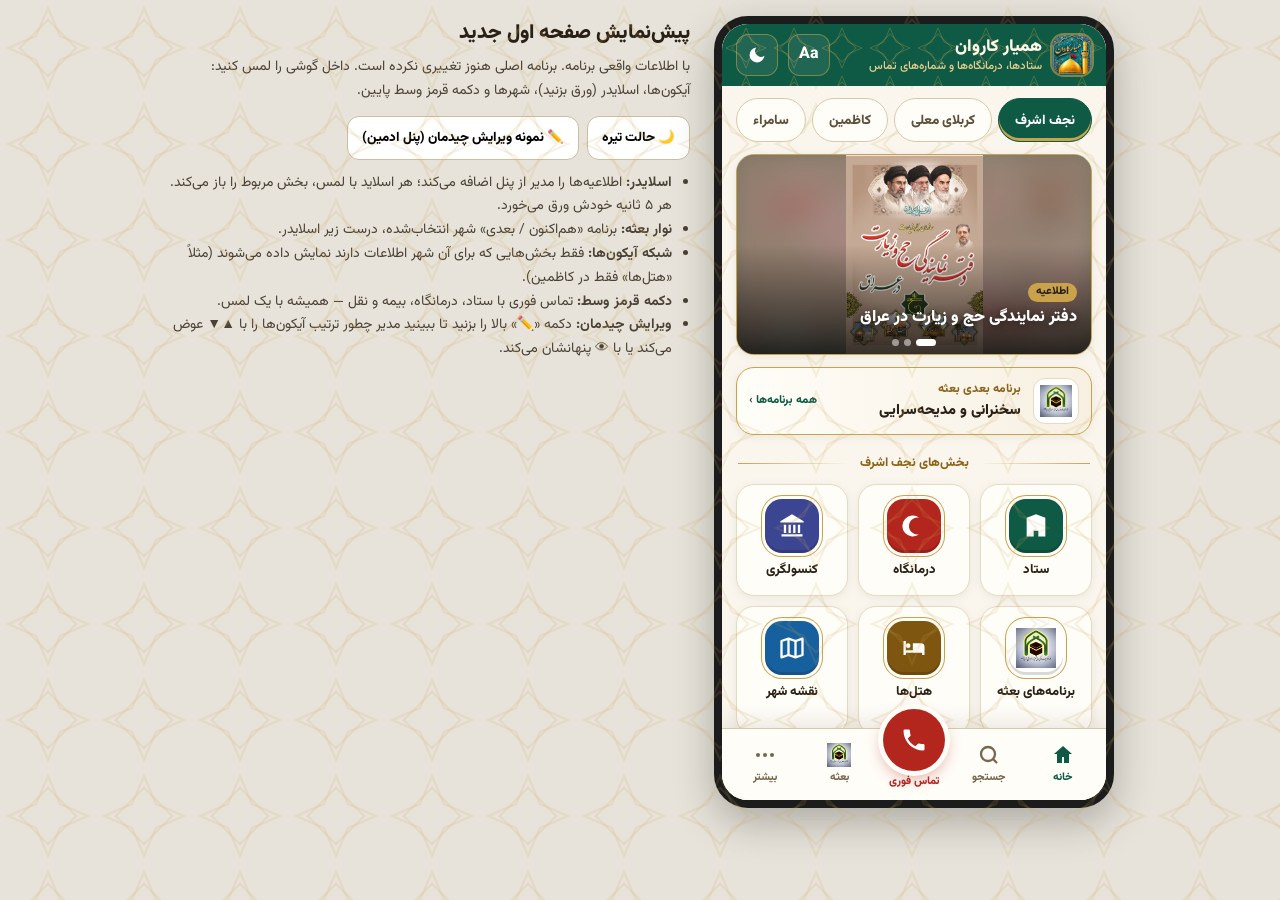
<file: home-preview.html>
<!DOCTYPE html>
<html lang="fa" dir="rtl">
<head>
<meta charset="UTF-8">
<meta name="viewport" content="width=device-width, initial-scale=1.0">
<title>پیش‌نمایش صفحه اول</title>
<meta name="robots" content="noindex">
<link rel="stylesheet" href="fonts/fonts.css">
<style>
  :root{
    --bg:#FAF6EE;--card:#FFFDF8;--card2:#F7F0E2;--text:#2A2116;--muted:#5E4F3A;--dim:#75664D;--border:#E6DAC2;--border-s:#D9C9A8;
    --pri:#0E5A44;--pri-ink:#0E5A44;--brass:#8C6418;--brass-l:#C9A24B;--hdr:#0E5A44;--sos:#B3261E;
    --shadow:0 2px 10px rgba(90,64,20,.08);--r:18px;
    --pat:url("data:image/svg+xml,%3Csvg xmlns='http://www.w3.org/2000/svg' width='48' height='48' viewBox='0 0 48 48'%3E%3Cg fill='none' stroke='%23C9A24B' stroke-opacity='.30' stroke-width='1'%3E%3Cpath d='M24 4l6 14 14 6-14 6-6 14-6-14-14-6 14-6z'/%3E%3Crect x='14' y='14' width='20' height='20' transform='rotate(45 24 24)'/%3E%3C/g%3E%3C/svg%3E");
  }
  [data-theme=dark]{--bg:#14110C;--card:#1E1A13;--card2:#2A241A;--text:#F4EBDA;--muted:#C2B293;--dim:#A39375;--border:#3A3122;--border-s:#4A3F2C;
    --pri:#147358;--pri-ink:#8AB9AC;--brass:#E2C27A;--hdr:#0B3B2D;--shadow:0 4px 18px rgba(0,0,0,.45)}
  *{box-sizing:border-box;margin:0;padding:0;-webkit-tap-highlight-color:transparent}
  body{font-family:'Vazirmatn',sans-serif;background:#E7E3DA;color:var(--text);line-height:1.7}
  [data-theme=dark] body,body[data-theme=dark]{background:#0b0a07}
  button{font-family:inherit}
  /* ── page around the phone ── */
  .pg{max-width:980px;margin:0 auto;padding:16px;display:grid;grid-template-columns:minmax(0,400px) minmax(0,1fr);gap:24px;align-items:start}
  @media (max-width:860px){.pg{grid-template-columns:1fr;justify-items:center}.notes{max-width:400px}}
  .notes h1{font-size:20px;font-weight:900;margin-bottom:6px}
  .notes p,.notes li{font-size:14px;color:#4b4235}
  .notes ul{padding-right:18px;margin:8px 0}
  .notes .ctl{display:flex;gap:8px;flex-wrap:wrap;margin:12px 0}
  .notes .ctl button{min-height:44px;padding:0 14px;border-radius:12px;border:1px solid #cbbd9e;background:#fff;font-weight:800;cursor:pointer}
  .notes .ctl button.on{background:#0E5A44;color:#fff;border-color:#0E5A44}
  .phone{width:100%;max-width:400px;height:min(820px,88vh);border:8px solid #1c1c1c;border-radius:34px;overflow:hidden;position:relative;background:var(--bg);box-shadow:0 14px 40px rgba(0,0,0,.25)}
  .scr{position:absolute;inset:0;overflow-y:auto;scrollbar-width:none;background:var(--bg) }
  .scr::-webkit-scrollbar{display:none}
  .scr::before{content:'';position:fixed;inset:0;background-image:var(--pat);background-size:96px;opacity:.5;pointer-events:none}

  /* ── app ── */
  .hdr{position:sticky;top:0;z-index:5;display:flex;align-items:center;gap:10px;padding:10px 14px;background:var(--hdr) var(--pat);background-size:48px;color:#FFF8E6}
  .hdr .logo{width:40px;height:40px;border-radius:12px;background:center/cover;box-shadow:0 0 0 2px rgba(201,162,75,.6)}
  .hdr h1{flex:1;font-size:17px;font-weight:900;line-height:1.35}
  .hdr h1 small{display:block;font-size:11.5px;font-weight:500;color:#E8CF8F}
  .ib{width:42px;height:42px;border-radius:12px;border:1px solid rgba(201,162,75,.55);background:rgba(255,255,255,.08);color:#fff;font-weight:800;display:flex;align-items:center;justify-content:center}
  .ib svg{width:20px;height:20px}
  .cities{display:flex;gap:6px;padding:12px 14px 0;overflow-x:auto;scrollbar-width:none;position:relative}
  .cities button{flex:1 0 auto;min-height:44px;padding:0 14px;border-radius:100px;border:1px solid var(--border-s);background:var(--card);color:var(--muted);font-weight:800;font-size:13.5px;cursor:pointer}
  .cities button.on{background:var(--pri);border-color:var(--pri);color:#fff;box-shadow:inset 0 -3px 0 var(--brass-l)}

  .slider{position:relative;margin:12px 14px 0;border-radius:var(--r);overflow:hidden;box-shadow:var(--shadow);border:1px solid var(--brass-l)}
  .slides{display:flex;overflow-x:auto;scroll-snap-type:x mandatory;scrollbar-width:none}
  .slides::-webkit-scrollbar{display:none}
  .slide{flex:0 0 100%;scroll-snap-align:center;aspect-ratio:16/9;position:relative;background:#0E5A44;cursor:pointer;color:#fff;overflow:hidden}
  /* کل عکس دیده شود؛ دو طرف با نسخه محو همان عکس پر شود (برای هر اندازه عکس) */
  .slide .blur{position:absolute;inset:-20px;background:var(--img) center/cover;filter:blur(16px) brightness(.75)}
  .slide .fit{position:absolute;inset:0;background:var(--img) center/contain no-repeat}
  .slide::after{content:'';position:absolute;inset:0;background:linear-gradient(180deg,transparent 45%,rgba(0,0,0,.72))}
  .slide .cap{position:absolute;right:14px;left:14px;bottom:24px;z-index:1;text-shadow:0 1px 8px rgba(0,0,0,.6)}
  .slide .cap small{display:inline-block;background:var(--brass-l);color:#2A2116;font-size:11px;font-weight:800;padding:0 8px;border-radius:100px;margin-bottom:4px;text-shadow:none}
  .slide .cap b{display:block;font-size:16px;font-weight:900;line-height:1.5}
  .dots{position:absolute;bottom:8px;left:0;right:0;display:flex;justify-content:center;gap:5px;z-index:2}
  .dots i{width:7px;height:7px;border-radius:100px;background:rgba(255,255,255,.5);transition:width .2s}
  .dots i.on{width:20px;background:#fff}

  .bstrip{display:flex;align-items:center;gap:12px;margin:12px 14px 0;padding:10px 12px;border-radius:var(--r);background:linear-gradient(90deg,var(--card),var(--card2));border:1.5px solid var(--brass-l);box-shadow:var(--shadow);cursor:pointer}
  .bstrip .em{width:46px;height:46px;border-radius:12px;background:#fff center/72% no-repeat;border:1px solid var(--border);flex-shrink:0}
  .bstrip .t{flex:1;min-width:0}
  .bstrip .w{font-size:12px;font-weight:800;color:var(--brass);display:flex;gap:6px;align-items:center}
  .bstrip .w .live{background:var(--sos);color:#fff;border-radius:100px;padding:0 8px;font-size:11px}
  .bstrip b{display:block;font-size:14.5px;font-weight:900;white-space:nowrap;overflow:hidden;text-overflow:ellipsis}
  .bstrip .all{font-size:11.5px;font-weight:800;color:var(--pri-ink);flex-shrink:0}

  .sec-t{display:flex;align-items:center;gap:10px;margin:18px 16px 10px;color:var(--brass);font-size:12.5px;font-weight:800}
  .sec-t::before,.sec-t::after{content:'';flex:1;height:1px;background:linear-gradient(90deg,transparent,var(--brass-l))}
  .sec-t::after{background:linear-gradient(270deg,transparent,var(--brass-l))}
  .grid{display:grid;grid-template-columns:repeat(3,1fr);gap:10px;padding:0 14px}
  .tile{display:flex;flex-direction:column;align-items:center;justify-content:flex-start;gap:8px;padding:14px 6px 12px;border-radius:var(--r);background:var(--card);border:1px solid var(--border);box-shadow:var(--shadow);cursor:pointer;color:var(--text);min-height:112px}
  .tile:active{transform:scale(.97)}
  .tile .ic{width:54px;height:54px;border-radius:17px;display:flex;align-items:center;justify-content:center;color:#fff;background:var(--c);box-shadow:inset 0 -3px 0 rgba(0,0,0,.15),0 0 0 3px var(--card),0 0 0 4px var(--brass-l)}
  .tile .ic svg{width:28px;height:28px}
  .tile .ic.img{background:#fff}
  .tile .ic.img img{width:40px;height:40px;object-fit:contain}
  .tile span{font-size:13px;font-weight:800;text-align:center;line-height:1.45}
  .tile small{display:block;font-size:10.5px;color:var(--dim);font-weight:600;margin-top:-6px}
  .spacer{height:100px}

  .nav{position:absolute;bottom:0;left:0;right:0;z-index:6;display:flex;align-items:flex-end;justify-content:space-around;padding:6px 6px 10px;background:var(--card);border-top:1px solid var(--border-s);box-shadow:0 -6px 20px rgba(60,40,10,.10)}
  .nav button{flex:1;display:flex;flex-direction:column;align-items:center;gap:2px;background:none;border:none;color:var(--dim);font-size:11px;font-weight:800;cursor:pointer;min-height:52px;justify-content:center}
  .nav button svg{width:24px;height:24px}
  .nav button.on{color:var(--pri-ink)}
  .nav .sos{flex:0 0 76px;margin-top:-26px}
  .nav .sos .b{width:62px;height:62px;border-radius:50%;background:var(--sos);color:#fff;display:flex;align-items:center;justify-content:center;box-shadow:0 0 0 5px var(--card),0 6px 16px rgba(179,38,30,.45)}
  .nav .sos .b svg{width:28px;height:28px}
  .nav .sos{color:var(--sos)}

  /* sheets / sub pages */
  .sheet{position:absolute;inset:0;z-index:10;background:rgba(0,0,0,.5);display:none;align-items:flex-end}
  .sheet.open{display:flex}
  .sheet .box{width:100%;max-height:86%;overflow-y:auto;background:var(--card);border-radius:24px 24px 0 0;border-top:2px solid var(--brass-l);padding:14px 16px 18px}
  .sheet h3{text-align:center;font-size:16px;font-weight:900;margin:6px 0 12px}
  .handle{width:40px;height:4px;border-radius:2px;background:var(--border-s);margin:0 auto}
  .call{display:flex;align-items:center;gap:12px;padding:10px 0;border-bottom:1px solid var(--border)}
  .call:last-child{border-bottom:none}
  .call .who{flex:1;min-width:0}
  .call .who small{display:block;font-size:12px;color:var(--c,var(--muted));font-weight:800}
  .call .who b{display:block;font-size:18px;font-weight:900;direction:ltr;text-align:right}
  .call .who em{display:block;font-style:normal;font-size:12px;color:var(--dim)}
  .call a{width:50px;height:50px;border-radius:14px;background:var(--c,var(--pri));color:#fff;display:flex;align-items:center;justify-content:center;flex-shrink:0}
  .call a svg{width:22px;height:22px}
  .grp{font-size:12.5px;font-weight:900;color:var(--brass);margin-top:10px}
  .sub{position:absolute;inset:0;z-index:9;background:var(--bg);display:none;flex-direction:column}
  .sub.open{display:flex}
  .sub .top{display:flex;align-items:center;gap:10px;padding:10px 14px;background:var(--hdr) var(--pat);background-size:48px;color:#fff}
  .sub .top button{width:42px;height:42px;border-radius:12px;border:1px solid rgba(201,162,75,.55);background:rgba(255,255,255,.08);color:#fff}
  .sub .top button svg{width:20px;height:20px}
  .sub .top b{font-size:16px;font-weight:900}
  .sub .body{flex:1;overflow-y:auto;padding:14px}
  .card{background:var(--card);border:1px solid var(--border);border-top:3px solid var(--c);border-radius:var(--r);padding:12px 14px;box-shadow:var(--shadow)}
  .card .addr{font-size:14px;color:var(--muted);margin-bottom:6px}
  .ph{padding:28px 10px;text-align:center;color:var(--dim);font-size:13.5px}

  /* edit mode (sample of admin) */
  .edit .tile{cursor:default;position:relative}
  .edit .tile.off{opacity:.35}
  .tile .ed{display:none;position:absolute;top:4px;left:4px;right:4px;justify-content:space-between}
  .edit .tile .ed{display:flex}
  .ed button{width:26px;height:26px;border-radius:8px;border:1px solid var(--border-s);background:var(--card2);color:var(--text);font-size:11px;cursor:pointer}
</style>
</head>
<body>
<div class="pg">
  <div class="phone" id="phone"><div class="scr" id="scr"></div>
    <div class="nav" id="nav"></div>
    <div class="sub" id="sub"><div class="top"><button onclick="closeSub()" aria-label="بازگشت"><svg viewBox="0 0 24 24" fill="none" stroke="currentColor" stroke-width="2.6" stroke-linecap="round"><polyline points="9 5 16 12 9 19"/></svg></button><b id="subT"></b></div><div class="body" id="subB"></div></div>
    <div class="sheet" id="sheet" onclick="if(event.target===this)this.classList.remove('open')"><div class="box"><div class="handle"></div><h3>📞 تماس فوری</h3><div id="sheetB"></div></div></div>
  </div>
  <div class="notes">
    <h1>پیش‌نمایش صفحه اول جدید</h1>
    <p>با اطلاعات واقعی برنامه. برنامه اصلی هنوز تغییری نکرده است. داخل گوشی را لمس کنید: آیکون‌ها، اسلایدر (ورق بزنید)، شهرها و دکمه قرمز وسط پایین.</p>
    <div class="ctl">
      <button id="themeB" onclick="toggleTheme()">🌙 حالت تیره</button>
      <button id="editB" onclick="toggleEdit()">✏️ نمونه ویرایش چیدمان (پنل ادمین)</button>
    </div>
    <ul>
      <li><b>اسلایدر:</b> اطلاعیه‌ها را مدیر از پنل اضافه می‌کند؛ هر اسلاید با لمس، بخش مربوط را باز می‌کند. هر ۵ ثانیه خودش ورق می‌خورد.</li>
      <li><b>نوار بعثه:</b> برنامه «هم‌اکنون / بعدی» شهر انتخاب‌شده، درست زیر اسلایدر.</li>
      <li><b>شبکه آیکون‌ها:</b> فقط بخش‌هایی که برای آن شهر اطلاعات دارند نمایش داده می‌شوند (مثلاً «هتل‌ها» فقط در کاظمین).</li>
      <li><b>دکمه قرمز وسط:</b> تماس فوری با ستاد، درمانگاه، بیمه و نقل — همیشه با یک لمس.</li>
      <li><b>ویرایش چیدمان:</b> دکمه «✏️» بالا را بزنید تا ببینید مدیر چطور ترتیب آیکون‌ها را با ▲▼ عوض می‌کند یا با 👁 پنهانشان می‌کند.</li>
    </ul>
  </div>
</div>

<script src="data.js"></script>
<script>
const D = CARAVAN_DATA, esc = s => String(s ?? '').replace(/[&<>"']/g, c => ({'&':'&amp;','<':'&lt;','>':'&gt;','"':'&quot;',"'":'&#39;'}[c]));
const fa = s => String(s).replace(/\d/g, d => '۰۱۲۳۴۵۶۷۸۹'[d]);
const I = {
  hq:'<svg viewBox="0 0 24 24" fill="currentColor"><path d="M4 21V5l8-3 8 3v16h-6v-5h-4v5zm4-13h2v2H8zm6 0h2v2h-2zm-6 4h2v2H8zm6 0h2v2h-2z"/></svg>',
  clinic:'<svg viewBox="0 0 24 24" fill="currentColor"><path d="M16.46 4.85A9 9 0 1 0 16.46 19.15 7.3 7.3 0 1 1 16.46 4.85Z"/></svg>',
  consulate:'<svg viewBox="0 0 24 24" fill="currentColor"><path d="M3 21h18v-2H3zm2-3h2v-7H5zm4 0h2v-7H9zm4 0h2v-7h-2zm4 0h2v-7h-2zM12 2L2 8v1h20V8z"/></svg>',
  hotel:'<svg viewBox="0 0 24 24" fill="currentColor"><path d="M3 18V6h2v8h6V8h7a3 3 0 013 3v7h-2v-2H5v2zm4-6a2 2 0 110-4 2 2 0 010 4z"/></svg>',
  map:'<svg viewBox="0 0 24 24" fill="none" stroke="currentColor" stroke-width="2" stroke-linejoin="round"><path d="M9 4L3 6v14l6-2 6 2 6-2V4l-6 2z"/><path d="M9 4v14M15 6v14"/></svg>',
  transport:'<svg viewBox="0 0 24 24" fill="currentColor"><path d="M5 16V6a3 3 0 013-3h8a3 3 0 013 3v10a2 2 0 01-1 1.7V20a1 1 0 01-1 1h-1a1 1 0 01-1-1v-1H9v1a1 1 0 01-1 1H7a1 1 0 01-1-1v-2.3A2 2 0 015 16zm2-9v4h10V7zm1.5 9a1.5 1.5 0 100-3 1.5 1.5 0 000 3zm7 0a1.5 1.5 0 100-3 1.5 1.5 0 000 3z"/></svg>',
  food:'<svg viewBox="0 0 24 24" fill="currentColor"><path d="M7 2h2v7a2 2 0 01-1 1.7V22H6V10.7A2 2 0 015 9V2h2v5h0zm9 0a4 4 0 014 4v7h-3v9h-2V2z"/></svg>',
  ziyarat:'<svg viewBox="0 0 24 24" fill="currentColor"><path d="M12 2l1 2c3 1 6 4 6 8v1H5v-1c0-4 3-7 6-8zM4 15h16v2H4zm1 3h14v4H5z"/></svg>',
  phone:'<svg viewBox="0 0 24 24" fill="currentColor"><path d="M6.6 10.8a15.1 15.1 0 006.6 6.6l2.2-2.2a1 1 0 011-.25 11.4 11.4 0 003.6.57 1 1 0 011 1V20a1 1 0 01-1 1A17 17 0 013 4a1 1 0 011-1h3.5a1 1 0 011 1c0 1.25.2 2.45.57 3.57a1 1 0 01-.25 1z"/></svg>',
  home:'<svg viewBox="0 0 24 24" fill="currentColor"><path d="M12 3l9 8h-3v9h-5v-6h-2v6H6v-9H3z"/></svg>',
  search:'<svg viewBox="0 0 24 24" fill="none" stroke="currentColor" stroke-width="2.3"><circle cx="11" cy="11" r="7"/><path d="M20 20l-4-4"/></svg>',
  more:'<svg viewBox="0 0 24 24" fill="currentColor"><circle cx="5" cy="12" r="2"/><circle cx="12" cy="12" r="2"/><circle cx="19" cy="12" r="2"/></svg>',
  moon:'<svg viewBox="0 0 24 24" fill="currentColor"><path d="M21 12.8A9 9 0 1111.2 3a7 7 0 009.8 9.8z"/></svg>'
};
const COLORS = { hq:'#0E5A44', clinic:'#B3261E', consulate:'#3B4592', hotel:'#7E5610', map:'#17609E', transport:'#944A04', food:'#944A04', ziyarat:'#00695C', ins:'#1C5C9E', besat:'#00796B' };
const cities = D.cities.filter(c => !c.hidden);
let city = cities[0], editMode = false;
/* چیدمانی که مدیر در ادمین تعیین می‌کند */
let layout = ['hq','clinic','consulate','besat','hotel','map','ins','transport','food','ziyarat'].map(id => ({ id, on: true }));
const besatList = id => ((D.besat || {}).cities || {})[id] || [];
const clinicOf = c => c.clinic || (c.places || []).find(p => p.type === 'clinic');
const TILES = {
  hq:        { label: 'ستاد', has: c => !!c.hq },
  clinic:    { label: 'درمانگاه', has: c => !!clinicOf(c) },
  consulate: { label: 'کنسولگری', has: c => !!c.consulate },
  besat:     { label: 'برنامه‌های بعثه', has: c => besatList(c.id).length > 0, img: () => (D.besat && D.besat.emblem) || 'besat-emblem.png' },
  hotel:     { label: 'هتل‌ها', has: c => (c.hotels || []).length > 0, sub: c => fa((c.hotels || []).length) + ' هتل' },
  map:       { label: 'نقشه شهر', has: c => !!(c.map && c.map.image) },
  ins:       { label: 'بیمه معلم', has: () => !!(D.insurance && D.insurance.contacts.length), img: () => 'ins-logo.png' },
  transport: { label: 'ناظر نقل', has: () => !!(D.transport && D.transport.contacts.length) },
  food:      { label: 'برنامه غذایی', has: () => !!D.food },
  ziyarat:   { label: 'اماکن زیارتی', has: c => (c.places || []).some(p => p.type === 'ziyarat') }
};

function slides() {
  const s = [];
  if (D.site && D.site.banner) s.push({ img: D.site.banner.image, tag: 'اطلاعیه', t: D.site.banner.title || '' });
  const bp = ((D.besat || {}).posters || {})[city.id];
  if (bp) s.push({ img: bp, tag: 'بعثه', t: 'برنامه‌های فرهنگی بعثه در ' + city.name, go: 'besat' });
  if (city.heroImage) s.push({ img: city.heroImage, tag: 'خوش آمدید', t: city.name + ' — ' + ((city.arabic || '').split(' · ')[1] || '') });
  return s;
}
function render() {
  const icon = (D.site && D.site.icon && D.site.icon.i192) || 'app-icon-192.png';
  const sl = slides(), bl = besatList(city.id);
  const visible = layout.filter(t => (editMode || t.on) && TILES[t.id].has(city));
  document.getElementById('scr').innerHTML = `
    <div class="hdr"><div class="logo" style="background-image:url('${esc(icon)}')"></div>
      <h1>${esc((D.site && D.site.appTitle) || 'راهنمای کاروان عراق')}<small>${esc((D.site && D.site.appSubtitle) || '')}</small></h1>
      <span class="ib">Aa</span><span class="ib">${I.moon}</span></div>
    <div class="cities">${cities.map(c => `<button class="${c === city ? 'on' : ''}" onclick="pickCity('${c.id}')">${esc(c.name)}</button>`).join('')}</div>
    ${sl.length ? `<div class="slider"><div class="slides" id="slides" onscroll="slideDots()">${sl.map(x => `
      <div class="slide" style="--img:url('${esc(x.img)}')" onclick="${x.go ? `openTile('${x.go}')` : `openSub('${esc(x.t)}','<img src=&quot;${esc(x.img)}&quot; style=&quot;width:100%;border-radius:14px&quot;>')`}">
        <div class="blur"></div><div class="fit"></div><div class="cap"><small>${esc(x.tag)}</small><b>${esc(x.t)}</b></div></div>`).join('')}</div>
      <div class="dots" id="dots">${sl.map((_, i) => `<i class="${i ? '' : 'on'}"></i>`).join('')}</div></div>` : ''}
    ${bl.length ? `<div class="bstrip" onclick="openTile('besat')"><div class="em" style="background-image:url('${esc(TILES.besat.img())}')"></div>
      <div class="t"><div class="w">برنامه بعدی بعثه</div><b>${esc(bl[0].title)}</b></div><span class="all">همه برنامه‌ها ›</span></div>` : ''}
    <div class="sec-t">بخش‌های ${esc(city.name)}</div>
    <div class="grid ${editMode ? 'edit' : ''}">${visible.map(t => {
      const T = TILES[t.id], k = layout.indexOf(t);
      return `<div class="tile ${t.on ? '' : 'off'}" onclick="${editMode ? '' : `openTile('${t.id}')`}">
        <div class="ed"><button onclick="mv(${k},-1)" title="جلوتر">▲</button><button onclick="tog(${k})" title="نمایش / پنهان">${t.on ? '👁' : '🚫'}</button><button onclick="mv(${k},1)" title="عقب‌تر">▼</button></div>
        <div class="ic ${T.img ? 'img' : ''}" style="--c:${COLORS[t.id]}">${T.img ? `<img src="${esc(T.img())}" alt="">` : I[t.id] || ''}</div>
        <span>${T.label}</span>${T.sub ? `<small>${T.sub(city)}</small>` : ''}</div>`;
    }).join('')}</div>
    <div class="spacer"></div>`;
  document.getElementById('nav').innerHTML = `
    <button class="on">${I.home}خانه</button><button onclick="openSub('جستجو','<div class=ph>جستجوی شماره، نقش یا نام (مثل الان)</div>')">${I.search}جستجو</button>
    <button class="sos" onclick="openSos()"><span class="b">${I.phone}</span>تماس فوری</button>
    <button onclick="openTile('besat')"><img src="${esc(TILES.besat.img())}" alt="" style="width:24px;height:24px;object-fit:contain">بعثه</button>
    <button onclick="openSub('بیشتر','<div class=ph>درباره برنامه · اشتراک‌گذاری · QR کد · نصب روی گوشی · اندازه نوشته</div>')">${I.more}بیشتر</button>`;
  clearInterval(window._auto);
  window._auto = setInterval(() => { const el = document.getElementById('slides'); if (!el || editMode) return;
    const n = el.children.length, i = Math.round(Math.abs(el.scrollLeft) / el.clientWidth); el.children[(i + 1) % n].scrollIntoView({ behavior: 'smooth', block: 'nearest', inline: 'center' }); }, 5000);
}
function slideDots() { const el = document.getElementById('slides'), i = Math.round(Math.abs(el.scrollLeft) / el.clientWidth);
  document.querySelectorAll('#dots i').forEach((d, k) => d.classList.toggle('on', k === i)); }
function pickCity(id) { city = cities.find(c => c.id === id); render(); document.getElementById('scr').scrollTop = 0; }
function mv(k, d) { event.stopPropagation(); const j = k + d; if (j < 0 || j >= layout.length) return; [layout[k], layout[j]] = [layout[j], layout[k]]; render(); }
function tog(k) { event.stopPropagation(); layout[k].on = !layout[k].on; render(); }
function toggleEdit() { editMode = !editMode; document.getElementById('editB').classList.toggle('on', editMode); render(); }
function toggleTheme() { const d = document.documentElement.dataset.theme === 'dark'; document.documentElement.dataset.theme = d ? '' : 'dark'; document.body.dataset.theme = d ? '' : 'dark'; document.getElementById('themeB').classList.toggle('on', !d); }

const callRow = (c, color) => `<div class="call" style="--c:${color}"><div class="who"><small>${esc(c.role)}</small><b>${esc(c.phone)}</b>${c.name ? `<em>${esc(c.name)}</em>` : ''}</div><a>${I.phone}</a></div>`;
const groupCalls = (sec, color, title) => sec && (sec.contacts || []).length ? `<div class="grp">${esc(title || sec.title)}</div>${sec.contacts.map(c => callRow(c, color)).join('')}` : '';
function openSos() {
  const cl = clinicOf(city);
  document.getElementById('sheetB').innerHTML =
    groupCalls(city.hq, COLORS.hq) + groupCalls(cl, COLORS.clinic) + groupCalls(D.insurance, COLORS.ins) + groupCalls(D.transport, COLORS.transport)
    || '<div class="ph">شماره‌ای برای این شهر ثبت نشده</div>';
  document.getElementById('sheet').classList.add('open');
}
function openSub(t, html) { document.getElementById('subT').textContent = t; document.getElementById('subB').innerHTML = html; document.getElementById('sub').classList.add('open'); }
function closeSub() { document.getElementById('sub').classList.remove('open'); }
function secCard(sec, color) {
  if (!sec) return '<div class="ph">اطلاعاتی ثبت نشده</div>';
  return `<div class="card" style="--c:${color}">${sec.address ? `<div class="addr">📍 ${esc(sec.address)}</div>` : ''}
    ${(sec.contacts || []).map(c => callRow(c, color)).join('') || '<div class="ph" style="padding:8px">شماره‌ای ثبت نشده</div>'}</div>
    <div class="ph">در نسخه نهایی: دکمه‌های مسیریابی، واتساپ، کپی و … مثل الان</div>`;
}
function openTile(id) {
  if (editMode) return;
  const T = TILES[id];
  if (id === 'hq') return openSub(city.hq.title, secCard(city.hq, COLORS.hq));
  if (id === 'clinic') return openSub(clinicOf(city).title, secCard(clinicOf(city), COLORS.clinic));
  if (id === 'consulate') return openSub(city.consulate.title, secCard(city.consulate, COLORS.consulate));
  if (id === 'ins') return openSub(D.insurance.title, secCard(D.insurance, COLORS.ins));
  if (id === 'transport') return openSub(D.transport.title, secCard(D.transport, COLORS.transport));
  if (id === 'besat') return openSub('برنامه‌های بعثه — ' + city.name, besatList(city.id).length
    ? besatList(city.id).map(p => `<div class="card" style="--c:${COLORS.besat};margin-bottom:10px"><b>${esc(p.title)}</b><div class="addr">📍 ${esc(p.place || '')}</div></div>`).join('') + '<div class="ph">در نسخه نهایی: همان صفحه کامل بعثه با «هم‌اکنون / بعدی»</div>'
    : '<div class="ph">برای این شهر برنامه‌ای ثبت نشده</div>');
  if (id === 'hotel') return openSub('هتل‌های ' + city.name, (city.hotels || []).slice(0, 8).map(h => `<div class="card" style="--c:${COLORS.hotel};margin-bottom:8px"><b>${esc(h.name)}</b></div>`).join('') + '<div class="ph">در نسخه نهایی: جستجو، کد هتل، گالری تصاویر و …</div>');
  if (id === 'map') return openSub('نقشه ' + city.name, `<img src="${esc(city.map.image)}" style="width:100%;border-radius:12px"><div class="ph">در نسخه نهایی: بزرگ‌نمایی با دو انگشت و دانلود PDF</div>`);
  openSub(T.label, '<div class="ph">این بخش در نسخه نهایی همان صفحه فعلی برنامه را باز می‌کند</div>');
}
render();
</script>
</body>
</html>
</file>
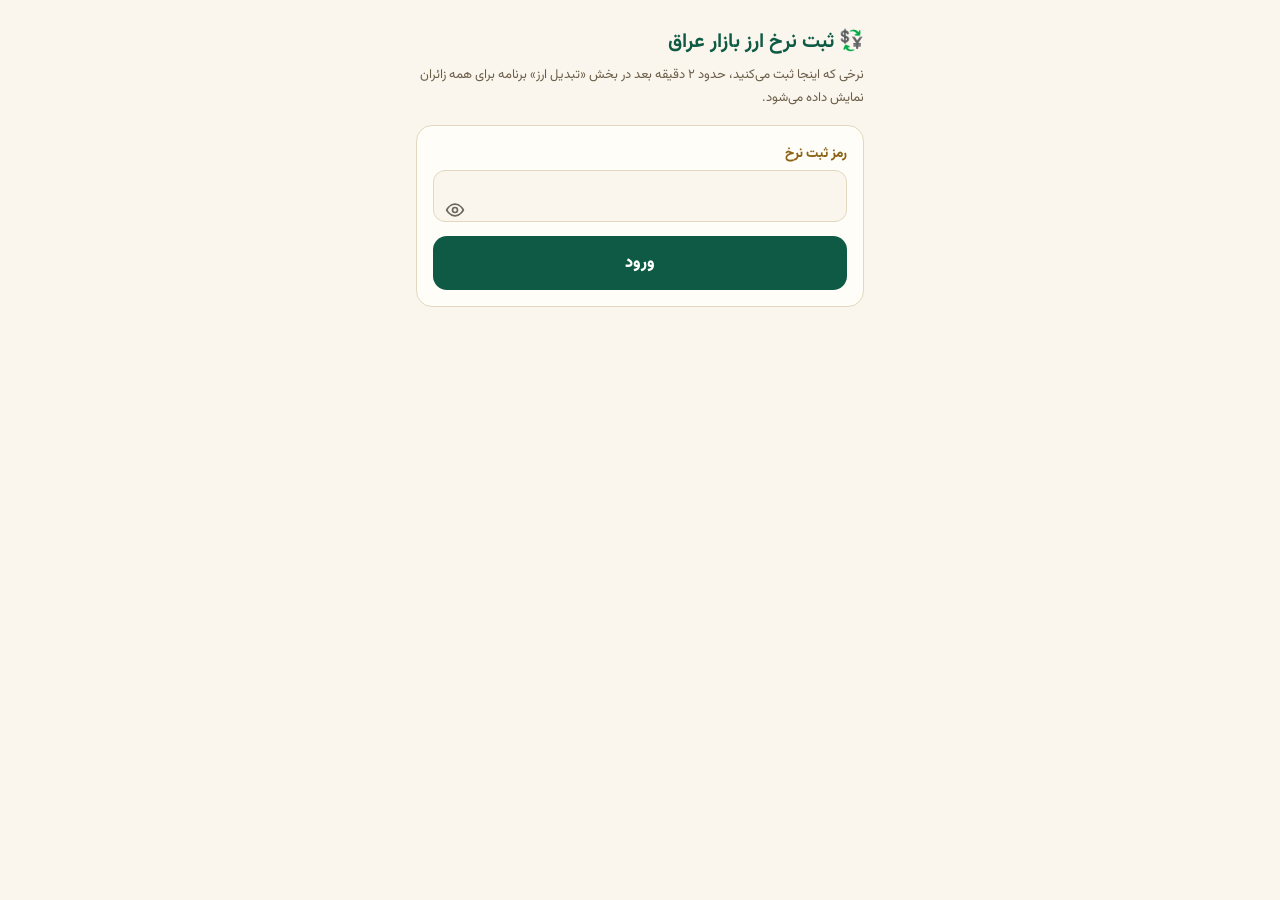
<file: nerkh.html>
<!DOCTYPE html>
<html lang="fa" dir="rtl">
<head>
<meta charset="UTF-8">
<meta name="viewport" content="width=device-width, initial-scale=1.0">
<meta name="robots" content="noindex">
<title>ثبت نرخ ارز</title>
<link rel="stylesheet" href="fonts/fonts.css">
<style>
  :root{--bg:#FAF6EE;--card:#FFFDF8;--text:#1F1A12;--muted:#6B5E48;--gold:#0E5A44;--brass:#8C6418;--border:#E3D7BF;--red:#B3261E}
  @media (prefers-color-scheme: dark){:root{--bg:#14110C;--card:#1E1A13;--text:#F3EBDD;--muted:#B9AA8E;--gold:#2E9C77;--brass:#D2AE62;--border:#3A3224}}
  *{box-sizing:border-box}
  body{margin:0;background:var(--bg);color:var(--text);font-family:'Vazirmatn',sans-serif;line-height:1.8}
  main{max-width:480px;margin:0 auto;padding:16px}
  h1{font-size:20px;margin:8px 0 4px;color:var(--gold)}
  .sub{color:var(--muted);font-size:13px;margin:0 0 14px}
  .card{background:var(--card);border:1px solid var(--border);border-radius:16px;padding:16px;margin-bottom:12px}
  label{display:block;font-size:13.5px;font-weight:800;color:var(--brass);margin:12px 0 4px}
  label:first-child{margin-top:0}
  input{width:100%;min-height:52px;padding:0 14px;border-radius:12px;border:1px solid var(--border);background:var(--bg);color:var(--text);
    font-family:inherit;font-size:20px;font-weight:800;direction:ltr;text-align:left}
  input.txt{direction:rtl;text-align:right;font-size:16px}
  .hint{font-size:12.5px;color:var(--muted);margin-top:2px}
  button{width:100%;min-height:54px;border:none;border-radius:14px;background:var(--gold);color:#fff;font-family:inherit;font-size:16px;font-weight:900;cursor:pointer;margin-top:14px}
  button:disabled{opacity:.6}
  button.link{background:none;color:var(--muted);min-height:36px;font-size:13px;font-weight:700;margin-top:6px}
  .msg{padding:12px 14px;border-radius:12px;font-size:14px;margin-top:12px;display:none}
  .msg.show{display:block}
  .msg.ok{background:rgba(14,90,68,.12);border:1px solid var(--gold)}
  .msg.err{background:rgba(179,38,30,.10);border:1px solid var(--red)}
  .msg.wait{background:rgba(140,100,24,.10);border:1px solid var(--brass)}
  .last{font-size:13px;color:var(--muted)}
  .last b{color:var(--text)}
  .check{font-size:13px;margin-top:10px;padding:10px 12px;border-radius:10px;background:var(--bg);border:1px dashed var(--border)}
</style>
</head>
<body>
<main>
  <h1>💱 ثبت نرخ ارز بازار عراق</h1>
  <p class="sub">نرخی که اینجا ثبت می‌کنید، حدود ۲ دقیقه بعد در بخش «تبدیل ارز» برنامه برای همه زائران نمایش داده می‌شود.</p>

  <section class="card" id="login" style="display:none">
    <label for="pass">رمز ثبت نرخ</label>
    <input id="pass" type="password" class="txt" autocomplete="current-password" onkeydown="if(event.key==='Enter')login()">
    <button onclick="login()">ورود</button>
    <div class="msg err" id="loginErr"></div>
  </section>

  <section id="form" style="display:none">
    <div class="card last" id="last">…</div>
    <div class="card">
      <label for="t1000"><svg viewBox="0 0 30 20" width="18" height="12" aria-hidden="true" style="border-radius:2px;box-shadow:0 0 0 .5px rgba(0,0,0,.25);vertical-align:-1px"><rect width="30" height="20" fill="#fff"/><rect width="30" height="6.7" fill="#CE1126"/><rect y="13.3" width="30" height="6.7" fill="#000"/><path fill="#007A3D" d="M8.5 9h3.2v2.2H8.5zM13.4 8.6h3.2v2.6h-3.2zM18.3 9h3.2v2.2h-3.2z"/></svg> هر ۱٬۰۰۰ دینار چند تومان؟</label>
      <input id="t1000" inputmode="numeric" placeholder="مثلاً 172000" oninput="fmt(this);check()">
      <label for="usdIqd"><svg viewBox="0 0 30 20" width="18" height="12" aria-hidden="true" style="border-radius:2px;box-shadow:0 0 0 .5px rgba(0,0,0,.25);vertical-align:-1px"><rect width="30" height="20" fill="#fff"/><rect y="0.00" width="30" height="1.54" fill="#B22234"/><rect y="3.08" width="30" height="1.54" fill="#B22234"/><rect y="6.15" width="30" height="1.54" fill="#B22234"/><rect y="9.23" width="30" height="1.54" fill="#B22234"/><rect y="12.31" width="30" height="1.54" fill="#B22234"/><rect y="15.38" width="30" height="1.54" fill="#B22234"/><rect y="18.46" width="30" height="1.54" fill="#B22234"/><rect width="13" height="10.77" fill="#3C3B6E"/><g fill="#fff"><circle cx="2.5" cy="2.2" r=".7"/><circle cx="6.5" cy="2.2" r=".7"/><circle cx="10.5" cy="2.2" r=".7"/><circle cx="4.5" cy="5.4" r=".7"/><circle cx="8.5" cy="5.4" r=".7"/><circle cx="2.5" cy="8.6" r=".7"/><circle cx="6.5" cy="8.6" r=".7"/><circle cx="10.5" cy="8.6" r=".7"/></g></svg> هر ۱ دلار چند دینار؟</label>
      <input id="usdIqd" inputmode="numeric" placeholder="مثلاً 1480" oninput="fmt(this);check()">
      <label for="usdT"><svg viewBox="0 0 30 20" width="18" height="12" aria-hidden="true" style="border-radius:2px;box-shadow:0 0 0 .5px rgba(0,0,0,.25);vertical-align:-1px"><rect width="30" height="20" fill="#fff"/><rect y="0.00" width="30" height="1.54" fill="#B22234"/><rect y="3.08" width="30" height="1.54" fill="#B22234"/><rect y="6.15" width="30" height="1.54" fill="#B22234"/><rect y="9.23" width="30" height="1.54" fill="#B22234"/><rect y="12.31" width="30" height="1.54" fill="#B22234"/><rect y="15.38" width="30" height="1.54" fill="#B22234"/><rect y="18.46" width="30" height="1.54" fill="#B22234"/><rect width="13" height="10.77" fill="#3C3B6E"/><g fill="#fff"><circle cx="2.5" cy="2.2" r=".7"/><circle cx="6.5" cy="2.2" r=".7"/><circle cx="10.5" cy="2.2" r=".7"/><circle cx="4.5" cy="5.4" r=".7"/><circle cx="8.5" cy="5.4" r=".7"/><circle cx="2.5" cy="8.6" r=".7"/><circle cx="6.5" cy="8.6" r=".7"/><circle cx="10.5" cy="8.6" r=".7"/></g></svg> هر ۱ دلار چند تومان؟ (اختیاری)</label>
      <input id="usdT" inputmode="numeric" placeholder="مثلاً 255000" oninput="fmt(this);check()">
      <label for="by">نام شما (اختیاری)</label>
      <input id="by" class="txt" maxlength="40" oninput="try{localStorage.setItem('nerkh-by',this.value)}catch(e){}">
      <div class="check" id="check">نرخ‌ها را وارد کنید.</div>
      <button id="send" onclick="send()">ثبت نرخ امروز</button>
      <div class="msg" id="msg"></div>
    </div>
    <button class="link" onclick="logout()">خروج از این گوشی</button>
  </section>
</main>
<script>
/* این صفحه فقط می‌تواند کار «Market rate from reporter» را در گیت‌هاب اجرا کند (توکن با دسترسی Actions)،
   و آن کار هم فقط عدد در محدوده معقول را در rate-market.json می‌نویسد. به data.js و بقیه برنامه دسترسی ندارد. */
const onPages = location.hostname.endsWith('.github.io');
const REPO = (onPages ? location.hostname.split('.')[0] : 'mirahmadian') + '/' + (onPages ? (location.pathname.split('/')[1] || 'iraq-guide') : 'iraq-guide');
const TK = 'nerkh-token';
let token = null;
try {
  token = sessionStorage.getItem(TK);
  if (!token) token = localStorage.getItem(TK);
  if (token) sessionStorage.setItem(TK, token);
  localStorage.removeItem(TK);
} catch (e) {}

const unb64 = t => Uint8Array.from(atob(t), c => c.charCodeAt(0));
async function decrypt(blob, pass) {
  const base = await crypto.subtle.importKey('raw', new TextEncoder().encode(pass), 'PBKDF2', false, ['deriveKey']);
  const key = await crypto.subtle.deriveKey({ name: 'PBKDF2', salt: unb64(blob.salt), iterations: 250000, hash: 'SHA-256' }, base,
    { name: 'AES-GCM', length: 256 }, false, ['decrypt']);
  return new TextDecoder().decode(await crypto.subtle.decrypt({ name: 'AES-GCM', iv: unb64(blob.iv) }, key, unb64(blob.data)));
}
const api = (path, opts = {}) => fetch('https://api.github.com/repos/' + REPO + path, { ...opts,
  headers: { Authorization: 'Bearer ' + token, Accept: 'application/vnd.github+json', ...(opts.headers || {}) } });
const $ = id => document.getElementById(id);
const toEn = s => String(s || '').replace(/[۰-۹]/g, d => '۰۱۲۳۴۵۶۷۸۹'.indexOf(d)).replace(/[٠-٩]/g, d => '٠١٢٣٤٥٦٧٨٩'.indexOf(d));
const val = id => +toEn($(id).value).replace(/[^\d.]/g, '') || 0;
const fa = n => (+n || 0).toLocaleString('fa', { maximumFractionDigits: 1 });
function fmt(el) { const v = toEn(el.value).replace(/[^\d]/g, ''); el.value = v ? (+v).toLocaleString('en') : ''; }
function msg(text, kind) { const m = $('msg'); m.className = 'msg show ' + kind; m.innerHTML = text; }

async function login() {
  const err = $('loginErr'); err.className = 'msg err';
  try {
    const r = await fetch('rate-key.json?t=' + Date.now(), { cache: 'no-store' });
    if (!r.ok) throw new Error('دسترسی ثبت نرخ هنوز در پنل مدیریت ساخته نشده است.');
    token = await decrypt(await r.json(), $('pass').value).catch(() => { throw new Error('رمز اشتباه است.'); });
    const t = await api('/actions/workflows/rate-market.yml');
    if (!t.ok) throw new Error('کلید ثبت نرخ کار نمی‌کند (' + t.status + ') — به مدیر برنامه خبر دهید.');
    try { sessionStorage.setItem(TK, token); localStorage.removeItem(TK); } catch (e) {}
    show();
  } catch (e) { token = null; err.textContent = e.message; err.className = 'msg err show'; }
}
function logout() { try { sessionStorage.removeItem(TK); localStorage.removeItem(TK); } catch (e) {} token = null; show(); }

let lastTs = 0;
async function loadLast() {
  try {
    const j = await (await fetch('rate-market.json?t=' + Date.now(), { cache: 'no-store' })).json();
    lastTs = j.ts || 0;
    $('last').innerHTML = j.ts ? `آخرین نرخ ثبت‌شده: <b>${new Date(j.ts).toLocaleString('fa-IR', { timeZone: 'Asia/Baghdad', dateStyle: 'medium', timeStyle: 'short' })}</b>${j.by ? ' — ' + j.by.replace(/</g, '') : ''}<br>
      ${j.toman_per_1000_iqd ? `هر ۱٬۰۰۰ دینار: <b>${fa(j.toman_per_1000_iqd)} تومان</b> · ` : ''}${j.iqd_per_usd ? `دلار: <b>${fa(j.iqd_per_usd)} دینار</b> · ` : ''}${j.toman_per_usd ? `دلار: <b>${fa(j.toman_per_usd)} تومان</b>` : ''}`
      : 'هنوز نرخی ثبت نشده است.';
    if (j.toman_per_1000_iqd && !$('t1000').value) $('t1000').placeholder = 'آخرین: ' + (+j.toman_per_1000_iqd).toLocaleString('en');
    if (j.iqd_per_usd && !$('usdIqd').value) $('usdIqd').placeholder = 'آخرین: ' + (+j.iqd_per_usd).toLocaleString('en');
    if (j.toman_per_usd && !$('usdT').value) $('usdT').placeholder = 'آخرین: ' + (+j.toman_per_usd).toLocaleString('en');
  } catch (e) { $('last').textContent = 'آخرین نرخ ثبت‌شده دریافت نشد.'; }
}
/* همان محدوده‌هایی که کار گیت‌هاب می‌پذیرد */
function problems() {
  const a = val('t1000'), b = val('usdIqd'), c = val('usdT'), p = [];
  if (!a && !(b && c)) p.push('نرخ «۱۰۰۰ دینار به تومان» لازم است.');
  if (a && (a < 20000 || a > 5000000)) p.push('نرخ ۱۰۰۰ دینار به تومان عجیب است — صفرها را بررسی کنید.');
  if (b && (b < 500 || b > 10000)) p.push('نرخ دلار به دینار عجیب است.');
  if (c && (c < 10000 || c > 50000000)) p.push('نرخ دلار به تومان عجیب است.');
  return p;
}
function check() {
  const a = val('t1000'), b = val('usdIqd'), c = val('usdT'), p = problems(), el = $('check');
  if (!a && !b && !c) { el.textContent = 'نرخ‌ها را وارد کنید.'; return; }
  const lines = [];
  if (a) lines.push(`یعنی هر ۱ دینار ≈ <b>${fa(a / 1000)} تومان</b> و هر ۱۰۰٬۰۰۰ تومان ≈ <b>${fa(Math.round(1e8 / a))} دینار</b>`);
  if (a && b && c) { const d = b * a / 1000; if (Math.abs(d - c) / c > 0.08) lines.push(`⚠️ با این نرخ‌ها، دلار ≈ ${fa(Math.round(d))} تومان می‌شود ولی شما ${fa(c)} نوشته‌اید. درست است؟`); }
  el.innerHTML = lines.concat(p.map(x => '⚠️ ' + x)).join('<br>');
}
async function send() {
  const p = problems();
  if (p.length) return msg(p.join('<br>'), 'err');
  const btn = $('send'); btn.disabled = true;
  msg('⏳ در حال ارسال…', 'wait');
  try {
    const inputs = { t1000: String(val('t1000') || ''), usd_iqd: String(val('usdIqd') || ''), usd_t: String(val('usdT') || ''), by: $('by').value.trim() };
    const r = await api('/actions/workflows/rate-market.yml/dispatches', { method: 'POST', body: JSON.stringify({ ref: 'main', inputs }) });
    if (r.status === 401 || r.status === 403 || r.status === 404) { logout(); throw new Error('کلید ثبت نرخ دیگر کار نمی‌کند — دوباره وارد شوید یا به مدیر خبر دهید.'); }
    if (!r.ok) throw new Error('ارسال نشد (' + r.status + ')');
    const before = lastTs, t0 = Date.now();
    while (Date.now() - t0 < 6 * 60000) {
      msg(`⏳ ارسال شد؛ در حال ثبت در برنامه… (${fa(Math.round((Date.now() - t0) / 1000))} ثانیه — معمولاً ۱ تا ۲ دقیقه)`, 'wait');
      await new Promise(r => setTimeout(r, 8000));
      await loadLast();
      if (lastTs > before) { msg('✅ نرخ ثبت شد و در برنامه نمایش داده می‌شود. ممنون!', 'ok'); ['t1000', 'usdIqd', 'usdT'].forEach(id => $(id).value = ''); check(); loadLast(); return; }
    }
    msg('ارسال شد ولی هنوز در برنامه دیده نمی‌شود. چند دقیقه دیگر صفحه را باز کنید؛ اگر تغییر نکرد، به مدیر خبر دهید.', 'wait');
  } catch (e) { msg('❌ ' + e.message, 'err'); }
  finally { btn.disabled = false; }
}
function show() {
  $('login').style.display = token ? 'none' : 'block';
  $('form').style.display = token ? 'block' : 'none';
  if (token) { try { $('by').value = localStorage.getItem('nerkh-by') || ''; } catch (e) {} loadLast(); }
}
show();
</script>
<script src="pw-eye.js"></script>
</body>
</html>
</file>
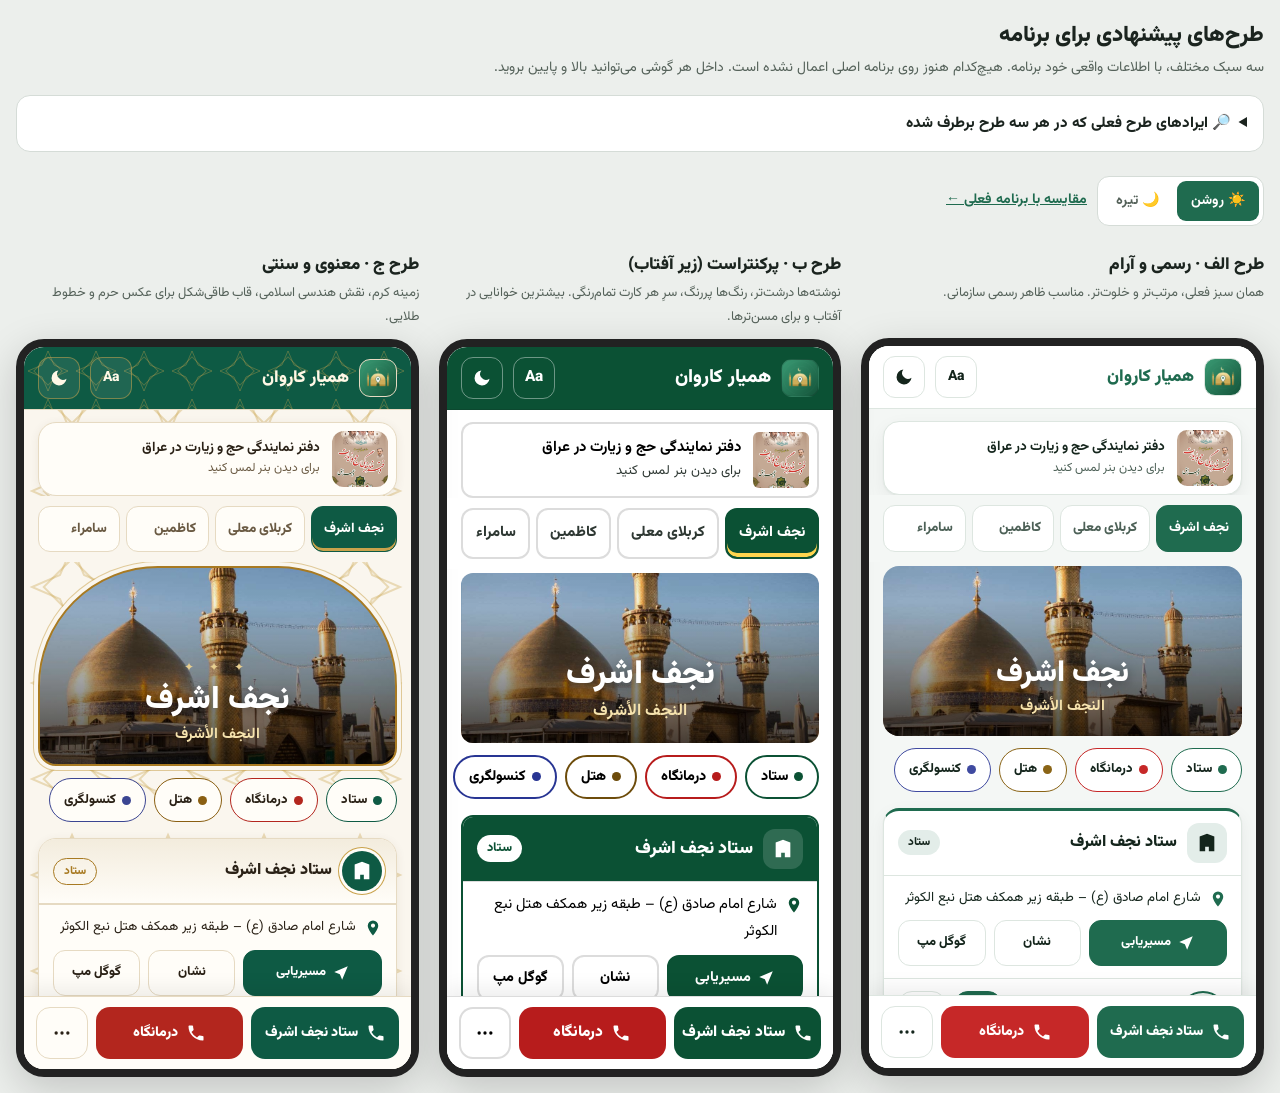
<file: redesign-preview.html>
<!DOCTYPE html>
<html lang="fa" dir="rtl">
<head>
<meta charset="UTF-8">
<meta name="viewport" content="width=device-width, initial-scale=1.0">
<title>طرح‌های پیشنهادی</title>
<meta name="robots" content="noindex">
<link rel="stylesheet" href="fonts/fonts.css">
<style>
  /* ── صفحه نمایش طرح‌ها ── */
  :root{--pg-bg:#ECEFEC;--pg-card:#fff;--pg-text:#1B241F;--pg-muted:#55625A;--pg-line:#D5DCD7;--pg-pri:#1F6B4F}
  @media (prefers-color-scheme:dark){:root{--pg-bg:#111513;--pg-card:#1A201C;--pg-text:#E9EEEA;--pg-muted:#A3B0A8;--pg-line:#2C3530;--pg-pri:#5FC39A}}
  *{box-sizing:border-box;margin:0;padding:0;-webkit-tap-highlight-color:transparent}
  body{font-family:'Vazirmatn',sans-serif;background:var(--pg-bg);color:var(--pg-text);line-height:1.8;padding:16px}
  .pg-head{max-width:1300px;margin:0 auto 14px}
  .pg-head h1{font-size:22px;font-weight:900}
  .pg-head p{color:var(--pg-muted);font-size:14px}
  .audit{max-width:1300px;margin:0 auto 16px;background:var(--pg-card);border:1px solid var(--pg-line);border-radius:14px;padding:14px 16px}
  .audit summary{cursor:pointer;font-weight:800;font-size:15px}
  .audit ol{padding-right:20px;margin-top:8px;font-size:14px}
  .audit li{margin-bottom:6px}
  .audit li b{color:var(--pg-pri)}
  .controls{max-width:1300px;margin:0 auto 16px;display:flex;gap:10px;flex-wrap:wrap;align-items:center;position:sticky;top:0;z-index:50;
    background:var(--pg-bg);padding:8px 0}
  .seg{display:flex;background:var(--pg-card);border:1px solid var(--pg-line);border-radius:12px;padding:4px;gap:4px}
  .seg button{border:none;background:none;font-family:inherit;font-size:14px;font-weight:700;padding:8px 14px;border-radius:9px;cursor:pointer;color:var(--pg-muted);min-height:40px}
  .seg button.on{background:var(--pg-pri);color:#fff}
  .controls a{color:var(--pg-pri);font-weight:700;font-size:14px}
  .frames{max-width:1300px;margin:0 auto;display:grid;grid-template-columns:repeat(3,minmax(0,1fr));gap:20px;align-items:start}
  .fr-wrap{display:none}
  .fr-wrap.on{display:block}
  @media (min-width:1240px){.fr-wrap{display:block}.seg.dirs{display:none}}
  @media (max-width:1239px){.frames{grid-template-columns:minmax(0,420px);justify-content:center}}
  .fr-title{font-weight:900;font-size:17px;margin-bottom:2px}
  .fr-desc{color:var(--pg-muted);font-size:13px;margin-bottom:10px;min-height:46px}
  .phone{height:min(780px,82vh);overflow:auto;border-radius:28px;border:8px solid #222;box-shadow:0 12px 40px rgba(0,0,0,.18);position:relative;
    scrollbar-width:none;overscroll-behavior:contain}
  .phone::-webkit-scrollbar{display:none}

  /* ══════════ مؤلفه‌های مشترک داخل گوشی ══════════ */
  .app{--fs:1;min-height:100%;background:var(--bg);color:var(--text);font-size:calc(14px * var(--fsb));position:relative;display:flex;flex-direction:column}
  .app .ink{color:var(--text)}
  .k-hq{--acc:var(--hq)}.k-clinic{--acc:var(--clinic)}.k-consulate{--acc:var(--consulate)}.k-hotel{--acc:var(--hotel)}.k-ins{--acc:var(--ins)}.k-transport{--acc:var(--transport)}
  .hdr{position:sticky;top:0;z-index:5;display:flex;align-items:center;gap:10px;padding:10px 14px;background:var(--hdr-bg);color:var(--hdr-ink);border-bottom:1px solid var(--line)}
  .hdr .logo{width:38px;height:38px;border-radius:11px;flex-shrink:0;background:#fff center/cover;border:1px solid var(--line)}
  .hdr h1{flex:1;font-size:calc(17px * var(--fsb));font-weight:900;line-height:1.3}
  .hdr h1 small{display:block;font-size:calc(11.5px * var(--fsb));font-weight:500;opacity:.8}
  .ibtn{width:42px;height:42px;border-radius:12px;border:1px solid var(--line);background:var(--card);color:var(--text);display:flex;align-items:center;justify-content:center;
    font-family:inherit;font-weight:800;font-size:calc(14px * var(--fsb));cursor:pointer}
  .ibtn svg{width:20px;height:20px}
  .search{margin:12px 14px 0;display:flex;align-items:center;gap:8px;padding:0 14px;height:48px;border-radius:var(--r);background:var(--card);border:var(--bw) solid var(--line);color:var(--muted)}
  .search svg{width:20px;height:20px;flex-shrink:0}
  .bstrip{margin:12px 14px 0;display:flex;align-items:center;gap:12px;padding:8px;border-radius:var(--r);background:var(--card);border:var(--bw) solid var(--line);box-shadow:var(--sh)}
  .bstrip img{width:56px;height:56px;border-radius:calc(var(--r) - 6px);object-fit:cover;object-position:50% 45%;flex-shrink:0}
  .bstrip b{display:block;font-size:calc(13.5px * var(--fsb));line-height:1.5}
  .bstrip span{display:block;font-size:calc(12px * var(--fsb));color:var(--muted)}
  .sec-lbl{margin:18px 16px 8px;font-size:calc(12.5px * var(--fsb));font-weight:800;color:var(--muted);display:flex;align-items:center;gap:8px}
  .sec-lbl::after{content:'';flex:1;height:1px;background:var(--line)}
  .glob{margin:0 14px;background:var(--card);border-radius:var(--r);border:var(--bw) solid var(--line);box-shadow:var(--sh);overflow:hidden}
  .grow{display:flex;align-items:center;gap:12px;padding:12px 14px;border-bottom:1px solid var(--line)}
  .grow:last-child{border-bottom:none}
  .ava{width:48px;height:48px;border-radius:50%;object-fit:cover;flex-shrink:0;border:2px solid var(--acc);background:var(--soft) center/cover}
  .ava.ph{display:flex;align-items:center;justify-content:center;color:var(--acc)}
  .ava.ph svg{width:22px;height:22px}
  .who{flex:1;min-width:0}
  .who .role{font-size:calc(12px * var(--fsb));color:var(--acc-ink);font-weight:700;line-height:1.5}
  .who .name{font-size:calc(13.5px * var(--fsb));font-weight:800;line-height:1.5}
  .who .num{font-size:calc(19px * var(--fsb));font-weight:900;letter-spacing:.5px;line-height:1.4;direction:ltr;text-align:right;color:var(--text)}
  .acts{display:flex;gap:8px;flex-shrink:0}
  .act{width:48px;height:48px;border-radius:14px;display:flex;align-items:center;justify-content:center;border:var(--bw) solid var(--line);background:var(--card);color:var(--text);cursor:pointer}
  .act svg{width:22px;height:22px}
  .act.call{background:var(--acc);border-color:var(--acc);color:#fff}
  .act.wa{color:#128C4A}
  .tabs{position:sticky;top:62px;z-index:4;display:flex;gap:6px;padding:10px 14px;background:var(--bg);overflow-x:auto;scrollbar-width:none}
  .tab{flex:1;min-width:max-content;padding:10px 12px;border-radius:12px;border:var(--bw) solid var(--line);background:var(--card);font-family:inherit;
    font-size:calc(13.5px * var(--fsb));font-weight:800;color:var(--muted);cursor:pointer;min-height:46px}
  .tab.on{background:var(--pri);border-color:var(--pri);color:#fff}
  .hero{margin:4px 14px 0;border-radius:var(--r);min-height:170px;background:#1E3A2E center/cover;position:relative;overflow:hidden;color:#fff;display:flex;flex-direction:column;
    align-items:center;justify-content:flex-end;padding:18px 14px 16px;text-align:center}
  .hero::before{content:'';position:absolute;inset:0;background:linear-gradient(180deg,rgba(0,0,0,.05) 20%,rgba(0,0,0,.72))}
  .hero>*{position:relative}
  .hero h2{font-size:calc(30px * var(--fsb));font-weight:900;line-height:1.3;text-shadow:0 2px 12px rgba(0,0,0,.4)}
  .hero .ar{font-size:calc(15px * var(--fsb));color:#F6E3AE;font-weight:700}
  .qnav{display:flex;gap:8px;padding:12px 14px 4px;overflow-x:auto;scrollbar-width:none}
  .qn{display:flex;align-items:center;gap:6px;padding:0 14px;height:44px;border-radius:100px;border:var(--bw) solid var(--acc);background:var(--card);color:var(--acc-ink);
    font-family:inherit;font-weight:800;font-size:calc(13px * var(--fsb));white-space:nowrap;cursor:pointer}
  .qn i{width:9px;height:9px;border-radius:50%;background:var(--acc)}
  .card{margin:12px 14px 0;background:var(--card);border-radius:var(--r);border:var(--bw) solid var(--line);box-shadow:var(--sh);overflow:hidden}
  .chead{display:flex;align-items:center;gap:10px;padding:12px 14px}
  .chead .cico{width:40px;height:40px;border-radius:12px;display:flex;align-items:center;justify-content:center;flex-shrink:0}
  .chead .cico svg{width:22px;height:22px}
  .chead h3{flex:1;font-size:calc(16px * var(--fsb));font-weight:900;line-height:1.5}
  .chead .tag{font-size:calc(11.5px * var(--fsb));font-weight:800;padding:2px 10px;border-radius:100px}
  .addr{display:flex;gap:8px;padding:10px 14px;border-top:1px solid var(--line);font-size:calc(13.5px * var(--fsb));line-height:1.8}
  .addr svg{width:18px;height:18px;flex-shrink:0;margin-top:4px;color:var(--acc)}
  .route{display:flex;gap:8px;padding:0 14px 12px}
  .route a{flex:1;display:flex;align-items:center;justify-content:center;gap:6px;height:46px;border-radius:12px;font-weight:800;font-size:calc(13px * var(--fsb));
    border:var(--bw) solid var(--line);color:var(--text);background:var(--card);text-decoration:none}
  .route a.go{flex:1.6;background:var(--acc);border-color:var(--acc);color:#fff}
  .route svg{width:18px;height:18px}
  .ccontacts .grow{border-top:1px solid var(--line);border-bottom:none}
  .hotel-res{display:flex;gap:12px;padding:12px 14px;border-top:1px solid var(--line);align-items:center}
  .hotel-res img{width:64px;height:64px;border-radius:12px;object-fit:cover;flex-shrink:0}
  .hotel-res b{display:block;font-size:calc(14.5px * var(--fsb));line-height:1.5}
  .hotel-res span{display:block;font-size:calc(12.5px * var(--fsb));color:var(--muted);line-height:1.6}
  .hcode{display:inline-block;margin-inline-start:6px;font-size:calc(11px * var(--fsb));font-weight:800;padding:0 8px;border-radius:6px;background:var(--soft);color:var(--acc-ink)}
  .spacer{flex:1;min-height:20px}
  .sos{position:sticky;bottom:0;z-index:5;display:flex;gap:8px;padding:10px 12px calc(10px + env(safe-area-inset-bottom));background:var(--card);border-top:1px solid var(--line);
    box-shadow:0 -6px 20px rgba(0,0,0,.08)}
  .sos a{flex:1;display:flex;align-items:center;justify-content:center;gap:8px;height:52px;border-radius:14px;color:#fff;font-weight:900;font-size:calc(14px * var(--fsb));text-decoration:none}
  .sos a svg{width:20px;height:20px}
  .sos a.hq{background:var(--hq)}.sos a.cl{background:var(--clinic)}
  .sos .more{flex:0 0 52px;background:var(--card);color:var(--text);border:var(--bw) solid var(--line)}

  /* ══════════ طرح الف — رسمی و آرام ══════════ */
  .d-a{--fsb:1;--r:16px;--bw:1px;--bg:#F4F7F5;--card:#FFFFFF;--soft:#EEF4F0;--text:#14251C;--muted:#4D6157;--line:#DDE6E0;--pri:#1F6B4F;
    --hdr-bg:#FFFFFF;--hdr-ink:#14251C;--sh:0 1px 2px rgba(20,37,28,.05),0 6px 18px rgba(20,37,28,.06);
    --hq:#1F6B4F;--clinic:#C62828;--consulate:#3F4AA0;--hotel:#8A6416;--ins:#1E63B5;--transport:#A65400;--acc-ink:var(--acc)}
  .d-a.dark{--bg:#0F1613;--card:#18221D;--soft:#1F2C25;--text:#EAF1ED;--muted:#A6B8AE;--line:#2A3831;--pri:#2E8A66;--hdr-bg:#0F1613;--hdr-ink:#EAF1ED;
    --sh:none;--hq:#2E8A66;--clinic:#D33A3A;--consulate:#4F5BC0;--hotel:#9A7420;--ins:#2A72C8;--transport:#B4610A}
  .d-a.dark .k-hq,.d-a.dark .k-clinic,.d-a.dark .k-consulate,.d-a.dark .k-hotel,.d-a.dark .k-ins,.d-a.dark .k-transport{--acc-ink:color-mix(in srgb,var(--acc) 55%,#fff)}
  .d-a .chead{border-bottom:none}
  .d-a .chead .cico{background:color-mix(in srgb,var(--acc) 12%,transparent);color:var(--acc-ink)}
  .d-a .chead .tag{background:color-mix(in srgb,var(--acc) 12%,transparent);color:var(--acc-ink)}
  .d-a .card{border-top:3px solid var(--acc)}
  .d-a .hdr h1{color:var(--pri)}
  .d-a.dark .hdr h1{color:#7FD3AE}

  /* ══════════ طرح ب — پرکنتراست (زیر آفتاب) ══════════ */
  .d-b{--fsb:1.1;--r:12px;--bw:2px;--bg:#FFFFFF;--card:#FFFFFF;--soft:#F1F3F2;--text:#000000;--muted:#2E3833;--line:#1A1A1A26;--pri:#0B5134;
    --hdr-bg:#0B5134;--hdr-ink:#FFFFFF;--sh:none;
    --hq:#0B5134;--clinic:#B71C1C;--consulate:#283593;--hotel:#6D4C0B;--ins:#0D47A1;--transport:#8A4300;--acc-ink:var(--acc)}
  .d-b.dark{--bg:#000000;--card:#0E0E0E;--soft:#1A1A1A;--text:#FFFFFF;--muted:#D6D6D6;--line:#FFFFFF40;--pri:#127A50;--hdr-bg:#0B3D27;
    --hq:#127A50;--clinic:#C62828;--consulate:#3949AB;--hotel:#8D6612;--ins:#1565C0;--transport:#A65400}
  .d-b.dark .k-hq,.d-b.dark .k-clinic,.d-b.dark .k-consulate,.d-b.dark .k-hotel,.d-b.dark .k-ins,.d-b.dark .k-transport{--acc-ink:color-mix(in srgb,var(--acc) 40%,#fff)}
  .d-b .hdr .ibtn{background:transparent;color:#fff;border-color:#FFFFFF66}
  .d-b .chead{background:var(--acc);color:#fff}
  .d-b .chead .cico{background:#FFFFFF26;color:#fff}
  .d-b .chead .tag{background:#fff;color:var(--acc)}
  .d-b .card{border-color:var(--acc)}
  .d-b .who .num{font-size:calc(22px * var(--fsb))}
  .d-b .act{width:52px;height:52px}
  .d-b .hero{border-radius:var(--r)}
  .d-b .sec-lbl{color:var(--text)}
  .d-b .tab.on{box-shadow:inset 0 -4px 0 #FFD54F}

  /* ══════════ طرح ج — معنوی و سنتی ══════════ */
  .d-c{--fsb:1;--r:18px;--bw:1px;--bg:#FAF6EE;--card:#FFFDF8;--soft:#F3ECDD;--text:#2A2116;--muted:#6A5A43;--line:#E6DAC2;--pri:#0E5A44;--gold:#A87A22;
    --hdr-bg:#0E5A44;--hdr-ink:#FFF8E6;--sh:0 2px 10px rgba(90,64,20,.08);
    --hq:#0E5A44;--clinic:#B3261E;--consulate:#3B4592;--hotel:#8A5F12;--ins:#1C5C9E;--transport:#9A4E06;--acc-ink:var(--acc);
    --pat:url("data:image/svg+xml,%3Csvg xmlns='http://www.w3.org/2000/svg' width='48' height='48' viewBox='0 0 48 48'%3E%3Cg fill='none' stroke='%23C9A24B' stroke-opacity='.35' stroke-width='1'%3E%3Cpath d='M24 4l6 14 14 6-14 6-6 14-6-14-14-6 14-6z'/%3E%3Crect x='14' y='14' width='20' height='20' transform='rotate(45 24 24)'/%3E%3C/g%3E%3C/svg%3E")}
  .d-c.dark{--bg:#14110C;--card:#1E1A13;--soft:#2A241A;--text:#F4EBDA;--muted:#C2B293;--line:#3A3122;--pri:#147358;--hdr-bg:#0B3B2D;--hdr-ink:#FFF8E6;--sh:none;
    --hq:#147358;--clinic:#C0392B;--consulate:#4A55A8;--hotel:#9C6F1C;--ins:#2468B0;--transport:#A9580C}
  .d-c.dark .k-hq,.d-c.dark .k-clinic,.d-c.dark .k-consulate,.d-c.dark .k-hotel,.d-c.dark .k-ins,.d-c.dark .k-transport{--acc-ink:color-mix(in srgb,var(--acc) 45%,#fff)}
  .d-c .hdr{background:var(--hdr-bg) var(--pat);background-size:48px}
  .d-c .hdr .ibtn{background:#FFFFFF14;color:#FFF8E6;border-color:#C9A24B88}
  .d-c .hdr h1 small{color:#E8CF8F;opacity:1}
  .d-c .hero{border-radius:120px 120px var(--r) var(--r);min-height:200px;border:2px solid var(--gold);box-shadow:0 0 0 4px var(--bg),0 0 0 5px #C9A24B88}
  .d-c .hero h2{font-size:calc(32px * var(--fsb))}
  .d-c .hero .orn{color:#E8CF8F;letter-spacing:6px;font-size:12px}
  .d-c .chead{border-bottom:1px solid var(--line);background:linear-gradient(0deg,transparent,var(--soft))}
  .d-c .chead .cico{background:var(--acc);color:#fff;border-radius:50%;box-shadow:0 0 0 3px var(--card),0 0 0 4px #C9A24B}
  .d-c .chead .tag{border:1px solid var(--gold);color:var(--gold)}
  .d-c.dark .chead .tag{color:#E2C27A;border-color:#E2C27A}
  .d-c .sec-lbl{color:var(--gold);justify-content:center}
  .d-c .sec-lbl::before{content:'';flex:1;height:1px;background:linear-gradient(90deg,transparent,var(--gold))}
  .d-c .sec-lbl::after{background:linear-gradient(90deg,var(--gold),transparent)}
  .d-c .app{background-image:var(--pat);background-size:96px}
  .d-c .tab.on{background:var(--pri);box-shadow:inset 0 -3px 0 #C9A24B}
  .d-c .card{border-color:var(--line)}
</style>
</head>
<body>
<header class="pg-head">
  <h1>طرح‌های پیشنهادی برای برنامه</h1>
  <p>سه سبک مختلف، با اطلاعات واقعی خود برنامه. هیچ‌کدام هنوز روی برنامه اصلی اعمال نشده است. داخل هر گوشی می‌توانید بالا و پایین بروید.</p>
</header>

<details class="audit">
  <summary>🔎 ایرادهای طرح فعلی که در هر سه طرح برطرف شده</summary>
  <ol>
    <li><b>بنر بالای صفحه کل صفحه اول را می‌گیرد.</b> کاربر برای رسیدن به شماره ستاد یا انتخاب شهر باید دو صفحه پایین برود. در طرح جدید بنر کامل فقط در صفحه خوش‌آمد می‌آید و بالای برنامه یک نوار کوچک است که با لمس، بنر بزرگ باز می‌شود.</li>
    <li><b>دکمه‌های پایین صفحه (QR و اشتراک‌گذاری) بهترین جای صفحه را گرفته‌اند</b>، یعنی جایی که شست راحت به آن می‌رسد. در طرح جدید آنجا دو دکمه اضطراری است: <b>تماس با ستاد</b> و <b>تماس با درمانگاه</b> همان شهری که باز است. QR و اشتراک‌گذاری به دکمه «⋯» رفته‌اند.</li>
    <li><b>بالای صفحه هنگام پایین رفتن خیلی جا می‌گیرد</b> (عنوان دو خطی + شهرها، حدود یک‌سوم صفحه). در طرح جدید یک خط است.</li>
    <li><b>کنار هر شماره یک آیکون تلفن خاکستری هست که دکمه نیست</b> و با دکمه تماس اشتباه گرفته می‌شود. در طرح جدید دکمه تماس پررنگ و رنگی است و جای عکس، آیکون آدمک است.</li>
    <li><b>بعضی رنگ‌ها زیر آفتاب خوانا نیستند:</b> نوشته‌های کم‌رنگ (مثل «آدرس») و دکمه‌های نارنجی و طلایی کمتر از حد استاندارد خوانایی‌اند. رنگ‌ها پررنگ‌تر شده‌اند.</li>
    <li><b>کارت‌های بیمه و نقل خیلی بلندند</b> (عکس بزرگ وسط کارت). در طرح جدید هر نفر یک ردیف است: عکس، نام، شماره، دکمه تماس.</li>
    <li><b>در حالت تیره، آرم سازمان یک مربع سفید خالی دیده می‌شود.</b></li>
  </ol>
</details>

<div class="controls">
  <div class="seg dirs" id="dirSeg">
    <button class="on" data-d="a">الف · رسمی</button><button data-d="b">ب · پرکنتراست</button><button data-d="c">ج · معنوی</button>
  </div>
  <div class="seg" id="modeSeg"><button class="on" data-m="light">☀️ روشن</button><button data-m="dark">🌙 تیره</button></div>
  <a href="index.html" target="_blank">مقایسه با برنامه فعلی ←</a>
</div>

<div class="frames" id="frames"></div>

<script src="data.js"></script>
<script>
const esc = s => String(s ?? '').replace(/[&<>"']/g, c => ({'&':'&amp;','<':'&lt;','>':'&gt;','"':'&quot;',"'":'&#39;'}[c]));
const I = {
  phone:'<svg viewBox="0 0 24 24" fill="currentColor"><path d="M6.6 10.8a15.1 15.1 0 006.6 6.6l2.2-2.2a1 1 0 011-.25 11.4 11.4 0 003.6.57 1 1 0 011 1V20a1 1 0 01-1 1A17 17 0 013 4a1 1 0 011-1h3.5a1 1 0 011 1c0 1.25.2 2.45.57 3.57a1 1 0 01-.25 1z"/></svg>',
  wa:'<svg viewBox="0 0 24 24" fill="currentColor"><path d="M12 2a10 10 0 00-8.6 15.1L2 22l5-1.3A10 10 0 1012 2zm5.3 14.1c-.2.6-1.3 1.2-1.8 1.2-.5.1-1 .1-3.3-.8-2.8-1.1-4.5-4-4.7-4.2-.1-.2-1.1-1.5-1.1-2.8s.7-2 1-2.3c.2-.3.5-.3.7-.3h.5c.2 0 .4 0 .6.5l.8 1.9c.1.2.1.3 0 .5l-.3.5-.4.4c-.1.1-.3.3-.1.6.2.3.8 1.3 1.7 2.1 1.1 1 2.1 1.3 2.4 1.5.3.1.5.1.6-.1l.9-1.1c.2-.3.4-.2.6-.1l1.8.9c.3.1.5.2.5.3.1.2.1.7-.1 1.3z"/></svg>',
  copy:'<svg viewBox="0 0 24 24" fill="none" stroke="currentColor" stroke-width="2"><rect x="9" y="9" width="12" height="12" rx="2"/><path d="M5 15V5a2 2 0 012-2h10"/></svg>',
  user:'<svg viewBox="0 0 24 24" fill="currentColor"><circle cx="12" cy="8" r="4"/><path d="M4 21c0-4.4 3.6-7 8-7s8 2.6 8 7z"/></svg>',
  pin:'<svg viewBox="0 0 24 24" fill="currentColor"><path d="M12 2a7 7 0 00-7 7c0 5 7 13 7 13s7-8 7-13a7 7 0 00-7-7zm0 9.5A2.5 2.5 0 1112 6a2.5 2.5 0 010 5.5z"/></svg>',
  nav:'<svg viewBox="0 0 24 24" fill="currentColor"><path d="M21 3L3 10.5l7.5 3L13.5 21z"/></svg>',
  search:'<svg viewBox="0 0 24 24" fill="none" stroke="currentColor" stroke-width="2.2"><circle cx="11" cy="11" r="7"/><path d="M20 20l-4-4"/></svg>',
  moon:'<svg viewBox="0 0 24 24" fill="currentColor"><path d="M21 12.8A9 9 0 1111.2 3a7 7 0 009.8 9.8z"/></svg>',
  hq:'<svg viewBox="0 0 24 24" fill="currentColor"><path d="M4 21V5l8-3 8 3v16h-6v-5h-4v5zm4-13h2v2H8zm6 0h2v2h-2zm-6 4h2v2H8zm6 0h2v2h-2z"/></svg>',
  cross:'<svg viewBox="0 0 24 24" fill="currentColor"><path d="M16.46 4.85A9 9 0 1 0 16.46 19.15 7.3 7.3 0 1 1 16.46 4.85Z"/></svg>',
  flag:'<svg viewBox="0 0 24 24" fill="currentColor"><path d="M3 21h18v-2H3zm2-3h2v-7H5zm4 0h2v-7H9zm4 0h2v-7h-2zm4 0h2v-7h-2zM12 2L2 8v1h20V8z"/></svg>',
  bed:'<svg viewBox="0 0 24 24" fill="currentColor"><path d="M3 18v-12h2v8h6V8h7a3 3 0 013 3v7h-2v-2H5v2zm4-6a2 2 0 110-4 2 2 0 010 4z"/></svg>',
  dots:'<svg viewBox="0 0 24 24" fill="currentColor"><circle cx="5" cy="12" r="2"/><circle cx="12" cy="12" r="2"/><circle cx="19" cy="12" r="2"/></svg>'
};
const D = CARAVAN_DATA;
const city = D.cities.find(c => c.id === 'najaf') || D.cities[0];
const hotelCity = D.cities.find(c => (c.hotels || []).some(h => h.cardImage || (h.images || []).length)) || city;
const hotels = (hotelCity.hotels || []).slice(0, 3);
const cityList = D.cities.filter(c => !c.hidden);

function contactRow(c, kind) {
  const ava = c.photo ? `<img class="ava" src="${esc(c.photo)}" alt="">` : `<div class="ava ph">${I.user}</div>`;
  return `<div class="grow k-${kind}">${ava}
    <div class="who">${c.name ? `<div class="name">${esc(c.name)}</div>` : ''}<div class="role">${esc(c.role)}</div><div class="num">${esc(c.phone)}</div></div>
    <div class="acts"><span class="act call" title="تماس">${I.phone}</span><span class="act wa" title="واتساپ">${I.wa}</span></div></div>`;
}
function card(kind, ico, tag, sec) {
  if (!sec) return '';
  return `<section class="card k-${kind}">
    <div class="chead"><div class="cico">${ico}</div><h3>${esc(sec.title)}</h3><span class="tag">${tag}</span></div>
    ${sec.address ? `<div class="addr">${I.pin}<div>${esc(sec.address)}</div></div>` : ''}
    <div class="route"><a class="go">${I.nav} مسیریابی</a><a>نشان</a><a>گوگل مپ</a></div>
    <div class="ccontacts">${(sec.contacts || []).slice(0, 3).map(c => contactRow(c, kind)).join('')}</div>
  </section>`;
}
function appHTML(dir) {
  const banner = D.site && D.site.banner && D.site.banner.image;
  const ar = (city.arabic || '').split(' · ');
  return `<div class="app">
    <div class="hdr"><div class="logo" style="background-image:url(app-icon-192.png)"></div>
      <h1>${esc(D.site?.appTitle || 'راهنمای کاروان عراق')}</h1>
      <span class="ibtn">Aa</span><span class="ibtn">${I.moon}</span></div>
    ${banner ? `<div class="bstrip"><img src="${esc(banner)}" alt=""><div><b>دفتر نمایندگی حج و زیارت در عراق</b><span>برای دیدن بنر لمس کنید</span></div></div>` : ''}
    <div class="tabs">${cityList.map(c => `<span class="tab ${c.id === city.id ? 'on' : ''}">${esc(c.name)}</span>`).join('')}</div>
    <div class="hero" style="${city.heroImage ? `background-image:url('${esc(city.heroImage)}');background-position:${city.heroFocus?.x ?? 50}% ${city.heroFocus?.y ?? 40}%` : ''}">
      ${dir === 'c' ? '<div class="orn">✦ ✦ ✦</div>' : ''}<h2>${esc(city.name)}</h2><div class="ar">${esc(ar[0] || '')}</div></div>
    <div class="qnav"><span class="qn k-hq"><i></i>ستاد</span><span class="qn k-clinic"><i></i>درمانگاه</span><span class="qn k-hotel"><i></i>هتل</span><span class="qn k-consulate"><i></i>کنسولگری</span></div>
    ${card('hq', I.hq, 'ستاد', city.hq)}
    ${card('clinic', I.cross, 'درمانگاه', city.clinic)}
    <div class="sec-lbl">برای همه شهرها</div>
    <div class="glob">${[...(D.insurance?.contacts || []).slice(0, 1).map(c => contactRow(c, 'ins')), ...(D.transport?.contacts || []).slice(0, 1).map(c => contactRow(c, 'transport'))].join('')}</div>
    <div class="sec-lbl">هتل‌های ${esc(hotelCity.name)}</div>
    <section class="card k-hotel" style="margin-top:0">
      <div class="search" style="margin:12px 14px">${I.search}<span>نام یا کد هتل...</span></div>
      ${hotels.map(h => `<div class="hotel-res">${(h.cardImage || (h.images || [])[0]) ? `<img src="${esc(h.cardImage || h.images[0])}" alt="">` : ''}
        <div><b>${esc(h.name)}${h.code ? `<span class="hcode">کد ${esc(h.code)}</span>` : ''}</b><span>${esc(h.address || '')}</span></div></div>`).join('')}
    </section>
    ${card('consulate', I.flag, 'کنسولگری', city.consulate)}
    <div class="spacer"></div>
    <nav class="sos"><a class="hq">${I.phone} ستاد ${esc(city.name)}</a><a class="cl">${I.phone} درمانگاه</a><a class="more" aria-label="بیشتر">${I.dots}</a></nav>
  </div>`;
}
const DIRS = [
  ['a', 'طرح الف · رسمی و آرام', 'همان سبز فعلی، مرتب‌تر و خلوت‌تر. مناسب ظاهر رسمی سازمانی.'],
  ['b', 'طرح ب · پرکنتراست (زیر آفتاب)', 'نوشته‌ها درشت‌تر، رنگ‌ها پررنگ، سرِ هر کارت تمام‌رنگی. بیشترین خوانایی در آفتاب و برای مسن‌ترها.'],
  ['c', 'طرح ج · معنوی و سنتی', 'زمینه کرم، نقش هندسی اسلامی، قاب طاقی‌شکل برای عکس حرم و خطوط طلایی.']
];
let mode = 'light', dir = 'a';
function draw() {
  document.getElementById('frames').innerHTML = DIRS.map(([d, t, s]) => `
    <div class="fr-wrap ${d === dir ? 'on' : ''}">
      <div class="fr-title">${t}</div><div class="fr-desc">${s}</div>
      <div class="phone d-${d} ${mode}">${appHTML(d)}</div>
    </div>`).join('');
}
document.getElementById('dirSeg').addEventListener('click', e => {
  const b = e.target.closest('button'); if (!b) return;
  dir = b.dataset.d; document.querySelectorAll('#dirSeg button').forEach(x => x.classList.toggle('on', x === b)); draw();
});
document.getElementById('modeSeg').addEventListener('click', e => {
  const b = e.target.closest('button'); if (!b) return;
  mode = b.dataset.m; document.querySelectorAll('#modeSeg button').forEach(x => x.classList.toggle('on', x === b)); draw();
});
draw();
</script>
</body>
</html>
</file>
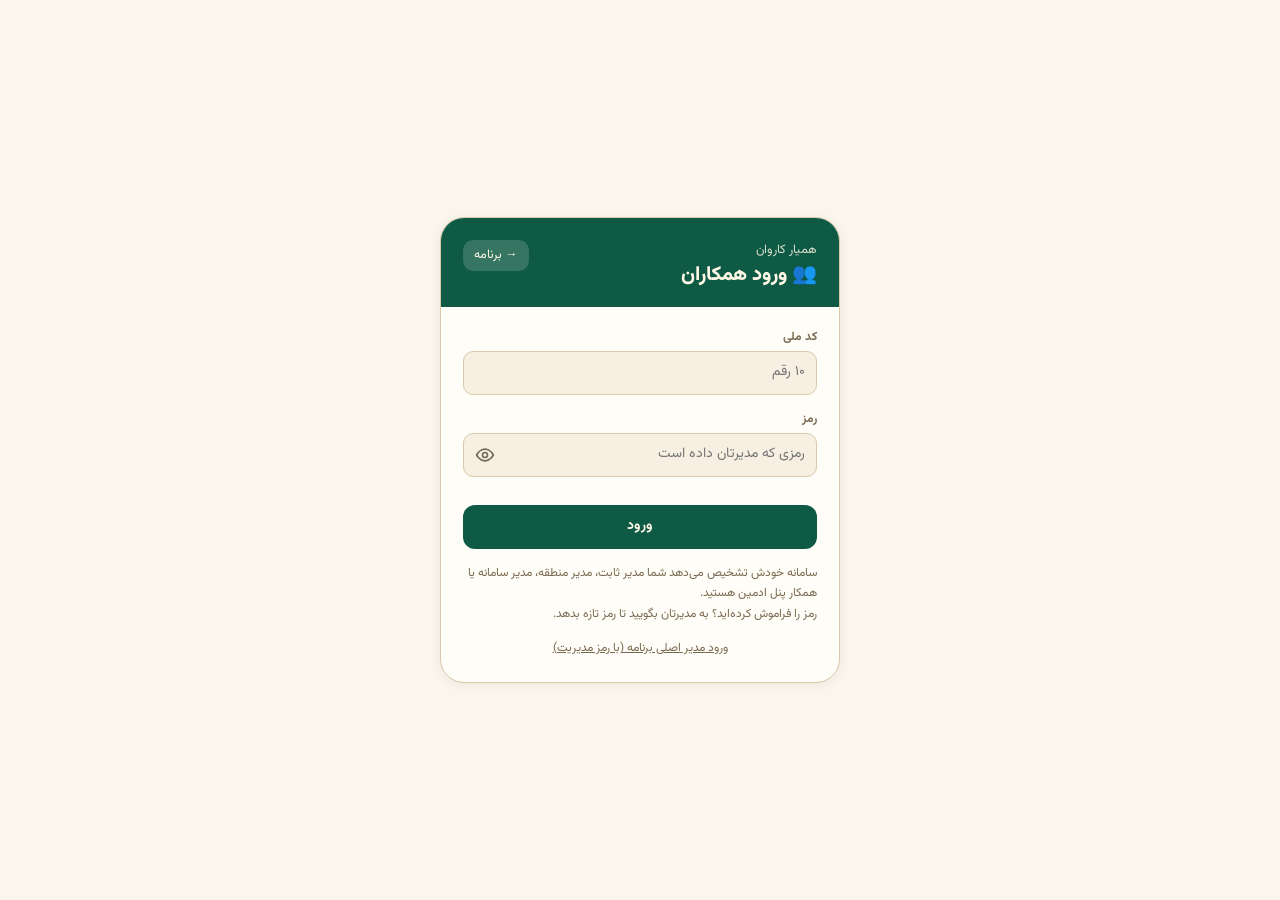
<file: team.html>
<!doctype html>
<html lang="fa" dir="rtl">
<head>
<meta charset="utf-8">
<meta name="viewport" content="width=device-width, initial-scale=1, viewport-fit=cover">
<meta name="theme-color" content="#0E5A44">
<meta http-equiv="Content-Security-Policy" content="default-src 'self'; script-src 'self'; style-src 'self' 'unsafe-inline'; img-src 'self' data: blob: https://hamyar-team.hamyar-karevan.workers.dev https://hamyar-reviews.hamyar-karevan.workers.dev; media-src 'self' blob: https://hamyar-team.hamyar-karevan.workers.dev https://hamyar-reviews.hamyar-karevan.workers.dev; connect-src 'self' https://hamyar-team.hamyar-karevan.workers.dev https://hamyar-reviews.hamyar-karevan.workers.dev; object-src 'none'; base-uri 'none'; form-action 'self'">
<title>ورود همکاران</title>
<link rel="preconnect" href="https://hamyar-team.hamyar-karevan.workers.dev" crossorigin>
<link rel="manifest" href="manifest.json">
<link rel="icon" href="app-icon-192.png">
<link rel="stylesheet" href="fonts/fonts.css">
<link rel="stylesheet" href="team.css">
<script src="team-security.js"></script>
</head>
<body>
<div id="app"><div class="empty"><span class="spin"></span>در حال بارگذاری…</div></div>
<script src="jdp.js"></script>
<script src="pw-eye.js"></script>
<script src="team-core.js"></script>
<script src="team-ops.js"></script>
<script src="team-hinfo.js"></script>
<script src="team-cos.js"></script>
<script src="team-xlsx.js"></script>
<script src="team-fm.js"></script>
<script src="team-quality.js"></script>
<script src="team-staff.js"></script>
<script src="team-region.js"></script>
<script src="team-super.js"></script>
<script src="team-bootstrap.js"></script>
</body>
</html>
</file>
<file: fonts/fonts.css>
@font-face{font-family:'Vazirmatn';font-style:normal;font-weight:100 900;font-display:swap;src:url(Vazirmatn-arabic.woff2) format('woff2');unicode-range:U+0600-06FF, U+0750-077F, U+0870-0891, U+0897-08E1, U+08E3-08FF, U+200C-200E, U+2010-2011, U+204F, U+2E41, U+FB50-FDFF, U+FE70-FE74, U+FE76-FEFC, U+102E0-102FB, U+10E60-10E7E, U+10EC2-10EC7, U+10EC9-10EEE, U+10EF0-10EFF, U+1EE00-1EE03, U+1EE05-1EE1F, U+1EE21-1EE22, U+1EE24, U+1EE27, U+1EE29-1EE32, U+1EE34-1EE37, U+1EE39, U+1EE3B, U+1EE42, U+1EE47, U+1EE49, U+1EE4B, U+1EE4D-1EE4F, U+1EE51-1EE52, U+1EE54, U+1EE57, U+1EE59, U+1EE5B, U+1EE5D, U+1EE5F, U+1EE61-1EE62, U+1EE64, U+1EE67-1EE6A, U+1EE6C-1EE72, U+1EE74-1EE77, U+1EE79-1EE7C, U+1EE7E, U+1EE80-1EE89, U+1EE8B-1EE9B, U+1EEA1-1EEA3, U+1EEA5-1EEA9, U+1EEAB-1EEBB, U+1EEF0-1EEF1}
@font-face{font-family:'Vazirmatn';font-style:normal;font-weight:100 900;font-display:swap;src:url(Vazirmatn-latin-ext.woff2) format('woff2');unicode-range:U+0100-02BA, U+02BD-02C5, U+02C7-02CC, U+02CE-02D7, U+02DD-02FF, U+0304, U+0308, U+0329, U+1D00-1DBF, U+1E00-1E9F, U+1EF2-1EFF, U+2020, U+20A0-20AB, U+20AD-20C4, U+2113, U+2C60-2C7F, U+A720-A7FF}
@font-face{font-family:'Vazirmatn';font-style:normal;font-weight:100 900;font-display:swap;src:url(Vazirmatn-latin.woff2) format('woff2');unicode-range:U+0000-00FF, U+0131, U+0152-0153, U+02BB-02BC, U+02C6, U+02DA, U+02DC, U+0304, U+0308, U+0329, U+2000-206F, U+20AC, U+2122, U+2191, U+2193, U+2212, U+2215, U+FEFF, U+FFFD}

@font-face{font-family:'Estedad';font-style:normal;font-weight:100 900;font-display:swap;src:url(Estedad-arabic.woff2) format('woff2');unicode-range:U+0600-06FF,U+0750-077F,U+0870-088E,U+0890-0891,U+0897-08E1,U+08E3-08FF,U+200C-200E,U+2010-2011,U+204F,U+2E41,U+FB50-FDFF,U+FE70-FE74,U+FE76-FEFC,U+102E0-102FB,U+10E60-10E7E,U+10EC2-10EC4,U+10EFC-10EFF,U+1EE00-1EE03,U+1EE05-1EE1F,U+1EE21-1EE22,U+1EE24,U+1EE27,U+1EE29-1EE32,U+1EE34-1EE37,U+1EE39,U+1EE3B,U+1EE42,U+1EE47,U+1EE49,U+1EE4B,U+1EE4D-1EE4F,U+1EE51-1EE52,U+1EE54,U+1EE57,U+1EE59,U+1EE5B,U+1EE5D,U+1EE5F,U+1EE61-1EE62,U+1EE64,U+1EE67-1EE6A,U+1EE6C-1EE72,U+1EE74-1EE77,U+1EE79-1EE7C,U+1EE7E,U+1EE80-1EE89,U+1EE8B-1EE9B,U+1EEA1-1EEA3,U+1EEA5-1EEA9,U+1EEAB-1EEBB,U+1EEF0-1EEF1}
@font-face{font-family:'Estedad';font-style:normal;font-weight:100 900;font-display:swap;src:url(Estedad-latin.woff2) format('woff2');unicode-range:U+0000-00FF,U+0131,U+0152-0153,U+02BB-02BC,U+02C6,U+02DA,U+02DC,U+0304,U+0308,U+0329,U+2000-206F,U+20AC,U+2122,U+2191,U+2193,U+2212,U+2215,U+FEFF,U+FFFD}
</file>
<file: team.css>
:root{
  --bg:#FAF6EE; --surface:#F3ECDD; --card:#FFFDF8; --card2:#F7F0E2;
  --ink:#2A2116; --muted:#5E4F3A; --dim:#7A6A50; --line:#E6DAC2; --line-s:#D9C9A8;
  --pri:#0E5A44; --pri-ink:#0E5A44; --pri-soft:rgba(14,90,68,.10); --on-pri:#FFF8E6;
  --brass:#8C6418; --brass-l:#C9A24B;
  --ok:#1E7D4F; --ok-soft:rgba(30,125,79,.12); --warn:#9A5F00; --warn-soft:rgba(201,140,20,.16);
  --bad:#B3261E; --bad-soft:rgba(179,38,30,.10); --info:#1C5C9E; --info-soft:rgba(28,92,158,.10);
  --shadow:0 2px 12px rgba(90,64,20,.08);
  --font:'Vazirmatn',Tahoma,'Segoe UI',sans-serif; --r:16px;
}
/* same theme as the app (🌙 button, saved in caravan-theme); light by default */
:root[data-theme="dark"]{
  --bg:#14110C; --surface:#1E1A13; --card:#221D15; --card2:#2A241A;
  --ink:#F2EAD8; --muted:#CDBE9C; --dim:#A8987A; --line:#3A3122; --line-s:#4A3F2C;
  --pri:#147358; --pri-ink:#6FD1AC; --pri-soft:rgba(26,133,102,.18);
  --brass:#D9B45F; --ok:#5BC48C; --ok-soft:rgba(91,196,140,.14); --warn:#E8B04A; --warn-soft:rgba(232,176,74,.14);
  --bad:#F07A70; --bad-soft:rgba(240,122,112,.14); --info:#7FB3EA; --info-soft:rgba(127,179,234,.14);
  --shadow:0 2px 14px rgba(0,0,0,.35); color-scheme:dark;
}
*{box-sizing:border-box}
html{direction:rtl;-webkit-text-size-adjust:100%}
body{margin:0;font-family:var(--font);background:var(--bg);color:var(--ink);line-height:1.7;font-size:14px}
button,input,select,textarea{font:inherit;color:inherit}
button{cursor:pointer}
button:disabled{opacity:.5;cursor:not-allowed}
:focus-visible{outline:2px solid var(--brass-l);outline-offset:2px}
h1,h2,h3{text-wrap:balance;margin:0;line-height:1.4}
[hidden]{display:none!important}
.num{font-variant-numeric:tabular-nums}
.muted{color:var(--muted)} .dim{color:var(--dim)}
.label{font-size:12px;font-weight:700;color:var(--dim)}
.block{display:flex;flex-direction:column;gap:8px}
.row{display:flex;gap:8px;align-items:center;flex-wrap:wrap}
.err{color:var(--bad);font-size:12.5px;font-weight:700}
.empty{color:var(--dim);font-size:13px;padding:22px 0;text-align:center}
.hint{font-size:12px;color:var(--dim);line-height:1.7;margin:0}

.chip{display:inline-flex;align-items:center;gap:6px;border:1px solid var(--line-s);background:var(--card);border-radius:999px;padding:4px 12px;font-size:12.5px;font-weight:500}
button.chip[aria-pressed="true"]{background:var(--pri);border-color:var(--pri);color:var(--on-pri)}
button.chip.bad[aria-pressed="true"]{background:var(--bad);border-color:var(--bad);color:#fff}
.cos{display:flex;flex-wrap:wrap;gap:6px}
.pill{display:inline-block;border-radius:999px;padding:1px 10px;font-size:11.5px;font-weight:700;white-space:nowrap}
.pill.ok{background:var(--ok-soft);color:var(--ok)} .pill.warn{background:var(--warn-soft);color:var(--warn)}
.pill.bad{background:var(--bad-soft);color:var(--bad)} .pill.mute{background:var(--surface);color:var(--muted)} .pill.info{background:var(--info-soft);color:var(--info)}
.btn{border:0;border-radius:12px;padding:10px 16px;font-weight:700;background:var(--pri);color:var(--on-pri)}
.btn.ghost{background:var(--surface);color:var(--ink);border:1px solid var(--line)}
.btn.okb{background:var(--ok);color:#fff}
.btn.small{padding:6px 12px;font-size:12.5px;border-radius:9px}
.btn.danger{background:transparent;color:var(--bad);border:1px solid var(--bad)}
.field{display:flex;flex-direction:column;gap:4px}
.field input,.field select,.field textarea,.inp{border:1px solid var(--line-s);background:var(--card2);border-radius:10px;padding:9px 11px;width:100%}
.toast{position:fixed;left:50%;transform:translateX(-50%);bottom:calc(18px + env(safe-area-inset-bottom,0px));z-index:60;background:var(--ink);color:var(--bg);border-radius:12px;padding:9px 16px;font-size:13px;font-weight:700;max-width:calc(100% - 32px);box-shadow:var(--shadow)}
.toast.bad{background:var(--bad);color:#fff}

/* login */
.login-wrap{min-height:100vh;display:flex;align-items:center;justify-content:center;padding:24px max(16px,env(safe-area-inset-left,0px))}
.login-card{width:100%;max-width:400px;background:var(--card);border:1px solid var(--line-s);border-radius:24px;overflow:hidden;box-shadow:var(--shadow)}
.login-head{background:var(--pri);color:var(--on-pri);padding:22px 22px 18px}
.login-head .hi{font-size:12.5px;opacity:.85}
.login-head h1{font-size:20px;font-weight:800}
.login-body{padding:20px 22px 24px;display:flex;flex-direction:column;gap:14px}
.or{display:flex;align-items:center;gap:10px;color:var(--dim);font-size:12px}
.or::before,.or::after{content:"";flex:1;height:1px;background:var(--line)}
.fp-wrap{min-height:100vh;min-height:100dvh;display:flex;flex-direction:column;justify-content:space-between;background:var(--pri);color:var(--on-pri);
  padding:calc(16px + env(safe-area-inset-top,0px)) 20px calc(22px + env(safe-area-inset-bottom,0px));text-align:center}
.fp-top{display:flex;flex-direction:column;align-items:center;gap:8px;padding-top:4vh}
.fp-top .hbtn{align-self:flex-start}
.fp-top .hi{font-size:12.5px;opacity:.8}
.fp-top h1{font-size:22px;font-weight:800}
.fp-top p{margin:0;opacity:.9;max-width:300px}
.fp-bottom{display:flex;flex-direction:column;align-items:center;gap:12px;padding-bottom:6vh}
.fp-btn{width:96px;height:96px;border-radius:50%;border:2px solid rgba(255,248,230,.55);background:rgba(255,248,230,.10);color:var(--on-pri);display:grid;place-items:center}
.fp-btn.on{animation:fp 1.2s ease-in-out infinite}
@keyframes fp{0%,100%{box-shadow:0 0 0 0 rgba(255,248,230,.45)}50%{box-shadow:0 0 0 16px rgba(255,248,230,0)}}
@media (prefers-reduced-motion:reduce){.fp-btn.on{animation:none}}
.fp-msg{font-size:14px;font-weight:700;min-height:1.5em}
.fp-alt{background:none;border:0;color:var(--on-pri);text-decoration:underline;opacity:.9;padding:8px}
.bio{display:flex;align-items:center;justify-content:center;gap:8px;border:1.5px solid var(--pri);color:var(--pri-ink);background:var(--pri-soft);border-radius:12px;padding:10px;font-weight:800}

/* app shell */
.app-head{position:sticky;top:0;z-index:5;background:var(--pri);color:var(--on-pri);
  padding:calc(12px + env(safe-area-inset-top,0px)) max(16px,env(safe-area-inset-right,0px)) 12px max(16px,env(safe-area-inset-left,0px))}
.app-head .in{max-width:760px;margin:0 auto;display:flex;align-items:center;gap:10px}
.app-head .t{flex:1;min-width:0}
.app-head .hi{font-size:12px;opacity:.85}
.app-head h1{font-size:17px;font-weight:800;overflow:hidden;text-overflow:ellipsis;white-space:nowrap}
.app-head .meta{font-size:12px;opacity:.92;display:flex;gap:4px 10px;flex-wrap:wrap}
.hbtn{border:0;background:rgba(255,255,255,.16);color:var(--on-pri);border-radius:10px;padding:5px 11px;font-size:12.5px;white-space:nowrap}
.page{max-width:760px;margin:0 auto;padding:14px max(16px,env(safe-area-inset-right,0px)) 30px max(16px,env(safe-area-inset-left,0px));display:flex;flex-direction:column;gap:14px}

.stats3{display:grid;grid-template-columns:repeat(3,1fr);gap:8px}
.stats3 div{background:var(--card);border:1px solid var(--line);border-radius:12px;padding:8px;text-align:center;display:flex;flex-direction:column}
.stats3 b{font-size:20px;font-weight:800;line-height:1.3}
.stats3 span{font-size:11.5px;color:var(--muted)}
.hotel-h{display:flex;justify-content:space-between;align-items:baseline;gap:8px;padding-top:4px}
.hotel-h h3{font-size:15px;font-weight:800}
.entry{border:1px solid var(--line);border-radius:14px;padding:10px 12px;background:var(--card);display:grid;grid-template-columns:minmax(0,1fr) auto;gap:2px 10px;text-align:right;width:100%;align-items:center}
.entry:hover{border-color:var(--line-s);background:var(--card2)}
.entry .co{font-weight:700;font-size:14px}
.entry .d{font-size:12px;color:var(--muted);grid-column:1}
.entry .st{grid-row:1/3;grid-column:2;display:flex;flex-direction:column;align-items:flex-end;gap:3px}
.bulk{display:flex;justify-content:space-between;align-items:center;gap:10px;background:var(--ok-soft);border-radius:14px;padding:10px 12px;font-size:12.5px;flex-wrap:wrap}
.sec{border:1px solid var(--line);border-radius:16px;overflow:hidden;background:var(--card)}
.sec-h{display:flex;align-items:center;justify-content:space-between;gap:8px;padding:9px 12px;background:var(--card2)}
.sec-h h3{font-size:15px;font-weight:800}
.sec-b{padding:10px;display:flex;flex-direction:column;gap:8px}
.q{border:1px solid var(--line);border-radius:12px;padding:9px 11px;background:var(--card);display:flex;flex-direction:column;gap:8px}
.q.isbad{border-color:var(--bad)}
.q.isgood{border-color:color-mix(in srgb,var(--ok) 40%,var(--line))}
.q-t{display:flex;gap:8px;align-items:flex-start;font-weight:500;font-size:14px;line-height:1.6}
.q-t .e{font-size:17px;line-height:1.35}
.ans{display:flex;gap:5px;flex-wrap:wrap}
.ans button{flex:1 1 0;min-width:52px;border:1px solid var(--line-s);background:var(--card2);border-radius:10px;padding:4px 2px;font-size:12px;display:flex;flex-direction:column;align-items:center;line-height:1.3}
.ans button .em{font-size:19px}
.ans button[aria-pressed="true"].g{background:var(--ok);border-color:var(--ok);color:#fff}
.ans button[aria-pressed="true"].m{background:var(--warn);border-color:var(--warn);color:#fff}
.ans button[aria-pressed="true"].b{background:var(--bad);border-color:var(--bad);color:#fff}
.ans button[aria-pressed="true"].n{background:var(--muted);border-color:var(--muted);color:var(--card)}
.ans.yn button,.ans.ch button{flex-direction:row;justify-content:center;gap:5px;padding:8px 6px;font-size:13px}
.defect{border-top:1px dashed var(--line-s);padding-top:8px;display:flex;flex-direction:column;gap:10px}
.defect .cos .chip{font-size:12.5px;padding:4px 11px}
.res{display:grid;grid-template-columns:repeat(3,1fr);gap:5px}
.res button{border:1px solid var(--line-s);background:var(--card2);border-radius:10px;padding:7px 2px;font-size:12.5px;font-weight:700}
.res button[aria-pressed="true"].ok{background:var(--ok);border-color:var(--ok);color:#fff}
.res button[aria-pressed="true"].warn{background:var(--warn);border-color:var(--warn);color:#fff}
.res button[aria-pressed="true"].bad{background:var(--bad);border-color:var(--bad);color:#fff}
.voice{position:relative}
.voice textarea,.voice input{width:100%;border:1px solid var(--line-s);background:var(--card);border-radius:10px;padding:8px 10px 8px 48px;line-height:1.7;min-height:42px}
.voice textarea{min-height:70px;resize:vertical}
.mic{position:absolute;left:5px;bottom:5px;width:36px;height:36px;border-radius:50%;border:0;background:var(--pri);color:var(--on-pri);font-size:15px;display:grid;place-items:center}
.mic.on{background:var(--bad);animation:pulse 1.1s infinite}
@keyframes pulse{0%{box-shadow:0 0 0 0 rgba(179,38,30,.45)}100%{box-shadow:0 0 0 10px rgba(179,38,30,0)}}
@media (prefers-reduced-motion:reduce){.mic.on{animation:none}}
.media-row{display:flex;gap:6px;flex-wrap:wrap;align-items:center}
.add-media{border:1.5px dashed var(--line-s);background:var(--card2);border-radius:10px;padding:6px 11px;font-size:12.5px;cursor:pointer}
.add-media input{display:none}
.thumb{width:80px;border-radius:9px;overflow:hidden;border:1px solid var(--line);background:var(--surface);font-size:10.5px;position:relative}
.thumb img,.thumb video,.thumb .ph{width:80px;height:60px;object-fit:cover;display:block}
.thumb .ph{display:grid;place-items:center;font-size:11px;color:var(--muted);text-align:center;padding:2px}
.thumb .sz{padding:1px 4px;line-height:1.5}
.thumb .sz b{color:var(--ok)}
.thumb .x{position:absolute;top:2px;left:2px;width:20px;height:20px;border-radius:50%;border:0;background:rgba(0,0,0,.55);color:#fff;font-size:10px;line-height:1}
.prog{height:4px;background:var(--surface)} .prog i{display:block;height:100%;background:var(--pri)}
.send-bar{position:sticky;bottom:0;z-index:4;background:var(--card);border-top:1px solid var(--line);
  padding:10px max(16px,env(safe-area-inset-right,0px)) calc(10px + env(safe-area-inset-bottom,0px)) max(16px,env(safe-area-inset-left,0px))}
.send-bar .in{max-width:760px;margin:0 auto;display:flex;gap:10px;align-items:center}
.send-bar .btn{flex:1;padding:12px}
.tally{font-size:12.5px;font-weight:700}
.thread{display:flex;flex-direction:column;gap:6px}
.msg{border-radius:12px;padding:7px 11px;font-size:13px;max-width:92%}
.msg.me{background:var(--pri-soft);align-self:flex-start}
.msg.them{background:var(--info-soft);align-self:flex-end}
.msg .who{font-size:11px;font-weight:700;color:var(--dim)}
.reply{display:flex;gap:6px}
.reply input{flex:1;border:1px solid var(--line-s);background:var(--card);border-radius:10px;padding:7px 10px;min-width:0}
.card{background:var(--card);border:1px solid var(--line);border-radius:var(--r);padding:14px;display:flex;flex-direction:column;gap:12px;min-width:0}
.card-h{display:flex;justify-content:space-between;align-items:center;gap:10px;flex-wrap:wrap}
.card-h h2{font-size:15px;font-weight:800}
.temp-pw{background:var(--warn-soft);border-radius:12px;padding:10px 12px;font-size:13px}
.temp-pw b{font-size:16px;letter-spacing:2px}

/* zoom viewer */
.zv{position:fixed;inset:0;z-index:50;background:rgba(10,8,5,.94);display:flex;flex-direction:column}
.zv-top{display:flex;justify-content:space-between;align-items:center;gap:8px;color:#f5ecd9;font-size:13px;
  padding:calc(10px + env(safe-area-inset-top,0px)) max(16px,env(safe-area-inset-left,0px)) 10px max(16px,env(safe-area-inset-right,0px))}
.zv-top .tools{display:flex;gap:6px}
.zv-top button{border:0;background:rgba(255,255,255,.14);color:#fff;border-radius:9px;min-width:38px;height:36px;font-size:16px;padding:0 10px}
.zv-stage{flex:1;overflow:hidden;position:relative;touch-action:none;cursor:grab}
.zv-stage.drag{cursor:grabbing}
.zv-stage img{position:absolute;top:0;left:0;transform-origin:0 0;user-select:none;-webkit-user-drag:none;max-width:none}
.zv-hint{color:#cdbf9f;font-size:12px;text-align:center;padding:8px 16px calc(10px + env(safe-area-inset-bottom,0px))}

/* ── region / system manager panels ── */
/* region panel: wide layout, tabs, tables */
.top{position:sticky;top:0;z-index:5;background:var(--bg);border-bottom:1px solid var(--line);
  padding:calc(10px + env(safe-area-inset-top,0px)) max(16px,env(safe-area-inset-right,0px)) 8px max(16px,env(safe-area-inset-left,0px))}
.top .in{max-width:1280px;margin:0 auto;display:flex;flex-wrap:wrap;align-items:center;gap:10px 18px}
.brand{display:flex;align-items:center;gap:10px;flex:1 1 240px;min-width:0}
.brand > div{flex:1 1 auto;min-width:0}
.brand-mark{width:38px;height:38px;border-radius:11px;background:var(--pri);color:var(--on-pri);display:grid;place-items:center;font-weight:800;font-size:17px;flex:none}
.brand h1{font-size:16px;font-weight:800}
.brand p{margin:0;color:var(--muted);font-size:12px}
.tabs{display:flex;background:var(--surface);border:1px solid var(--line);border-radius:12px;padding:3px;gap:2px;flex-wrap:wrap}
.tabs button{border:0;background:transparent;padding:6px 12px;border-radius:9px;font-weight:700;font-size:13px;color:var(--muted)}
.tabs button[aria-selected="true"]{background:var(--card);color:var(--pri-ink);box-shadow:var(--shadow)}
.wrap{max-width:1280px;margin:0 auto;padding:16px max(16px,env(safe-area-inset-right,0px)) 40px max(16px,env(safe-area-inset-left,0px));display:flex;flex-direction:column;gap:18px}
.kpis{display:grid;grid-template-columns:repeat(5,minmax(0,1fr));gap:12px}
.kpis.k6{grid-template-columns:repeat(6,minmax(0,1fr))}
.kpi{background:var(--card);border:1px solid var(--line);border-radius:var(--r);padding:12px 14px;display:flex;flex-direction:column;gap:2px}
.kpi .v{font-size:25px;font-weight:800;line-height:1.2}
.kpi .k{font-size:12px;color:var(--muted)}
.kpi .bar{height:5px;border-radius:3px;background:var(--surface);overflow:hidden;margin-top:4px}
.kpi .bar i{display:block;height:100%;background:var(--ok)}
.filters{display:flex;gap:6px;flex-wrap:wrap;align-items:center}
.filters select,.sel{border:1px solid var(--line-s);background:var(--card2);border-radius:9px;padding:5px 8px;font-size:12.5px;max-width:220px}
.tbl-wrap{overflow-x:auto}
table{border-collapse:collapse;width:100%;font-size:12.5px}
th{text-align:right;font-weight:700;color:var(--dim);font-size:11.5px;padding:6px 8px;border-bottom:1px solid var(--line-s);white-space:nowrap}
td{padding:7px 8px;border-bottom:1px solid var(--line);vertical-align:top}
td input{border:1px solid var(--line-s);background:var(--card2);border-radius:8px;padding:5px 8px;width:100%;min-width:120px}
tr.click{cursor:pointer} tr.click:hover td{background:var(--card2)}
tr[aria-current="true"] td{background:var(--pri-soft)}
.mbar{display:flex;height:8px;border-radius:4px;overflow:hidden;background:var(--surface);min-width:90px}
.mbar i{display:block;height:100%}
.dgrid{display:grid;grid-template-columns:minmax(0,1.5fr) minmax(0,1fr);gap:18px;align-items:start}
.dgrid .detail{position:sticky;top:120px;max-height:calc(100vh - 140px);overflow:auto}
.two{display:grid;grid-template-columns:1fr 1fr;gap:18px}
.hbars{display:flex;flex-direction:column;gap:7px}
.hb{display:grid;grid-template-columns:minmax(0,160px) minmax(0,1fr) 34px;gap:8px;align-items:center;font-size:12.5px}
.hb .tr{height:12px;background:var(--surface);border-radius:4px;overflow:hidden;display:flex}
.hb .tr i{display:block;height:100%}
.hb .lab{overflow:hidden;text-overflow:ellipsis;white-space:nowrap}
.legend{display:flex;gap:12px;flex-wrap:wrap;font-size:11.5px;color:var(--muted)}
.legend i{display:inline-block;width:10px;height:10px;border-radius:3px;margin-inline-end:4px;vertical-align:-1px}
.gal{display:flex;gap:8px;flex-wrap:wrap}
.gal button{border:1px solid var(--line);padding:0;border-radius:10px;overflow:hidden;background:var(--surface);position:relative}
.gal img,.gal video{width:128px;height:94px;object-fit:cover;display:block}
.gal video{width:220px;height:auto;max-height:160px;border-radius:10px;background:#000}
.gal .zoom-ic{position:absolute;bottom:4px;left:4px;background:rgba(0,0,0,.6);color:#fff;font-size:11px;border-radius:6px;padding:0 6px}
.kv{display:grid;grid-template-columns:110px minmax(0,1fr);gap:4px 10px;font-size:13px;margin:0}
.kv dt{color:var(--dim);font-size:12px} .kv dd{margin:0}
.file{border:1.5px dashed var(--line-s);background:var(--card2);border-radius:10px;padding:8px 14px;cursor:pointer;font-weight:700;display:inline-block}
.file input{display:none}
/* builder */
.bd{display:grid;grid-template-columns:minmax(0,290px) minmax(0,1fr) minmax(0,380px);gap:18px;align-items:start}
.tree{display:flex;flex-direction:column;gap:10px}
.tree .s{display:flex;flex-direction:column;gap:2px}
.tree .s-h{display:flex;align-items:center;gap:4px;font-weight:800;font-size:13.5px}
.tree .s-h input{border:1px solid transparent;background:transparent;font-weight:800;padding:2px 4px;border-radius:6px;min-width:0;flex:1}
.tree .s-h input.em{flex:0 0 34px;text-align:center}
.tree .s-h input:hover,.tree .s-h input:focus{border-color:var(--line-s);background:var(--card2)}
.tree .s-h button{border:0;background:transparent;color:var(--dim);font-size:12px;padding:2px 4px}
.tq{border:0;background:transparent;text-align:right;padding:4px 8px;border-radius:8px;font-size:12.5px;display:flex;gap:6px;width:100%}
.tq[aria-current="true"]{background:var(--pri-soft);color:var(--pri-ink);font-weight:700}
.tq:hover{background:var(--surface)}
.addq{border:1px dashed var(--line-s);background:transparent;border-radius:8px;padding:3px 8px;font-size:12px;color:var(--muted);align-self:flex-start}
.f-row{display:grid;grid-template-columns:70px 1fr;gap:10px}
.types{display:grid;grid-template-columns:repeat(3,minmax(0,1fr));gap:6px}
.types button{border:1px solid var(--line-s);background:var(--card2);border-radius:10px;padding:7px;text-align:right;display:flex;flex-direction:column;gap:2px}
.types button b{font-size:12.5px}
.types button span{font-size:11px;color:var(--muted);line-height:1.5}
.types button[aria-pressed="true"]{border-color:var(--pri);background:var(--pri-soft)}
.chips-edit{display:flex;flex-wrap:wrap;gap:6px;align-items:center}
.chips-edit .chip button{border:0;background:transparent;padding:0;font-size:12px;color:var(--dim)}
.chips-edit input{border:1px dashed var(--line-s);background:transparent;border-radius:999px;padding:3px 12px;font-size:12.5px;width:180px}
.seg2{display:flex;gap:5px}
.seg2 button{flex:1;border:1px solid var(--line-s);background:var(--card2);border-radius:9px;padding:6px;font-weight:700;font-size:12.5px}
.seg2 button[aria-pressed="true"]{background:var(--pri);color:var(--on-pri);border-color:var(--pri)}
.preview{border:1px solid var(--line-s);border-radius:22px;padding:12px;background:var(--card);display:flex;flex-direction:column;gap:8px}
.dirty{color:var(--warn);font-size:12.5px;font-weight:700}
@media (max-width:1100px){
  .bd{grid-template-columns:minmax(0,1fr) minmax(0,1fr)} .bd .tree-panel{grid-column:1/-1}
  .kpis,.kpis.k6{grid-template-columns:repeat(3,minmax(0,1fr))}
  .dgrid{grid-template-columns:minmax(0,1fr)} .dgrid .detail{position:static;max-height:none}
}
@media (max-width:760px){
  .bd{grid-template-columns:minmax(0,1fr)} .types{grid-template-columns:minmax(0,1fr)}
  .kpis,.kpis.k6{grid-template-columns:repeat(2,minmax(0,1fr))} .two{grid-template-columns:minmax(0,1fr)}
}

/* نشانگر «سامانه در حال کار است» */
#busy[hidden]{display:none}
.busy-bar{position:fixed;top:0;left:0;right:0;height:3px;z-index:70;overflow:hidden;background:var(--pri-soft)}
.busy-bar i{position:absolute;top:0;bottom:0;width:35%;background:var(--pri);animation:busyBar 1.1s ease-in-out infinite}
@keyframes busyBar{0%{right:-35%}100%{right:100%}}
.busy-pill{position:fixed;left:50%;transform:translateX(-50%);bottom:calc(70px + env(safe-area-inset-bottom,0px));z-index:70;display:flex;align-items:center;gap:8px;
  background:var(--ink,#1a1a1a);color:var(--bg,#fff);border-radius:100px;padding:9px 16px;font-size:13px;font-weight:700;box-shadow:var(--shadow);max-width:calc(100% - 32px)}
.busy-hg{display:inline-block;animation:busyHg 1.6s ease-in-out infinite}
@keyframes busyHg{0%,40%{transform:rotate(0)}50%,90%{transform:rotate(180deg)}100%{transform:rotate(360deg)}}
.spin{display:inline-block;width:18px;height:18px;border:2.5px solid var(--line,#ccc);border-top-color:var(--pri);border-radius:50%;animation:spin .8s linear infinite;vertical-align:-4px;margin-inline-end:8px}
@keyframes spin{to{transform:rotate(360deg)}}
@media (prefers-reduced-motion:reduce){.busy-bar i,.busy-hg,.spin{animation-duration:3s}}
.city-h{font-size:17px;margin:8px 2px -2px;display:flex;align-items:center;gap:8px}
/* رنگ ثابت هر شهر: نجف، کربلا، کاظمین، سامراء */
:root{--cc0:#1E7D4F;--cc1:#A3322B;--cc2:#1C5C9E;--cc3:#6B3FA0;--gold:#8C6418;--gold-soft:rgba(201,162,75,.20)}
@media (prefers-color-scheme:dark){:root:not([data-theme="light"]){--cc0:#5BC48C;--cc1:#F07A70;--cc2:#7FB3EA;--cc3:#B99AE8;--gold:#E3BE68;--gold-soft:rgba(217,180,95,.18)}}
:root[data-theme="dark"]{--cc0:#5BC48C;--cc1:#F07A70;--cc2:#7FB3EA;--cc3:#B99AE8;--gold:#E3BE68;--gold-soft:rgba(217,180,95,.18)}
.cc0{--c:var(--cc0)} .cc1{--c:var(--cc1)} .cc2{--c:var(--cc2)} .cc3{--c:var(--cc3)}
.city-h i,.ctag i,.city-tabs button i{display:inline-block;width:10px;height:10px;border-radius:50%;background:var(--c,var(--dim));flex:none}
.city-h{color:var(--c,var(--ink));border-bottom:2px solid var(--c,var(--line));padding-bottom:4px}
.ctag{display:inline-flex;align-items:center;gap:5px;font-size:12px;font-weight:700;color:var(--c);white-space:nowrap}
.city-tabs{display:flex;gap:8px;flex-wrap:wrap;padding:2px 2px 6px}
.city-tabs button{flex:none;display:inline-flex;align-items:center;gap:7px;border:1.5px solid var(--line-s);background:var(--card);color:var(--ink);border-radius:14px;padding:9px 14px;font-weight:800;font-size:14px}
.city-tabs button .n{font-size:11.5px;font-weight:500;color:var(--dim)}
.city-tabs button .ob{background:var(--bad);color:#fff;border-radius:999px;padding:0 7px;font-size:11.5px;font-weight:800}
.city-tabs button[aria-pressed="true"]{border-color:var(--c,var(--pri));box-shadow:inset 0 -3px 0 var(--c,var(--pri));background:var(--card2)}
.card.rg{border-inline-start:5px solid var(--c,var(--line))}
.rg-stats{display:flex;flex-wrap:wrap;gap:6px 16px;font-size:13px}
.rg-stats .bad{color:var(--bad);font-weight:700}
.rg-grid{display:grid;grid-template-columns:repeat(3,minmax(0,1fr));gap:10px}
.rg-sec{background:var(--card2);border:1px solid var(--line);border-radius:12px;padding:10px 12px;min-width:0;border-top:3px solid var(--sc)}
.rg-sec.reg{--sc:var(--info)} .rg-sec.fm{--sc:var(--ok)} .rg-sec.st{--sc:var(--warn)}
.rg-sec h3{margin:0 0 6px;font-size:13.5px;font-weight:800}
.rg-sec ul,.lead-list{list-style:none;margin:0;padding:0;display:flex;flex-direction:column;gap:5px}
.rg-sec li{display:flex;justify-content:space-between;align-items:center;gap:8px;font-size:13px;flex-wrap:wrap}
.rg-sec .pn{min-width:0;overflow-wrap:anywhere} .rg-sec .pm{display:inline-flex;align-items:center;gap:6px;font-size:12px;color:var(--muted);white-space:nowrap}
.rg-edit summary{cursor:pointer;font-size:12.5px;color:var(--dim);font-weight:700}
.rg-edit .row{margin-top:8px}
.rb{display:inline-block;border-radius:999px;padding:1px 9px;font-size:11.5px;font-weight:800;white-space:nowrap}
.rb.sm{font-size:10.5px;padding:0 7px}
.rb.lead{background:var(--gold-soft);color:var(--gold)} .rb.reg{background:var(--info-soft);color:var(--info)} .rb.fm{background:var(--ok-soft);color:var(--ok)} .rb.sys{background:var(--surface);color:var(--muted)}
.card.leads{border-color:var(--gold);background:linear-gradient(0deg,var(--card),var(--gold-soft))}
.lead-list li{font-size:13.5px;display:flex;flex-wrap:wrap;align-items:center;gap:6px}
details.setx>summary{cursor:pointer;display:flex;align-items:center;gap:10px;flex-wrap:wrap;list-style:none}
details.setx>summary::-webkit-details-marker{display:none}
details.setx>summary h2{font-size:15px;font-weight:800;margin:0}
details.setx>summary::after{content:"";width:8px;height:8px;border-left:2px solid var(--dim);border-bottom:2px solid var(--dim);transform:rotate(-45deg);margin-inline-start:auto;transition:transform .2s}
details.setx[open]>summary::after{transform:rotate(135deg)}
details.setx .card{background:var(--card2)}
@media (max-width:820px){.rg-grid{grid-template-columns:minmax(0,1fr)}}
/* سؤال «نام نفر» (فرم‌ساز ← مثلاً کدام آشپز) */
.pk-ed{gap:6px}.pk-row{display:flex;flex-wrap:wrap;gap:6px;align-items:center;font-size:13px}.pk-row select{width:auto;min-width:0}
.q .pick{background:var(--card2);border-radius:10px;padding:8px}.q .pick .pk-q{max-width:260px}
label.row>input[type=checkbox]{width:auto;flex:none;margin:0}.pk-ed label.row{flex-wrap:nowrap;align-items:center;gap:8px}
/* مدیر منطقه: دسترسی‌ها، تعویض دوره، سابقه */
.rg-mg{margin-top:10px;border-top:1px dashed var(--line);padding-top:8px}
.rg-mg summary{cursor:pointer;font-size:13px;font-weight:800;color:var(--ink)}
.rg-mg h4{font-size:13.5px;margin:12px 0 6px}
.mg-row{padding:8px 10px;border-radius:10px;background:var(--card2);margin-top:8px}
.mg-new{margin-top:10px;padding:10px;border-radius:12px;border:1px solid var(--line)}
.pchk{display:inline-flex;align-items:center;gap:6px;font-size:13px;cursor:pointer;margin-inline-end:10px}
.pchk input{width:18px;height:18px}
.pcs{display:inline-flex;gap:4px;flex-wrap:wrap;margin-inline-start:4px}
.pc{font-size:11px;padding:1px 7px;border-radius:100px;white-space:nowrap}
.pc.on{background:color-mix(in srgb,var(--ok) 16%,transparent);color:var(--ok)}.pc.off{background:color-mix(in srgb,var(--bad) 14%,transparent);color:var(--bad)}
.terms{margin:0;padding-inline-start:18px;font-size:13px;line-height:1.9}
/* راهنما */
.guide h2{font-size:17px}.guide h3{font-size:15px;margin:16px 0 6px}
.guide ol,.guide ul{padding-inline-start:20px;line-height:2;font-size:14px}
.guide .tip{background:var(--card2);border-radius:10px;padding:8px 12px;font-size:13.5px;line-height:1.9}
.guide details{border:1px solid var(--line);border-radius:12px;padding:8px 12px;margin:8px 0}
.guide summary{cursor:pointer;font-weight:800;font-size:14.5px}
@media print{header.top,.guide .noprint{display:none}.guide details{border:none}.guide details>*{display:block}}
/* همه‌ی کاربران: دکمه‌ها در ستون خودشان می‌شکنند تا جدول از صفحه بیرون نزند */
.u-act{flex-wrap:wrap;gap:5px;min-width:170px;max-width:240px}
.u-act .btn,.u-pw .btn{white-space:nowrap}
.u-pw{flex-wrap:nowrap;gap:5px}
.u-pw input{width:110px;min-width:0}
/* همه‌ی دکمه‌های «خروجی اکسل»: سبز با آیکون اکسل */
.btn.xl{background:#1D6F42;color:#fff;border:0;display:inline-flex;align-items:center;gap:6px}
.btn.xl:hover{background:#185C37}
.btn.xl:disabled{opacity:.6}
.btn.xl .xl-i{flex:none}
</file>
